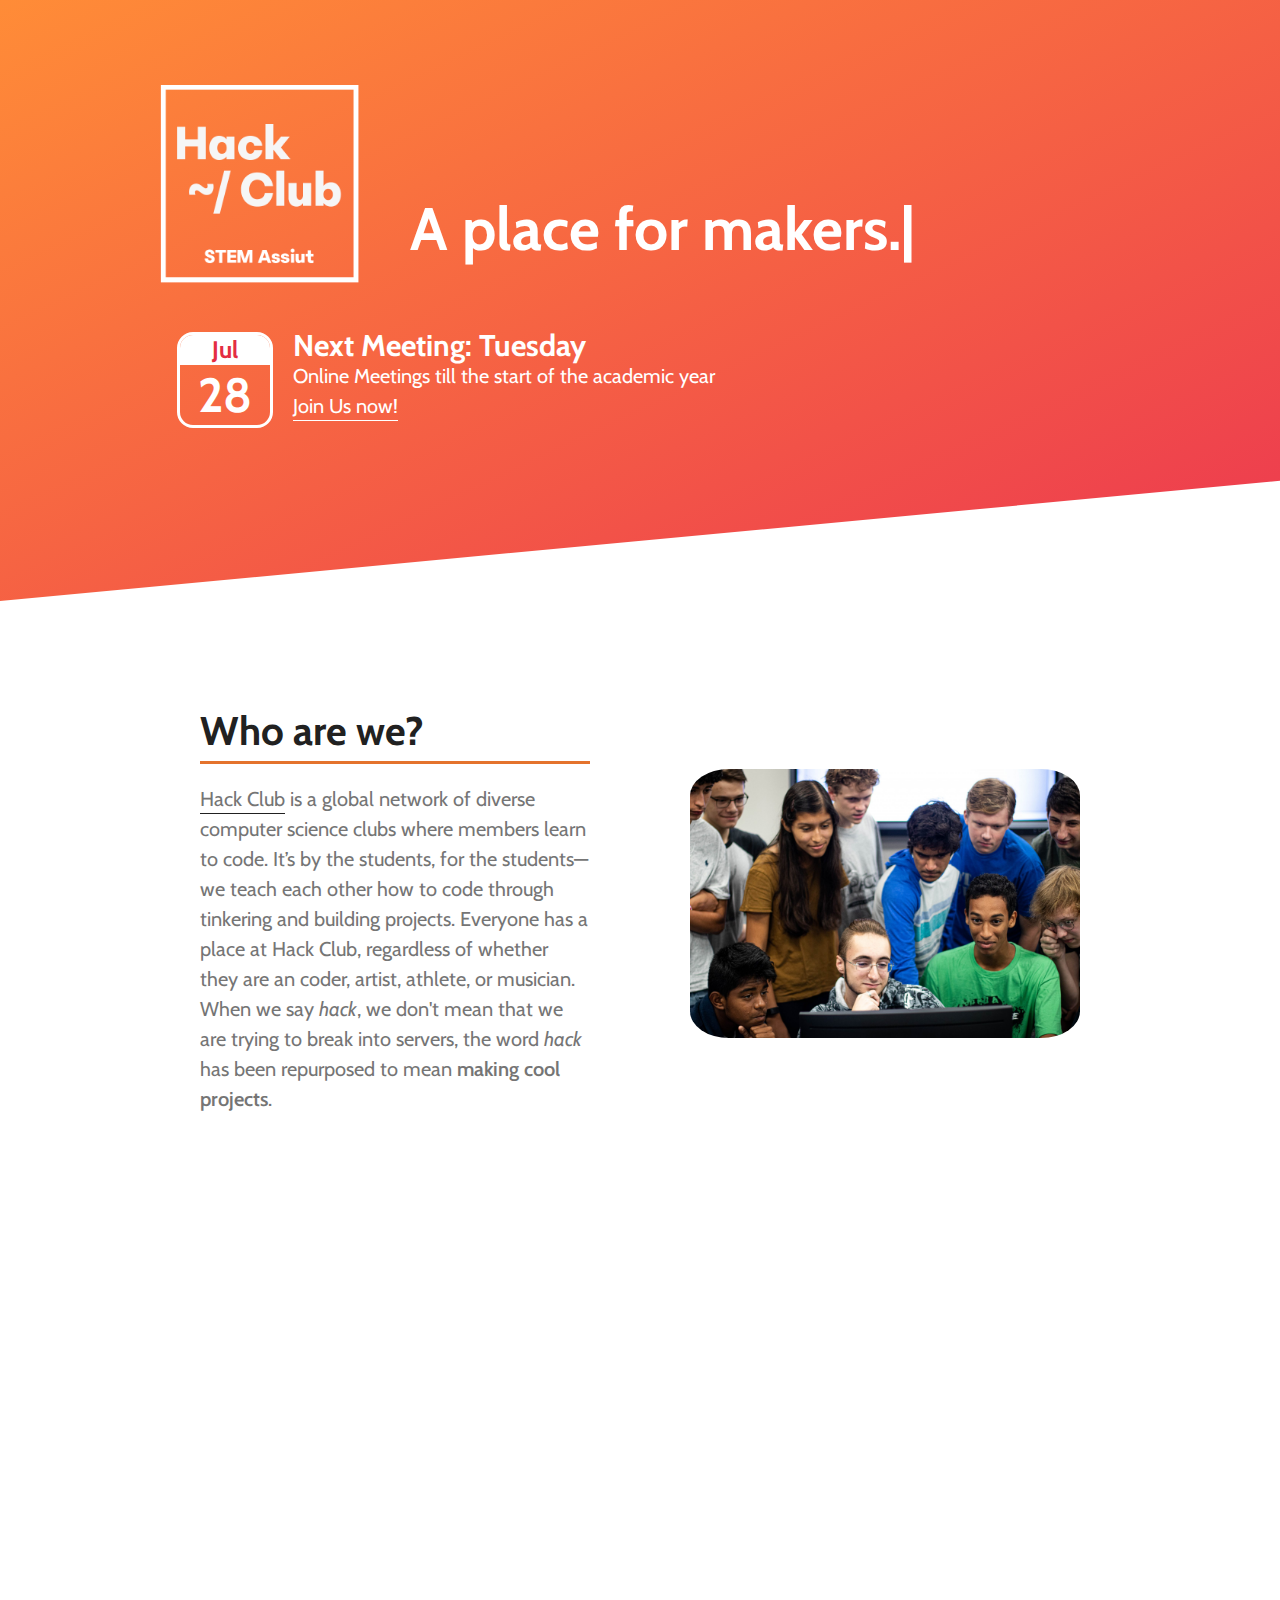
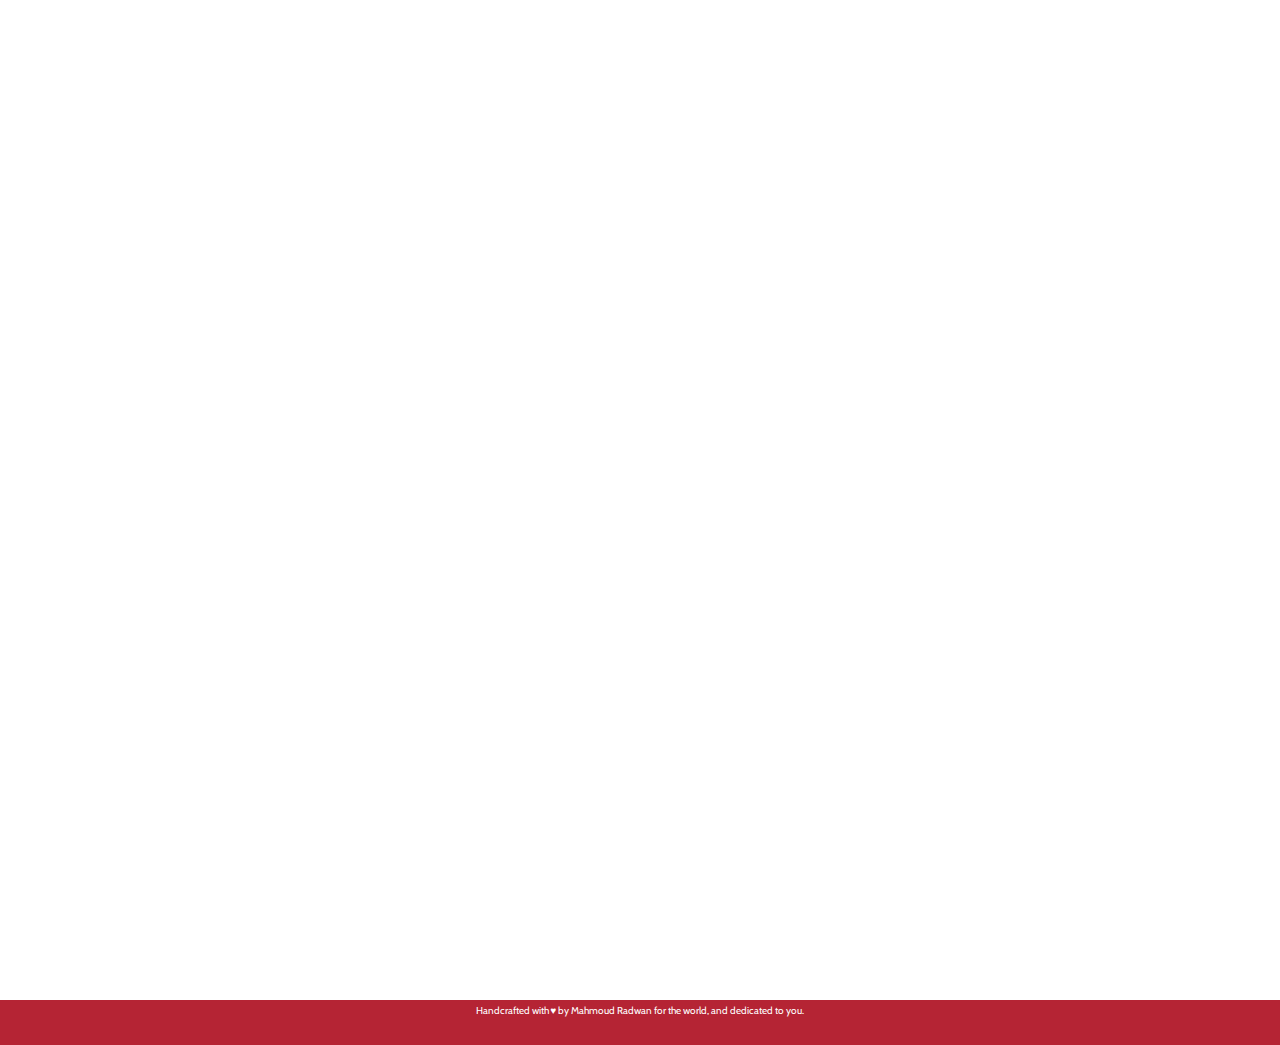
<file: index.html>
<!DOCTYPE html>
<html lang="en">

<head>
    <meta charset="UTF-8">
    <meta name="viewport" content="width=device-width, initial-scale=1.0">
    <meta http-equiv="X-UA-Compatible" content="ie=edge">
    <link rel="shortcut icon" type="image/png" href="images/favicon.ico">

    <link href="https://fonts.googleapis.com/css?family=Cabin:400,400i,600,700&display=swap" rel="stylesheet">

    <link rel="stylesheet" href="css/sal.css">
    <link rel="stylesheet" href="css/styles.css">

    <title>STEM Assiut Hack Club</title>

</head>

<body>
    
 

    <div class="header" style="padding-top: 70px;" data-sal="slide-down" data-sal-duration="800">
        <div class="header--content">
            <img style="display: inline-block; width: 200px; height: 200px; margin-bottom: 25px;
            margin-top: 15px;" src="images/SAHC-Trans.png" 
            class="imglogo" />
            <h1 class="header--text" style="display: inline-block; position: absolute; top: 30%; 
            margin-left: 50px;"
            >A place for <span id="typed" class="typed">makers</span></h1>
            <div class="nextMeeting">
                <div class="calendar">
                    <div id="month">???</div>
                    <div id="day">?</div>
                    <script> //date of next meeting
                        const months = ["Jan", "Feb", "Mar", "Apr", "May", "Jun", "Jul", "Aug", "Sep", "Oct", "Nov", "Dec"];
                    
                        var d = new Date();
                        d.setDate(d.getDate() + ((7-d.getDay())%7+2) % 7); //gets the date of the next Teusday
                        document.getElementById("month").innerHTML=months[d.getMonth()];  //sets in html
                        document.getElementById("day").innerHTML=d.getDate();
                        </script>
                </div>
                <div class="nextMeeting--text">
                    <div class="nextMeeting--text__main">
                        <h3>Next Meeting: Tuesday</h3>
                        <p>Online Meetings till the start of the academic year</p>
                    </div>
                    <div class="nextMeeting--text__reminder">
                        <p><a href="registration.html" target="_blank">Join Us now!</a></p>
                    </div>
                </div>
            </div>
        </div>
    </div>


    <div class="content">
        <div class="about">

            <div class="about--section">
                <div class="about--text">
                    <h2 data-sal="slide-right" data-sal-duration="800">Who are we?</h2>
                    <hr data-sal="slide-right" data-sal-duration="800">

                    <p data-sal="slide-up" data-sal-duration="800"><a href="https://www.hackclub.com" target="_blank">Hack Club</a> is a
                        global network of diverse computer science
                        clubs where members learn to code. It’s by the students, for the students—we teach each other
                        how to code through tinkering and building projects. Everyone has a place at Hack Club,
                        regardless of whether they are an coder, artist, athlete, or musician. When we say <span
                            class="italics">hack</span>, we don't mean that we are trying to break into servers, the
                        word <span class="italics">hack</span> has been repurposed to mean <span class="bold">making
                            cool projects</span>.</p>
                </div>
                <div data-sal="slide-left" data-sal-duration="800">
                    <img src="images/clubImages/studentEating.jpg" alt="Network across the world."
                        class="illustration about--image">
                </div>
            </div>

            <div class="about--section">
                <div>
                    <img src="images/illustrations/undraw_connected_world_wuay.svg" alt="Network across the world." class="illustration"
                                        data-sal="slide-right" data-sal-duration="800">
                </div>
                <div class="about--text">
                    <h2 data-sal="slide-left" data-sal-duration="800">What does Hack Club give you?</h2>
                    <hr data-sal="slide-left" data-sal-duration="800">

                    <p data-sal="slide-up" data-sal-duration="800">For starters, you'll get tons of free, amazingly
                        awesome swag! In addition to the global <a href="https://www.hackclub.com/community" target="_blank">Hack Club
                            Community</a>, you will be able to
                        connect with an amazing alumni network. We will also help you get volunteer opportunities,
                        learn together new soft skills, and of course, the best skill you can ever learn, coding.</p>
                </div>
            </div>

            <div class="about--section">
                <div class="about--text">
                    <h2 data-sal="slide-right" data-sal-duration="800">Why should you join us?</h2>
                    <hr data-sal="slide-right" data-sal-duration="800">

                    <p data-sal="slide-up" data-sal-duration="800">Coding is the closest thing that we have to a
                        superpower. Our generation will be the one to deal with pressing issues, like poverty and
                        climate change (it exists, we promise),
                        and coding enables you to go out and solve those problems. Oh, you don't know how to code? No
                        problem. We will walk you through the ropes from step one.</p>
                </div>
                <div>
                    <img src="images/clubImages/demo.png" alt="Network across the world." class="illustration about--image"
                            data-sal="slide-left" data-sal-duration="800">
                </div>
            </div>

<!--             <div class="about--section">
                <div>
                    <img src="images/illustrations/undraw_trendy_interface_lg8x.svg" alt="Network across the world."
                        class="illustration" data-sal="slide-right" data-sal-duration="800">
                </div>
                <div class="about--text">
                    <h2 data-sal="slide-left" data-sal-duration="800">Want a website?</h2>
                    <hr data-sal="slide-left" data-sal-duration="800">

                    <p data-sal="slide-up" data-sal-duration="800">You've always wanted to make a website for your club
                        - now you can! While this isn't a current priority , we will eventually be making websites for
                        other clubs at <a href="get-a-website.html">yourclubname.westborough.club</a>. Check back later for
                        more details.</p>
                </div>
            </div>
 -->
        </div>
        <div class="resources">
            <div class="resource--item gettingStarted--list" data-sal="slide-right" data-sal-duration="800">
                <h2>Getting Started</h2>
                <ul>
                    <li><a href="https://hackclub.com/community/" target="_blank">Slack</a></li>
                    <li><a href="https://hackclub.com/workshops/preface/" target="_blank">Preface</a></li>
                    <li><a href="https://hackclub.com/workshops/" target="_blank">Workshops</a></li>
                    <li><a href="https://repl.it/" target="_blank">Repl.it</a></li>
                    <li><a href="https://hackclub.com/conduct/" target="_blank">Code of Conduct</a></li>
                </ul>
            </div>
            
        </div>
    </div>
    
    <div class="footer" style="text-align: center;">
        <p style="font-size: x-small;   line-height: 2.5vh;
        ">Handcrafted with &#9829; by Mahmoud Radwan for the world, and
        dedicated to you.</p>
    </div>

    <!-- ----------
        Scripts 
    ---------- -->
    <script src="js/jquery.js"></script>
    <script src="js/typed.js"></script>
    <script src="js/sal.js"></script>
    <!-- typed.js -->
    <script>
        function newTyped() {}
        $(function () {
            $("#typed").typed({
                // Change to edit text
                strings: ["makers.", "coders.", "enthausists.", 
                    "designers.", "thinkers.", "dreamers."
                ],
                typeSpeed: 70,
                backDelay: 900,
                contentType: "html",
                loop: true,
                // loop: !0,
                shuffle: true,
                // shuffle: !0,
                resetCallback: function () {
                    newTyped()
                }
            }), $(".reset").click(function () {
                $("#typed").typed("reset")
            })
        });
    </script>
    <!-- sal.js -->
    <script>
        sal({
            threshold: 0.1,
            once: true,
        });
    </script>

    
    
</body>

</html>
</file>
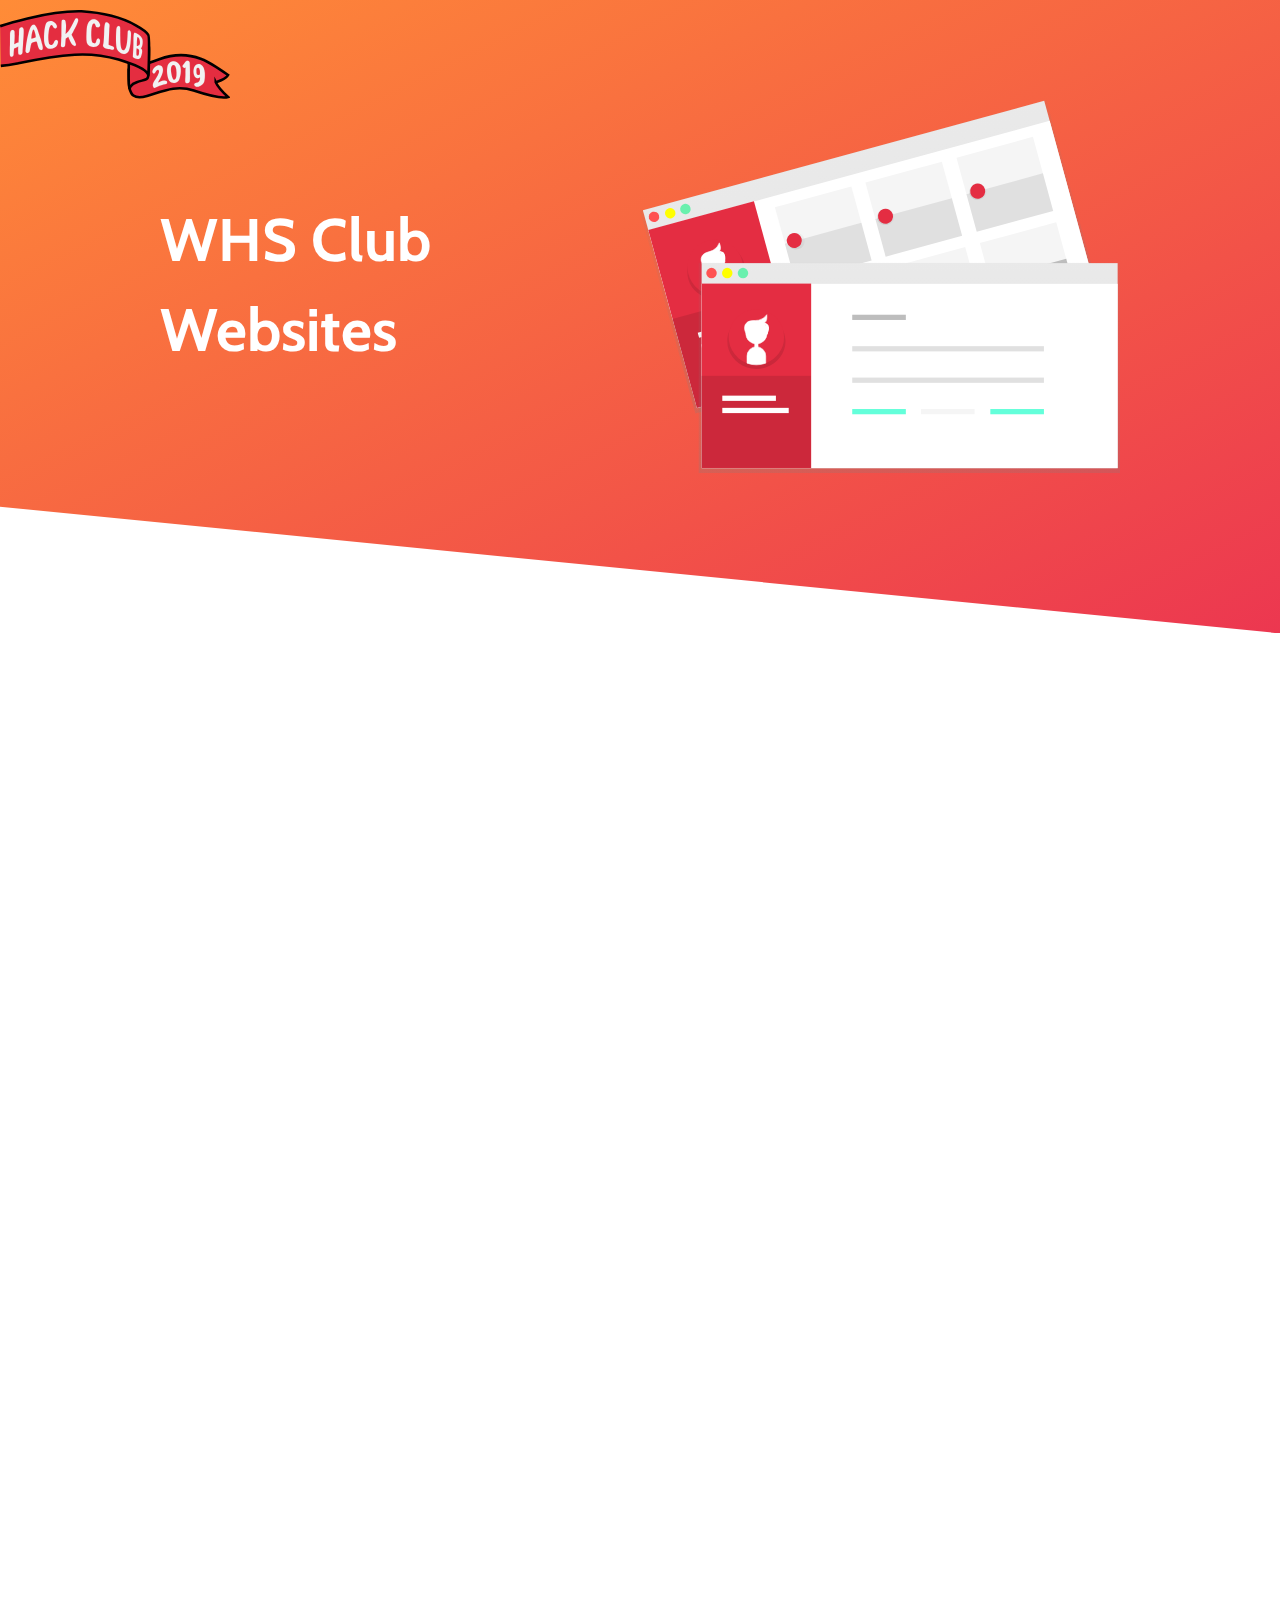
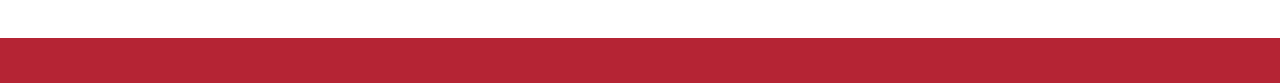
<file: get-a-website.html>
<!DOCTYPE html>
<html lang="en">

<head>
    <meta charset="UTF-8">
    <meta name="viewport" content="width=device-width, initial-scale=1.0">
    <meta http-equiv="X-UA-Compatible" content="ie=edge">
    <link rel="shortcut icon" type="image/png" href="images/whs--logo.png">

    <link href="https://fonts.googleapis.com/css?family=Cabin:400,400i,600,700&display=swap" rel="stylesheet">

    <link rel="stylesheet" href="css/sal.css">
    <link rel="stylesheet" href="css/styles.css">

    <title>Westborough Hack Club</title>
</head>

<body>
    <a href="https://hackclub.com/">
        <img style="position: absolute; top: 10px; left: 0; border: 0; width: 230px; z-index: 999"
            src="images/hackclubAssets/hackclub--flag.svg" alt="Hack Club" data-sal="slide-right" data-sal-duration="800" />
    </a>

    <div class="header header--left header--sideBySide" data-sal="slide-down" data-sal-duration="800">
        <h1>WHS Club Websites</h1>
        <img src="images/illustrations/undraw_tabs_jf82.svg" class="illustration" />
    </div>
    <div class="content">
        <div class="about">

            <div class="about--section">
                <div class="about--text">
                    <p data-sal="slide-up" data-sal-duration="800">Soon, any club at Westborough High School will be
                        able to request to have a custom website built for them. However, we are not offering this
                        service at the moment. Sign up using the form to be one of the first that is notified when you
                        are able to request for a site.</p>
                </div>
                <div class="resource--item" data-sal="slide-left" data-sal-duration="800">
                    <h2>Get Notified</h2>
                    <form action="https://usebasin.com/f/fdcf41052951" method="POST" />
                    <div class="form__group">
                        <input type="text" name="Name" class="form__input" placeholder="Full Name" required>
                        <label class="form__label">Full Name</label>
                    </div>

                    <div class="form__group">
                        <input type="email" name="Email" class="form__input" placeholder="Email" required>
                        <label class="form__label">Email</label>
                    </div>

                    <div class="form__group">
                        <input type="text" name="Club Name" class="form__input" placeholder="Club Name" required>
                        <label class="form__label">Club Name</label>
                    </div>
                    <button type="submit" class="btn">Submit &rarr;</button>
                    </form>
                </div>
            </div>
        </div>
    </div>
    <div class="footer"></div>
    
    <!-- ----------
        Scripts 
    ---------- -->
    <!-- <script src="js/jquery.js"></script>
    <script src="js/typed.js"></script> -->
    <script src="js/sal.js"></script>
    <!-- sal.js -->
    <script>
        sal({
            threshold: 0.5,
            once: true,
        });
    </script>
    <!-- typed.js -->
    <!-- <script>
        function newTyped() {}
        $(function () {
            $("#typed").typed({
                // Change to edit text
                strings: ["makers.", "programmers.", "artists.", "musicians.", "athletes.",
                    "designers.", "thinkers.", "dreamers."
                ],
                typeSpeed: 70,
                backDelay: 900,
                contentType: "html",
                loop: true,
                // loop: !0,
                shuffle: true,
                // shuffle: !0,
                resetCallback: function () {
                    newTyped()
                }
            }), $(".reset").click(function () {
                $("#typed").typed("reset")
            })
        });
    </script> -->
</body>

</html>
</file>
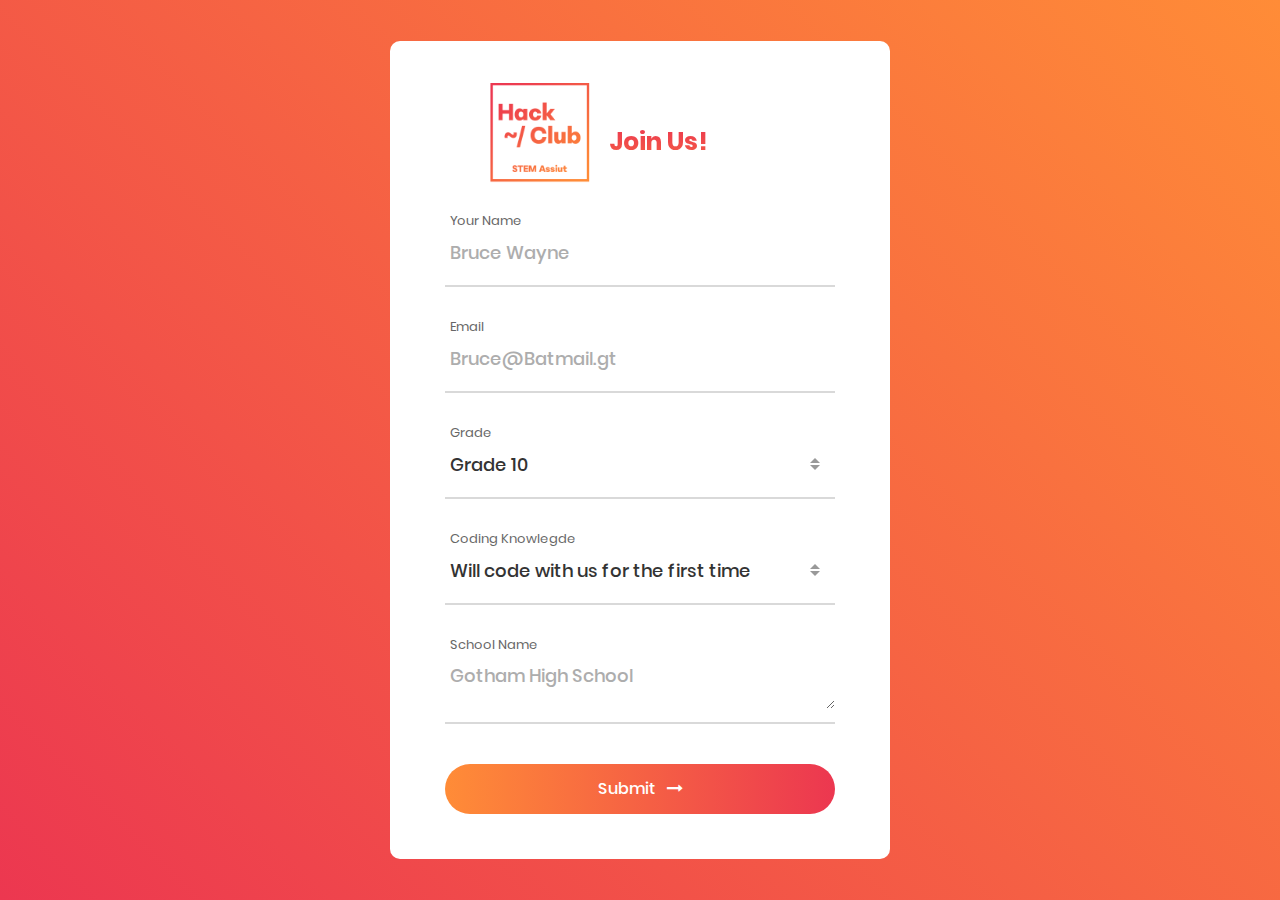
<file: registration.html>
<!DOCTYPE html>
<html lang="en">
<head>
	<title>Register</title>
	<meta charset="UTF-8">
	<meta name="viewport" content="width=device-width, initial-scale=1">
<!--===============================================================================================-->
	<link rel="icon" type="image/png" href="images/SAHC.png"/>
<!--===============================================================================================-->
	<link rel="stylesheet" type="text/css" href="vendor/bootstrap/css/bootstrap.min.css">
<!--===============================================================================================-->
	<link rel="stylesheet" type="text/css" href="fonts/font-awesome-4.7.0/css/font-awesome.min.css">
<!--===============================================================================================-->
	<link rel="stylesheet" type="text/css" href="vendor/animate/animate.css">
<!--===============================================================================================-->
	<link rel="stylesheet" type="text/css" href="vendor/css-hamburgers/hamburgers.min.css">
<!--===============================================================================================-->
	<link rel="stylesheet" type="text/css" href="vendor/animsition/css/animsition.min.css">
<!--===============================================================================================-->
	<link rel="stylesheet" type="text/css" href="vendor/select2/select2.min.css">
<!--===============================================================================================-->
	<link rel="stylesheet" type="text/css" href="vendor/daterangepicker/daterangepicker.css">
<!--===============================================================================================-->
	<link rel="stylesheet" type="text/css" href="css/util.css">
	<link rel="stylesheet" type="text/css" href="css/main.css">
<!--===============================================================================================-->
</head>
<body>


	<div class="container-contact100">
		<div class="wrap-contact100">
			<form class="contact100-form validate-form" action="https://formspree.io/xvowwnpb" method="post"
			onsubmit="return formValidation()">
			<img style="display: inline-block; height:100px; margin-bottom: 25px; margin-left: 45px;
			" src="images/SAHC-Reg.png" >

				<span class="contact100-form-title"
				style="  background: -webkit-linear-gradient(#ec3750, #ff8c37);
				  -webkit-background-clip: text;
  				 -webkit-text-fill-color: transparent;"	>
					Join Us!
				</span>

				<div class="wrap-input100 validate-input" data-validate="Name is required">
					<span class="label-input100">Your Name</span>
					<input class="input100" type="text" name="name" placeholder="Bruce Wayne">
					<span class="focus-input100"></span>
				</div>

				<div class="wrap-input100 validate-input" data-validate = "Valid email is required: ex@abc.xyz">
					<span class="label-input100">Email</span>
					<input class="input100" type="text" name="email" placeholder="Bruce@Batmail.gt">
					<span class="focus-input100"></span>
				</div>

				<div class="wrap-input100 input100-select">
					<span class="label-input100">Grade</span>
					<div>
						<select class="selection-2" name="Grade">
							<option>Grade 10</option>
							<option>Grade 11</option>
							<option>Grade 12</option>
							<option>Undergrad</option>
						</select>
					</div>
					<span class="focus-input100"></span>
				</div>

				<div class="wrap-input100 input100-select">
					<span class="label-input100">Coding Knowlegde</span>
					<div>
						<select class="selection-2" name="Expereince">
							<option>Will code with us for the first time</option>
							<option>Beginner</option>
							<option>Intermediate</option>
							<option>Expereinced</option>
						</select>
					</div>
					<span class="focus-input100"></span>
				</div>

				<div class="wrap-input100 validate-input" data-validate = "School is required">
					<span class="label-input100">School Name</span>
					<textarea class="input100" name="school" placeholder="Gotham High School"></textarea>
					<span class="focus-input100"></span>
				</div>

				<div class="container-contact100-form-btn">
					<div class="wrap-contact100-form-btn">
						<div class="contact100-form-bgbtn"></div>
						<button class="contact100-form-btn" type="submit" value="Submit">
							<span>
								Submit
								<i class="fa fa-long-arrow-right m-l-7" aria-hidden="true"></i>
							</span>
						</button>
					</div>
				</div>
			</form>
		</div>
	</div>



	<div id="dropDownSelect1"></div>

<!--===============================================================================================-->
	<script src="vendor/jquery/jquery-3.2.1.min.js"></script>
<!--===============================================================================================-->
	<script src="vendor/animsition/js/animsition.min.js"></script>
<!--===============================================================================================-->
	<script src="vendor/bootstrap/js/popper.js"></script>
	<script src="vendor/bootstrap/js/bootstrap.min.js"></script>
<!--===============================================================================================-->
	<script src="vendor/select2/select2.min.js"></script>
	<script>
		$(".selection-2").select2({
			minimumResultsForSearch: 20,
			dropdownParent: $('#dropDownSelect1')
		});
	</script>
<!--===============================================================================================-->
	<script src="vendor/daterangepicker/moment.min.js"></script>
	<script src="vendor/daterangepicker/daterangepicker.js"></script>
<!--===============================================================================================-->
	<script src="vendor/countdowntime/countdowntime.js"></script>
<!--===============================================================================================-->
	<script src="js/main.js"></script>

	<!-- Global site tag (gtag.js) - Google Analytics -->
<script async src="https://www.googletagmanager.com/gtag/js?id=UA-23581568-13"></script>
<script>
  window.dataLayer = window.dataLayer || [];
  function gtag(){dataLayer.push(arguments);}
  gtag('js', new Date());

  gtag('config', 'UA-23581568-13');
</script>

</body>
</html>
</file>
<file: css/sal.css>
[data-sal] {
    -webkit-transition-delay: 0s;
    transition-delay: 0s
}

[data-sal],
[data-sal][data-sal-duration="200"] {
    -webkit-transition-duration: .2s;
    transition-duration: .2s
}

[data-sal][data-sal-duration="250"] {
    -webkit-transition-duration: .25s;
    transition-duration: .25s
}

[data-sal][data-sal-duration="300"] {
    -webkit-transition-duration: .3s;
    transition-duration: .3s
}

[data-sal][data-sal-duration="350"] {
    -webkit-transition-duration: .35s;
    transition-duration: .35s
}

[data-sal][data-sal-duration="400"] {
    -webkit-transition-duration: .4s;
    transition-duration: .4s
}

[data-sal][data-sal-duration="450"] {
    -webkit-transition-duration: .45s;
    transition-duration: .45s
}

[data-sal][data-sal-duration="500"] {
    -webkit-transition-duration: .5s;
    transition-duration: .5s
}

[data-sal][data-sal-duration="550"] {
    -webkit-transition-duration: .55s;
    transition-duration: .55s
}

[data-sal][data-sal-duration="600"] {
    -webkit-transition-duration: .6s;
    transition-duration: .6s
}

[data-sal][data-sal-duration="650"] {
    -webkit-transition-duration: .65s;
    transition-duration: .65s
}

[data-sal][data-sal-duration="700"] {
    -webkit-transition-duration: .7s;
    transition-duration: .7s
}

[data-sal][data-sal-duration="750"] {
    -webkit-transition-duration: .75s;
    transition-duration: .75s
}

[data-sal][data-sal-duration="800"] {
    -webkit-transition-duration: .8s;
    transition-duration: .8s
}

[data-sal][data-sal-duration="850"] {
    -webkit-transition-duration: .85s;
    transition-duration: .85s
}

[data-sal][data-sal-duration="900"] {
    -webkit-transition-duration: .9s;
    transition-duration: .9s
}

[data-sal][data-sal-duration="950"] {
    -webkit-transition-duration: .95s;
    transition-duration: .95s
}

[data-sal][data-sal-duration="1000"] {
    -webkit-transition-duration: 1s;
    transition-duration: 1s
}

[data-sal][data-sal-duration="1050"] {
    -webkit-transition-duration: 1.05s;
    transition-duration: 1.05s
}

[data-sal][data-sal-duration="1100"] {
    -webkit-transition-duration: 1.1s;
    transition-duration: 1.1s
}

[data-sal][data-sal-duration="1150"] {
    -webkit-transition-duration: 1.15s;
    transition-duration: 1.15s
}

[data-sal][data-sal-duration="1200"] {
    -webkit-transition-duration: 1.2s;
    transition-duration: 1.2s
}

[data-sal][data-sal-duration="1250"] {
    -webkit-transition-duration: 1.25s;
    transition-duration: 1.25s
}

[data-sal][data-sal-duration="1300"] {
    -webkit-transition-duration: 1.3s;
    transition-duration: 1.3s
}

[data-sal][data-sal-duration="1350"] {
    -webkit-transition-duration: 1.35s;
    transition-duration: 1.35s
}

[data-sal][data-sal-duration="1400"] {
    -webkit-transition-duration: 1.4s;
    transition-duration: 1.4s
}

[data-sal][data-sal-duration="1450"] {
    -webkit-transition-duration: 1.45s;
    transition-duration: 1.45s
}

[data-sal][data-sal-duration="1500"] {
    -webkit-transition-duration: 1.5s;
    transition-duration: 1.5s
}

[data-sal][data-sal-duration="1550"] {
    -webkit-transition-duration: 1.55s;
    transition-duration: 1.55s
}

[data-sal][data-sal-duration="1600"] {
    -webkit-transition-duration: 1.6s;
    transition-duration: 1.6s
}

[data-sal][data-sal-duration="1650"] {
    -webkit-transition-duration: 1.65s;
    transition-duration: 1.65s
}

[data-sal][data-sal-duration="1700"] {
    -webkit-transition-duration: 1.7s;
    transition-duration: 1.7s
}

[data-sal][data-sal-duration="1750"] {
    -webkit-transition-duration: 1.75s;
    transition-duration: 1.75s
}

[data-sal][data-sal-duration="1800"] {
    -webkit-transition-duration: 1.8s;
    transition-duration: 1.8s
}

[data-sal][data-sal-duration="1850"] {
    -webkit-transition-duration: 1.85s;
    transition-duration: 1.85s
}

[data-sal][data-sal-duration="1900"] {
    -webkit-transition-duration: 1.9s;
    transition-duration: 1.9s
}

[data-sal][data-sal-duration="1950"] {
    -webkit-transition-duration: 1.95s;
    transition-duration: 1.95s
}

[data-sal][data-sal-duration="2000"] {
    -webkit-transition-duration: 2s;
    transition-duration: 2s
}

[data-sal][data-sal-delay="50"] {
    -webkit-transition-delay: .05s;
    transition-delay: .05s
}

[data-sal][data-sal-delay="100"] {
    -webkit-transition-delay: .1s;
    transition-delay: .1s
}

[data-sal][data-sal-delay="150"] {
    -webkit-transition-delay: .15s;
    transition-delay: .15s
}

[data-sal][data-sal-delay="200"] {
    -webkit-transition-delay: .2s;
    transition-delay: .2s
}

[data-sal][data-sal-delay="250"] {
    -webkit-transition-delay: .25s;
    transition-delay: .25s
}

[data-sal][data-sal-delay="300"] {
    -webkit-transition-delay: .3s;
    transition-delay: .3s
}

[data-sal][data-sal-delay="350"] {
    -webkit-transition-delay: .35s;
    transition-delay: .35s
}

[data-sal][data-sal-delay="400"] {
    -webkit-transition-delay: .4s;
    transition-delay: .4s
}

[data-sal][data-sal-delay="450"] {
    -webkit-transition-delay: .45s;
    transition-delay: .45s
}

[data-sal][data-sal-delay="500"] {
    -webkit-transition-delay: .5s;
    transition-delay: .5s
}

[data-sal][data-sal-delay="550"] {
    -webkit-transition-delay: .55s;
    transition-delay: .55s
}

[data-sal][data-sal-delay="600"] {
    -webkit-transition-delay: .6s;
    transition-delay: .6s
}

[data-sal][data-sal-delay="650"] {
    -webkit-transition-delay: .65s;
    transition-delay: .65s
}

[data-sal][data-sal-delay="700"] {
    -webkit-transition-delay: .7s;
    transition-delay: .7s
}

[data-sal][data-sal-delay="750"] {
    -webkit-transition-delay: .75s;
    transition-delay: .75s
}

[data-sal][data-sal-delay="800"] {
    -webkit-transition-delay: .8s;
    transition-delay: .8s
}

[data-sal][data-sal-delay="850"] {
    -webkit-transition-delay: .85s;
    transition-delay: .85s
}

[data-sal][data-sal-delay="900"] {
    -webkit-transition-delay: .9s;
    transition-delay: .9s
}

[data-sal][data-sal-delay="950"] {
    -webkit-transition-delay: .95s;
    transition-delay: .95s
}

[data-sal][data-sal-delay="1000"] {
    -webkit-transition-delay: 1s;
    transition-delay: 1s
}

[data-sal][data-sal-easing=linear] {
    -webkit-transition-timing-function: linear;
    transition-timing-function: linear
}

[data-sal][data-sal-easing=ease] {
    -webkit-transition-timing-function: ease;
    transition-timing-function: ease
}

[data-sal][data-sal-easing=ease-in] {
    -webkit-transition-timing-function: ease-in;
    transition-timing-function: ease-in
}

[data-sal][data-sal-easing=ease-out] {
    -webkit-transition-timing-function: ease-out;
    transition-timing-function: ease-out
}

[data-sal][data-sal-easing=ease-in-out] {
    -webkit-transition-timing-function: ease-in-out;
    transition-timing-function: ease-in-out
}

[data-sal][data-sal-easing=ease-in-cubic] {
    -webkit-transition-timing-function: cubic-bezier(.55, .055, .675, .19);
    transition-timing-function: cubic-bezier(.55, .055, .675, .19)
}

[data-sal][data-sal-easing=ease-out-cubic] {
    -webkit-transition-timing-function: cubic-bezier(.215, .61, .355, 1);
    transition-timing-function: cubic-bezier(.215, .61, .355, 1)
}

[data-sal][data-sal-easing=ease-in-out-cubic] {
    -webkit-transition-timing-function: cubic-bezier(.645, .045, .355, 1);
    transition-timing-function: cubic-bezier(.645, .045, .355, 1)
}

[data-sal][data-sal-easing=ease-in-circ] {
    -webkit-transition-timing-function: cubic-bezier(.6, .04, .98, .335);
    transition-timing-function: cubic-bezier(.6, .04, .98, .335)
}

[data-sal][data-sal-easing=ease-out-circ] {
    -webkit-transition-timing-function: cubic-bezier(.075, .82, .165, 1);
    transition-timing-function: cubic-bezier(.075, .82, .165, 1)
}

[data-sal][data-sal-easing=ease-in-out-circ] {
    -webkit-transition-timing-function: cubic-bezier(.785, .135, .15, .86);
    transition-timing-function: cubic-bezier(.785, .135, .15, .86)
}

[data-sal][data-sal-easing=ease-in-expo] {
    -webkit-transition-timing-function: cubic-bezier(.95, .05, .795, .035);
    transition-timing-function: cubic-bezier(.95, .05, .795, .035)
}

[data-sal][data-sal-easing=ease-out-expo] {
    -webkit-transition-timing-function: cubic-bezier(.19, 1, .22, 1);
    transition-timing-function: cubic-bezier(.19, 1, .22, 1)
}

[data-sal][data-sal-easing=ease-in-out-expo] {
    -webkit-transition-timing-function: cubic-bezier(1, 0, 0, 1);
    transition-timing-function: cubic-bezier(1, 0, 0, 1)
}

[data-sal][data-sal-easing=ease-in-quad] {
    -webkit-transition-timing-function: cubic-bezier(.55, .085, .68, .53);
    transition-timing-function: cubic-bezier(.55, .085, .68, .53)
}

[data-sal][data-sal-easing=ease-out-quad] {
    -webkit-transition-timing-function: cubic-bezier(.25, .46, .45, .94);
    transition-timing-function: cubic-bezier(.25, .46, .45, .94)
}

[data-sal][data-sal-easing=ease-in-out-quad] {
    -webkit-transition-timing-function: cubic-bezier(.455, .03, .515, .955);
    transition-timing-function: cubic-bezier(.455, .03, .515, .955)
}

[data-sal][data-sal-easing=ease-in-quart] {
    -webkit-transition-timing-function: cubic-bezier(.895, .03, .685, .22);
    transition-timing-function: cubic-bezier(.895, .03, .685, .22)
}

[data-sal][data-sal-easing=ease-out-quart] {
    -webkit-transition-timing-function: cubic-bezier(.165, .84, .44, 1);
    transition-timing-function: cubic-bezier(.165, .84, .44, 1)
}

[data-sal][data-sal-easing=ease-in-out-quart] {
    -webkit-transition-timing-function: cubic-bezier(.77, 0, .175, 1);
    transition-timing-function: cubic-bezier(.77, 0, .175, 1)
}

[data-sal][data-sal-easing=ease-in-quint] {
    -webkit-transition-timing-function: cubic-bezier(.755, .05, .855, .06);
    transition-timing-function: cubic-bezier(.755, .05, .855, .06)
}

[data-sal][data-sal-easing=ease-out-quint] {
    -webkit-transition-timing-function: cubic-bezier(.23, 1, .32, 1);
    transition-timing-function: cubic-bezier(.23, 1, .32, 1)
}

[data-sal][data-sal-easing=ease-in-out-quint] {
    -webkit-transition-timing-function: cubic-bezier(.86, 0, .07, 1);
    transition-timing-function: cubic-bezier(.86, 0, .07, 1)
}

[data-sal][data-sal-easing=ease-in-sine] {
    -webkit-transition-timing-function: cubic-bezier(.47, 0, .745, .715);
    transition-timing-function: cubic-bezier(.47, 0, .745, .715)
}

[data-sal][data-sal-easing=ease-out-sine] {
    -webkit-transition-timing-function: cubic-bezier(.39, .575, .565, 1);
    transition-timing-function: cubic-bezier(.39, .575, .565, 1)
}

[data-sal][data-sal-easing=ease-in-out-sine] {
    -webkit-transition-timing-function: cubic-bezier(.445, .05, .55, .95);
    transition-timing-function: cubic-bezier(.445, .05, .55, .95)
}

[data-sal][data-sal-easing=ease-in-back] {
    -webkit-transition-timing-function: cubic-bezier(.6, -.28, .735, .045);
    transition-timing-function: cubic-bezier(.6, -.28, .735, .045)
}

[data-sal][data-sal-easing=ease-out-back] {
    -webkit-transition-timing-function: cubic-bezier(.175, .885, .32, 1.275);
    transition-timing-function: cubic-bezier(.175, .885, .32, 1.275)
}

[data-sal][data-sal-easing=ease-in-out-back] {
    -webkit-transition-timing-function: cubic-bezier(.68, -.55, .265, 1.55);
    transition-timing-function: cubic-bezier(.68, -.55, .265, 1.55)
}

[data-sal|=fade] {
    opacity: 0;
    -webkit-transition-property: opacity;
    transition-property: opacity
}

[data-sal|=fade].sal-animate,
body.sal-disabled [data-sal|=fade] {
    opacity: 1
}

[data-sal|=slide] {
    opacity: 0;
    -webkit-transition-property: opacity, -webkit-transform;
    transition-property: opacity, -webkit-transform;
    transition-property: opacity, transform;
    transition-property: opacity, transform, -webkit-transform
}

[data-sal=slide-up] {
    -webkit-transform: translateY(20%);
    transform: translateY(20%)
}

[data-sal=slide-down] {
    -webkit-transform: translateY(-20%);
    transform: translateY(-20%)
}

[data-sal=slide-left] {
    -webkit-transform: translateX(20%);
    transform: translateX(20%)
}

[data-sal=slide-right] {
    -webkit-transform: translateX(-20%);
    transform: translateX(-20%)
}

[data-sal|=slide].sal-animate,
body.sal-disabled [data-sal|=slide] {
    opacity: 1;
    -webkit-transform: none;
    transform: none
}

[data-sal|=zoom] {
    opacity: 0;
    -webkit-transition-property: opacity, -webkit-transform;
    transition-property: opacity, -webkit-transform;
    transition-property: opacity, transform;
    transition-property: opacity, transform, -webkit-transform
}

[data-sal=zoom-in] {
    -webkit-transform: scale(.5);
    transform: scale(.5)
}

[data-sal=zoom-out] {
    -webkit-transform: scale(1.1);
    transform: scale(1.1)
}

[data-sal|=zoom].sal-animate,
body.sal-disabled [data-sal|=zoom] {
    opacity: 1;
    -webkit-transform: none;
    transform: none
}

[data-sal|=flip] {
    -webkit-backface-visibility: hidden;
    backface-visibility: hidden;
    -webkit-transition-property: -webkit-transform;
    transition-property: -webkit-transform;
    transition-property: transform;
    transition-property: transform, -webkit-transform
}

[data-sal=flip-left] {
    -webkit-transform: perspective(2000px) rotateY(-91deg);
    transform: perspective(2000px) rotateY(-91deg)
}

[data-sal=flip-right] {
    -webkit-transform: perspective(2000px) rotateY(91deg);
    transform: perspective(2000px) rotateY(91deg)
}

[data-sal=flip-up] {
    -webkit-transform: perspective(2000px) rotateX(-91deg);
    transform: perspective(2000px) rotateX(-91deg)
}

[data-sal=flip-down] {
    -webkit-transform: perspective(2000px) rotateX(91deg);
    transform: perspective(2000px) rotateX(91deg)
}

[data-sal|=flip].sal-animate,
body.sal-disabled [data-sal|=flip] {
    -webkit-transform: none;
    transform: none
}

/*# sourceMappingURL=sal.css.map*/
</file>
<file: css/styles.css>
:root {
  --color--text: #ffffff;
  --color--text__primary: #212121;
  --color--text__secondary: #757575;
  --color--divider: #bdbdbd;

  /* ----------
    Primary Teal with Red Accent 
    ---------- */
  /* --color--primary: #009688;
  --color--primary__dark: #00796b;
  --color--primary__light: #b2dfdb;
  --color--accent: #ff5252; */

  /* ----------
    Primary Red with Hack Club Orange Accent 
    ---------- */
  --color--primary: #e42d42;
  --color--primary__dark: #b52434;
  --color--primary__light: #ffcdd2;
  --color--accent: #e4732d;

  /* ----------
    Primary Deep Purple with Purple Accent 
    ---------- */
  /* --color--primary: #673AB7;
    --color--primary__dark: #512DA8;
    --color--primary__light: #D1C4E9;
    --color--accent: #E040FB;  */

  /* ----------
    Primary Cyan with Blue Accent 
    ---------- */
  /* --color--primary: #00BCD4;
    --color--primary__dark: #0097A7;
    --color--primary__light: #B2EBF2; 
    --color--accent: #448AFF;  */

  /* ----------
    Primary Indigo with Blue Accent 
    ---------- */
  /* --color--primary: #3F51B5;
    --color--primary__dark: #303F9F;
    --color--primary__light: #C5CAE9;
    --color--accent: #448AFF;  */

  /* ----------
    Primary Green with Light Green Accent 
    ---------- */
  /* --color--primary: #4CAF50;
    --color--primary__dark: #388E3C;
    --color--primary__light: #C8E6C9;
    --color--accent: #8BC34A;  */

  /* ----------
    Primary Amber with Yellow Accent 
    ---------- */
  /* --color--primary: #FFC107;
    --color--primary__dark: #FFA000;
    --color--primary__light: #FFECB3;
    --color--accent: #FFEB3B;  */

  /* ----------
    Primary Deep Orange with Orange Accent 
    ---------- */
  /* --color--primary: #FF5722;
    --color--primary__dark: #E64A19;
    --color--primary__light: #FFCCBC;
    --color--accent: #FF9800;  */

  /* ----------
    Primary Blue Grey with Grey Accent 
    ---------- */
  /* --color--primary: #607D8B;
    --color--primary__dark: #455A64;
    --color--primary__light: #CFD8DC;
    --color--accent: #9E9E9E;  */
}

* {
  margin: 0;
  padding: 0;
  box-sizing: border-box;
}

body {
  font-family: 'Cabin', sans-serif;
  font-weight: 400;
  font-size: 1.25em;
  line-height: 1.5;
  color: var(--color--text);
}

h1 {
  font-style: normal;
  font-weight: 800;
  font-size: 3em;
  line-height: 1.5;
  margin: 0.25rem 0 0.5rem 0;
}

h2 {
  font-style: normal;
  font-weight: bold;
  font-size: 2em;
  line-height: 1.5;
  color: var(--color--text__primary);
  /* margin-bottom: 20px; */
}

h3 {
  font-style: normal;
  font-weight: bold;
  font-size: 1.5em;
  line-height: 0.5;
  margin-bottom: 0.5rem;
}

h4 {
  font-style: normal;
  font-weight: 600;
  font-size: 1.25em;
  line-height: 0.25;
  color: var(--color--primary__light);
}

a,
a:visited,
a:hover,
a:active {
  color: inherit;
  text-decoration: none;

  border-bottom: 1px solid var(--color--text);
  padding-bottom: 2px;
}

.about a,
.about a:visited,
.about a:hover,
.about a:active {
  border-color: var(--color--text__primary);
}

ul {
  list-style-type: none;
  display: flex;
  flex-direction: column;
  justify-content: space-evenly;
  align-items: center;
}

hr {
  border-color: var(--color--accent);
  border-image: none;
  border-style: solid none none;
  border-width: 3px 0 0;

  margin-bottom: 1em;
}

.italics {
  font-style: italic;
}

.bold {
  font-weight: 600;
}

/* ----------
Header
---------- */

.header {
  background-image: linear-gradient(
    to right bottom, #ff8c37,
    #ec3750 
  );
  position: relative;
  -webkit-clip-path: polygon(0 0, 100% 0, 100% 80%, 0% 100%);
  clip-path: polygon(0 0, 100% 0, 100% 80%, 0% 100%);
  padding: 10rem;
  display: flex;
  flex-direction: row;
}

.header--content {
  max-width: 24rem;
  white-space: nowrap;
}

.typed {
  display: inline;
}

.header--sideBySide {
  display: flex;
  flex-direction: row;
  justify-content: center;
  align-content: center;
  align-items: center;

  padding-top: 5em;
}

.header--left {
  -webkit-clip-path: polygon(0 0, 100% 0, 100% 100%, 0% 80%);
  clip-path: polygon(0 0, 100% 0, 100% 100%, 0% 80%);
}

.header--sideBySide .illustration {
  max-width: 50%;
  max-height: auto;
  margin-left: 3em;
}

.nextMeeting {
  display: flex;
  justify-content: flex-start;
  padding: 0;
  align-items: center;
}

.calendar {
  flex-direction: column;
  flex-shrink: 0;
  overflow: hidden;
  text-align: center;
  width: 96px;
  height: 96px;
  border-color: var(--color--text);
  border-style: solid;
  border-width: 3px;
  border-radius: 16px;
  font-weight: 800;
  margin-left: 17px;
}

#month {
  line-height: 1;
  background-color: var(--color--text);
  color: var(--color--primary);
  font-size: 1.5rem;
  padding: 0.2rem 0;
}

#day {
  line-height: 1.25;
  font-size: 3rem;
  color: var(--color--text);
}

.nextMeeting--text {
  display: flex;
  flex-direction: column;
  justify-content: space-between;
  margin-top: 1em;
  margin-bottom: 1em;
  margin-left: 1em;
}

.NextMeeting--text__reminder {
  font-weight: 700;
  /* margin-bottom: 0.3rem; */
}

/* ----------
Content 
----------*/

.content {
  margin: 5em;
  padding: 5em;
  padding-top: 0;
  color: var(--color--text__primary);
  overflow: hidden;
}

.about--section {
  display: grid;
  grid-template-columns: 5fr 5fr;
  grid-column-gap: 5em;
  margin:  0;

  justify-items: center;
  align-items: center;
}

.about--text {
  color: var(--color--text__secondary);
  /* width: 600px; */
  display: flex;
  flex-direction: column;
  justify-content: center;
}

.illustration {
  transition: 0.15s;
  max-width: 100%;
  max-height: auto;
}

.illustration:hover {
  transform: scale(1.05);
  transition: 0.15s;
  z-index: 100;
}

.about--image {
  border-radius: 10%;
}

.resources {
  display: flex;
  flex-direction: row;
  flex-wrap: wrap;
  height: 100%;
  justify-content: space-around;
  margin: 5em auto;
  margin-bottom: 0;
  text-align: center;
  color: var(--color--text);
}

.resource--item {
  background-image: linear-gradient(
      to right bottom,
      var(--color--accent),
      var(--color--primary)
    ),
    url();
  border-radius: 0.8em;
  width: 48%;
  padding: 2em 1.8em;
  margin: 3em auto;
  vertical-align: middle;
}

.gettingStarted--list {
  display: flex;
  flex-direction: column;
  justify-content: baseline;
}

.resource--item h2 {
  margin-bottom: 1em;
  text-align: center;
  color: var(--color--text);
}

.form__group {
  text-align: left;
  color: var(--color--text);
}

.form__input {
  font-size: 1em;
  font-family: inherit;
  padding: 0.5em 0;
  color: inherit;
  border-radius: 0.1em;
  background-color: rgba(255, 255, 255, 0);
  border: none;
  border-bottom: 3px solid var(--color--text);
  width: 100%;
  transition: all 0.3s;
  outline: none;
}

.form__input::-webkit-input-placeholder {
  color: var(--color--text);
}

.form__label {
  font-size: 1em;
  font-weight: 400;
  margin-left: 0px;
  margin-top: 0.2em;
  margin-bottom: 0.5em;
  display: block;
  transition: all 0.3s;
  color: rgba(255, 255, 255, 0.8);
}

.form__input:placeholder-shown + .form__label {
  opacity: 0;
  visibility: hidden;
  transform: translateY(-4rem);
}

.btn {
  /* Clearing default button styles */
  font-size: 100%;
  font-family: inherit;
  border: 0;
  padding: 0;
  background-color: rgba(255, 255, 255, 0);

  color: var(--color--text);
  border: var(--color--text) solid 2px;
  padding: 0.5em;
  border-radius: 0.8em;
  /* width: 100%; */
  width: 50%;

  word-spacing: 0.5em;
}

.btn:hover {
  cursor: pointer;
}

.footer {
  height: 5vh;
  background-color: var(--color--primary__dark);
}

/* ----------
Media Queries
---------- */

@media (max-width: 75rem) {
  .header {
    padding: 8em 1.5em;
  }

  .header--sideBySide {
    flex-direction: column;
    justify-content: center;
    align-items: center;
  }




  .header--sideBySide .illustration {
    max-height: 60vh;
    max-width: auto;
    margin-left: 0;
  }

  .about--section {
    display: flex;
    flex-direction: column;
  }

  .about--section:nth-child(even) {
    flex-direction: column-reverse;
  }

  .illustration {
    margin-top: 1.5em;
  }
  .resource--item {
    /* width: 20em; */
    width: 100%;
    /* min-width: 20em; */
  }
}

@media (max-width: 64rem) {
  /* h1 {
        height: 120px;
    } */

    

  .header--content {
    white-space: normal;
    text-align: center;
    
  }

  .header--welcome {
  }

  hr {
    width: auto;
  }

  h4 {
    line-height: 1.25em;
  }

  h3 {
    line-height: 1;
  }

  h1 {
    font-size: 2.5em;
    line-height: 1.125;
  }

  .header--text {
    /* Weird hack to force the changing text onto second line. */
    max-width: 5em;
    margin-left: 0px !important;
    position: relative !important;  
    display: block ;
  }

  .imglogo{
    display: block !important;
    margin-left: auto;
    margin-right: auto;
    width: 50%;
  
  }

  .content {
    margin: 5em 0.75em;
    padding: 0.75em;
    padding-top: 0;
  }

  .about {
    margin: inherit auto;
    text-align: center;
  }

  .illustration {
    max-height: 100%;
    max-width: auto;
  }
}
</file>
<file: vendor/daterangepicker/daterangepicker.css>
.daterangepicker {
  position: absolute;
  color: inherit;
  background-color: #fff;
  border-radius: 4px;
  width: 278px;
  padding: 4px;
  margin-top: 1px;
  top: 100px;
  left: 20px;
  /* Calendars */ }
  .daterangepicker:before, .daterangepicker:after {
    position: absolute;
    display: inline-block;
    border-bottom-color: rgba(0, 0, 0, 0.2);
    content: ''; }
  .daterangepicker:before {
    top: -7px;
    border-right: 7px solid transparent;
    border-left: 7px solid transparent;
    border-bottom: 7px solid #ccc; }
  .daterangepicker:after {
    top: -6px;
    border-right: 6px solid transparent;
    border-bottom: 6px solid #fff;
    border-left: 6px solid transparent; }
  .daterangepicker.opensleft:before {
    right: 9px; }
  .daterangepicker.opensleft:after {
    right: 10px; }
  .daterangepicker.openscenter:before {
    left: 0;
    right: 0;
    width: 0;
    margin-left: auto;
    margin-right: auto; }
  .daterangepicker.openscenter:after {
    left: 0;
    right: 0;
    width: 0;
    margin-left: auto;
    margin-right: auto; }
  .daterangepicker.opensright:before {
    left: 9px; }
  .daterangepicker.opensright:after {
    left: 10px; }
  .daterangepicker.dropup {
    margin-top: -5px; }
    .daterangepicker.dropup:before {
      top: initial;
      bottom: -7px;
      border-bottom: initial;
      border-top: 7px solid #ccc; }
    .daterangepicker.dropup:after {
      top: initial;
      bottom: -6px;
      border-bottom: initial;
      border-top: 6px solid #fff; }
  .daterangepicker.dropdown-menu {
    max-width: none;
    z-index: 3001; }
  .daterangepicker.single .ranges, .daterangepicker.single .calendar {
    float: none; }
  .daterangepicker.show-calendar .calendar {
    display: block; }
  .daterangepicker .calendar {
    display: none;
    max-width: 270px;
    margin: 4px; }
    .daterangepicker .calendar.single .calendar-table {
      border: none; }
    .daterangepicker .calendar th, .daterangepicker .calendar td {
      white-space: nowrap;
      text-align: center;
      min-width: 32px; }
  .daterangepicker .calendar-table {
    border: 1px solid #fff;
    padding: 4px;
    border-radius: 4px;
    background-color: #fff; }
  .daterangepicker table {
    width: 100%;
    margin: 0; }
  .daterangepicker td, .daterangepicker th {
    text-align: center;
    width: 20px;
    height: 20px;
    border-radius: 4px;
    border: 1px solid transparent;
    white-space: nowrap;
    cursor: pointer; }
    .daterangepicker td.available:hover, .daterangepicker th.available:hover {
      background-color: #eee;
      border-color: transparent;
      color: inherit; }
    .daterangepicker td.week, .daterangepicker th.week {
      font-size: 80%;
      color: #ccc; }
  .daterangepicker td.off, .daterangepicker td.off.in-range, .daterangepicker td.off.start-date, .daterangepicker td.off.end-date {
    background-color: #fff;
    border-color: transparent;
    color: #999; }
  .daterangepicker td.in-range {
    background-color: #ebf4f8;
    border-color: transparent;
    color: #000;
    border-radius: 0; }
  .daterangepicker td.start-date {
    border-radius: 4px 0 0 4px; }
  .daterangepicker td.end-date {
    border-radius: 0 4px 4px 0; }
  .daterangepicker td.start-date.end-date {
    border-radius: 4px; }
  .daterangepicker td.active, .daterangepicker td.active:hover {
    background-color: #357ebd;
    border-color: transparent;
    color: #fff; }
  .daterangepicker th.month {
    width: auto; }
  .daterangepicker td.disabled, .daterangepicker option.disabled {
    color: #999;
    cursor: not-allowed;
    text-decoration: line-through; }
  .daterangepicker select.monthselect, .daterangepicker select.yearselect {
    font-size: 12px;
    padding: 1px;
    height: auto;
    margin: 0;
    cursor: default; }
  .daterangepicker select.monthselect {
    margin-right: 2%;
    width: 56%; }
  .daterangepicker select.yearselect {
    width: 40%; }
  .daterangepicker select.hourselect, .daterangepicker select.minuteselect, .daterangepicker select.secondselect, .daterangepicker select.ampmselect {
    width: 50px;
    margin-bottom: 0; }
  .daterangepicker .input-mini {
    border: 1px solid #ccc;
    border-radius: 4px;
    color: #555;
    height: 30px;
    line-height: 30px;
    display: block;
    vertical-align: middle;
    margin: 0 0 5px 0;
    padding: 0 6px 0 28px;
    width: 100%; }
    .daterangepicker .input-mini.active {
      border: 1px solid #08c;
      border-radius: 4px; }
  .daterangepicker .daterangepicker_input {
    position: relative; }
    .daterangepicker .daterangepicker_input i {
      position: absolute;
      left: 8px;
      top: 8px; }
  .daterangepicker.rtl .input-mini {
    padding-right: 28px;
    padding-left: 6px; }
  .daterangepicker.rtl .daterangepicker_input i {
    left: auto;
    right: 8px; }
  .daterangepicker .calendar-time {
    text-align: center;
    margin: 5px auto;
    line-height: 30px;
    position: relative;
    padding-left: 28px; }
    .daterangepicker .calendar-time select.disabled {
      color: #ccc;
      cursor: not-allowed; }

.ranges {
  font-size: 11px;
  float: none;
  margin: 4px;
  text-align: left; }
  .ranges ul {
    list-style: none;
    margin: 0 auto;
    padding: 0;
    width: 100%; }
  .ranges li {
    font-size: 13px;
    background-color: #f5f5f5;
    border: 1px solid #f5f5f5;
    border-radius: 4px;
    color: #08c;
    padding: 3px 12px;
    margin-bottom: 8px;
    cursor: pointer; }
    .ranges li:hover {
      background-color: #08c;
      border: 1px solid #08c;
      color: #fff; }
    .ranges li.active {
      background-color: #08c;
      border: 1px solid #08c;
      color: #fff; }

/*  Larger Screen Styling */
@media (min-width: 564px) {
  .daterangepicker {
    width: auto; }
    .daterangepicker .ranges ul {
      width: 160px; }
    .daterangepicker.single .ranges ul {
      width: 100%; }
    .daterangepicker.single .calendar.left {
      clear: none; }
    .daterangepicker.single.ltr .ranges, .daterangepicker.single.ltr .calendar {
      float: left; }
    .daterangepicker.single.rtl .ranges, .daterangepicker.single.rtl .calendar {
      float: right; }
    .daterangepicker.ltr {
      direction: ltr;
      text-align: left; }
      .daterangepicker.ltr .calendar.left {
        clear: left;
        margin-right: 0; }
        .daterangepicker.ltr .calendar.left .calendar-table {
          border-right: none;
          border-top-right-radius: 0;
          border-bottom-right-radius: 0; }
      .daterangepicker.ltr .calendar.right {
        margin-left: 0; }
        .daterangepicker.ltr .calendar.right .calendar-table {
          border-left: none;
          border-top-left-radius: 0;
          border-bottom-left-radius: 0; }
      .daterangepicker.ltr .left .daterangepicker_input {
        padding-right: 12px; }
      .daterangepicker.ltr .calendar.left .calendar-table {
        padding-right: 12px; }
      .daterangepicker.ltr .ranges, .daterangepicker.ltr .calendar {
        float: left; }
    .daterangepicker.rtl {
      direction: rtl;
      text-align: right; }
      .daterangepicker.rtl .calendar.left {
        clear: right;
        margin-left: 0; }
        .daterangepicker.rtl .calendar.left .calendar-table {
          border-left: none;
          border-top-left-radius: 0;
          border-bottom-left-radius: 0; }
      .daterangepicker.rtl .calendar.right {
        margin-right: 0; }
        .daterangepicker.rtl .calendar.right .calendar-table {
          border-right: none;
          border-top-right-radius: 0;
          border-bottom-right-radius: 0; }
      .daterangepicker.rtl .left .daterangepicker_input {
        padding-left: 12px; }
      .daterangepicker.rtl .calendar.left .calendar-table {
        padding-left: 12px; }
      .daterangepicker.rtl .ranges, .daterangepicker.rtl .calendar {
        text-align: right;
        float: right; } }
@media (min-width: 730px) {
  .daterangepicker .ranges {
    width: auto; }
  .daterangepicker.ltr .ranges {
    float: left; }
  .daterangepicker.rtl .ranges {
    float: right; }
  .daterangepicker .calendar.left {
    clear: none !important; } }
</file>
<file: css/util.css>
/*[ FONT SIZE ]
///////////////////////////////////////////////////////////
*/
.fs-1 {font-size: 1px;}
.fs-2 {font-size: 2px;}
.fs-3 {font-size: 3px;}
.fs-4 {font-size: 4px;}
.fs-5 {font-size: 5px;}
.fs-6 {font-size: 6px;}
.fs-7 {font-size: 7px;}
.fs-8 {font-size: 8px;}
.fs-9 {font-size: 9px;}
.fs-10 {font-size: 10px;}
.fs-11 {font-size: 11px;}
.fs-12 {font-size: 12px;}
.fs-13 {font-size: 13px;}
.fs-14 {font-size: 14px;}
.fs-15 {font-size: 15px;}
.fs-16 {font-size: 16px;}
.fs-17 {font-size: 17px;}
.fs-18 {font-size: 18px;}
.fs-19 {font-size: 19px;}
.fs-20 {font-size: 20px;}
.fs-21 {font-size: 21px;}
.fs-22 {font-size: 22px;}
.fs-23 {font-size: 23px;}
.fs-24 {font-size: 24px;}
.fs-25 {font-size: 25px;}
.fs-26 {font-size: 26px;}
.fs-27 {font-size: 27px;}
.fs-28 {font-size: 28px;}
.fs-29 {font-size: 29px;}
.fs-30 {font-size: 30px;}
.fs-31 {font-size: 31px;}
.fs-32 {font-size: 32px;}
.fs-33 {font-size: 33px;}
.fs-34 {font-size: 34px;}
.fs-35 {font-size: 35px;}
.fs-36 {font-size: 36px;}
.fs-37 {font-size: 37px;}
.fs-38 {font-size: 38px;}
.fs-39 {font-size: 39px;}
.fs-40 {font-size: 40px;}
.fs-41 {font-size: 41px;}
.fs-42 {font-size: 42px;}
.fs-43 {font-size: 43px;}
.fs-44 {font-size: 44px;}
.fs-45 {font-size: 45px;}
.fs-46 {font-size: 46px;}
.fs-47 {font-size: 47px;}
.fs-48 {font-size: 48px;}
.fs-49 {font-size: 49px;}
.fs-50 {font-size: 50px;}
.fs-51 {font-size: 51px;}
.fs-52 {font-size: 52px;}
.fs-53 {font-size: 53px;}
.fs-54 {font-size: 54px;}
.fs-55 {font-size: 55px;}
.fs-56 {font-size: 56px;}
.fs-57 {font-size: 57px;}
.fs-58 {font-size: 58px;}
.fs-59 {font-size: 59px;}
.fs-60 {font-size: 60px;}
.fs-61 {font-size: 61px;}
.fs-62 {font-size: 62px;}
.fs-63 {font-size: 63px;}
.fs-64 {font-size: 64px;}
.fs-65 {font-size: 65px;}
.fs-66 {font-size: 66px;}
.fs-67 {font-size: 67px;}
.fs-68 {font-size: 68px;}
.fs-69 {font-size: 69px;}
.fs-70 {font-size: 70px;}
.fs-71 {font-size: 71px;}
.fs-72 {font-size: 72px;}
.fs-73 {font-size: 73px;}
.fs-74 {font-size: 74px;}
.fs-75 {font-size: 75px;}
.fs-76 {font-size: 76px;}
.fs-77 {font-size: 77px;}
.fs-78 {font-size: 78px;}
.fs-79 {font-size: 79px;}
.fs-80 {font-size: 80px;}
.fs-81 {font-size: 81px;}
.fs-82 {font-size: 82px;}
.fs-83 {font-size: 83px;}
.fs-84 {font-size: 84px;}
.fs-85 {font-size: 85px;}
.fs-86 {font-size: 86px;}
.fs-87 {font-size: 87px;}
.fs-88 {font-size: 88px;}
.fs-89 {font-size: 89px;}
.fs-90 {font-size: 90px;}
.fs-91 {font-size: 91px;}
.fs-92 {font-size: 92px;}
.fs-93 {font-size: 93px;}
.fs-94 {font-size: 94px;}
.fs-95 {font-size: 95px;}
.fs-96 {font-size: 96px;}
.fs-97 {font-size: 97px;}
.fs-98 {font-size: 98px;}
.fs-99 {font-size: 99px;}
.fs-100 {font-size: 100px;}
.fs-101 {font-size: 101px;}
.fs-102 {font-size: 102px;}
.fs-103 {font-size: 103px;}
.fs-104 {font-size: 104px;}
.fs-105 {font-size: 105px;}
.fs-106 {font-size: 106px;}
.fs-107 {font-size: 107px;}
.fs-108 {font-size: 108px;}
.fs-109 {font-size: 109px;}
.fs-110 {font-size: 110px;}
.fs-111 {font-size: 111px;}
.fs-112 {font-size: 112px;}
.fs-113 {font-size: 113px;}
.fs-114 {font-size: 114px;}
.fs-115 {font-size: 115px;}
.fs-116 {font-size: 116px;}
.fs-117 {font-size: 117px;}
.fs-118 {font-size: 118px;}
.fs-119 {font-size: 119px;}
.fs-120 {font-size: 120px;}
.fs-121 {font-size: 121px;}
.fs-122 {font-size: 122px;}
.fs-123 {font-size: 123px;}
.fs-124 {font-size: 124px;}
.fs-125 {font-size: 125px;}
.fs-126 {font-size: 126px;}
.fs-127 {font-size: 127px;}
.fs-128 {font-size: 128px;}
.fs-129 {font-size: 129px;}
.fs-130 {font-size: 130px;}
.fs-131 {font-size: 131px;}
.fs-132 {font-size: 132px;}
.fs-133 {font-size: 133px;}
.fs-134 {font-size: 134px;}
.fs-135 {font-size: 135px;}
.fs-136 {font-size: 136px;}
.fs-137 {font-size: 137px;}
.fs-138 {font-size: 138px;}
.fs-139 {font-size: 139px;}
.fs-140 {font-size: 140px;}
.fs-141 {font-size: 141px;}
.fs-142 {font-size: 142px;}
.fs-143 {font-size: 143px;}
.fs-144 {font-size: 144px;}
.fs-145 {font-size: 145px;}
.fs-146 {font-size: 146px;}
.fs-147 {font-size: 147px;}
.fs-148 {font-size: 148px;}
.fs-149 {font-size: 149px;}
.fs-150 {font-size: 150px;}
.fs-151 {font-size: 151px;}
.fs-152 {font-size: 152px;}
.fs-153 {font-size: 153px;}
.fs-154 {font-size: 154px;}
.fs-155 {font-size: 155px;}
.fs-156 {font-size: 156px;}
.fs-157 {font-size: 157px;}
.fs-158 {font-size: 158px;}
.fs-159 {font-size: 159px;}
.fs-160 {font-size: 160px;}
.fs-161 {font-size: 161px;}
.fs-162 {font-size: 162px;}
.fs-163 {font-size: 163px;}
.fs-164 {font-size: 164px;}
.fs-165 {font-size: 165px;}
.fs-166 {font-size: 166px;}
.fs-167 {font-size: 167px;}
.fs-168 {font-size: 168px;}
.fs-169 {font-size: 169px;}
.fs-170 {font-size: 170px;}
.fs-171 {font-size: 171px;}
.fs-172 {font-size: 172px;}
.fs-173 {font-size: 173px;}
.fs-174 {font-size: 174px;}
.fs-175 {font-size: 175px;}
.fs-176 {font-size: 176px;}
.fs-177 {font-size: 177px;}
.fs-178 {font-size: 178px;}
.fs-179 {font-size: 179px;}
.fs-180 {font-size: 180px;}
.fs-181 {font-size: 181px;}
.fs-182 {font-size: 182px;}
.fs-183 {font-size: 183px;}
.fs-184 {font-size: 184px;}
.fs-185 {font-size: 185px;}
.fs-186 {font-size: 186px;}
.fs-187 {font-size: 187px;}
.fs-188 {font-size: 188px;}
.fs-189 {font-size: 189px;}
.fs-190 {font-size: 190px;}
.fs-191 {font-size: 191px;}
.fs-192 {font-size: 192px;}
.fs-193 {font-size: 193px;}
.fs-194 {font-size: 194px;}
.fs-195 {font-size: 195px;}
.fs-196 {font-size: 196px;}
.fs-197 {font-size: 197px;}
.fs-198 {font-size: 198px;}
.fs-199 {font-size: 199px;}
.fs-200 {font-size: 200px;}

/*[ PADDING ]
///////////////////////////////////////////////////////////
*/
.p-t-0 {padding-top: 0px;}
.p-t-1 {padding-top: 1px;}
.p-t-2 {padding-top: 2px;}
.p-t-3 {padding-top: 3px;}
.p-t-4 {padding-top: 4px;}
.p-t-5 {padding-top: 5px;}
.p-t-6 {padding-top: 6px;}
.p-t-7 {padding-top: 7px;}
.p-t-8 {padding-top: 8px;}
.p-t-9 {padding-top: 9px;}
.p-t-10 {padding-top: 10px;}
.p-t-11 {padding-top: 11px;}
.p-t-12 {padding-top: 12px;}
.p-t-13 {padding-top: 13px;}
.p-t-14 {padding-top: 14px;}
.p-t-15 {padding-top: 15px;}
.p-t-16 {padding-top: 16px;}
.p-t-17 {padding-top: 17px;}
.p-t-18 {padding-top: 18px;}
.p-t-19 {padding-top: 19px;}
.p-t-20 {padding-top: 20px;}
.p-t-21 {padding-top: 21px;}
.p-t-22 {padding-top: 22px;}
.p-t-23 {padding-top: 23px;}
.p-t-24 {padding-top: 24px;}
.p-t-25 {padding-top: 25px;}
.p-t-26 {padding-top: 26px;}
.p-t-27 {padding-top: 27px;}
.p-t-28 {padding-top: 28px;}
.p-t-29 {padding-top: 29px;}
.p-t-30 {padding-top: 30px;}
.p-t-31 {padding-top: 31px;}
.p-t-32 {padding-top: 32px;}
.p-t-33 {padding-top: 33px;}
.p-t-34 {padding-top: 34px;}
.p-t-35 {padding-top: 35px;}
.p-t-36 {padding-top: 36px;}
.p-t-37 {padding-top: 37px;}
.p-t-38 {padding-top: 38px;}
.p-t-39 {padding-top: 39px;}
.p-t-40 {padding-top: 40px;}
.p-t-41 {padding-top: 41px;}
.p-t-42 {padding-top: 42px;}
.p-t-43 {padding-top: 43px;}
.p-t-44 {padding-top: 44px;}
.p-t-45 {padding-top: 45px;}
.p-t-46 {padding-top: 46px;}
.p-t-47 {padding-top: 47px;}
.p-t-48 {padding-top: 48px;}
.p-t-49 {padding-top: 49px;}
.p-t-50 {padding-top: 50px;}
.p-t-51 {padding-top: 51px;}
.p-t-52 {padding-top: 52px;}
.p-t-53 {padding-top: 53px;}
.p-t-54 {padding-top: 54px;}
.p-t-55 {padding-top: 55px;}
.p-t-56 {padding-top: 56px;}
.p-t-57 {padding-top: 57px;}
.p-t-58 {padding-top: 58px;}
.p-t-59 {padding-top: 59px;}
.p-t-60 {padding-top: 60px;}
.p-t-61 {padding-top: 61px;}
.p-t-62 {padding-top: 62px;}
.p-t-63 {padding-top: 63px;}
.p-t-64 {padding-top: 64px;}
.p-t-65 {padding-top: 65px;}
.p-t-66 {padding-top: 66px;}
.p-t-67 {padding-top: 67px;}
.p-t-68 {padding-top: 68px;}
.p-t-69 {padding-top: 69px;}
.p-t-70 {padding-top: 70px;}
.p-t-71 {padding-top: 71px;}
.p-t-72 {padding-top: 72px;}
.p-t-73 {padding-top: 73px;}
.p-t-74 {padding-top: 74px;}
.p-t-75 {padding-top: 75px;}
.p-t-76 {padding-top: 76px;}
.p-t-77 {padding-top: 77px;}
.p-t-78 {padding-top: 78px;}
.p-t-79 {padding-top: 79px;}
.p-t-80 {padding-top: 80px;}
.p-t-81 {padding-top: 81px;}
.p-t-82 {padding-top: 82px;}
.p-t-83 {padding-top: 83px;}
.p-t-84 {padding-top: 84px;}
.p-t-85 {padding-top: 85px;}
.p-t-86 {padding-top: 86px;}
.p-t-87 {padding-top: 87px;}
.p-t-88 {padding-top: 88px;}
.p-t-89 {padding-top: 89px;}
.p-t-90 {padding-top: 90px;}
.p-t-91 {padding-top: 91px;}
.p-t-92 {padding-top: 92px;}
.p-t-93 {padding-top: 93px;}
.p-t-94 {padding-top: 94px;}
.p-t-95 {padding-top: 95px;}
.p-t-96 {padding-top: 96px;}
.p-t-97 {padding-top: 97px;}
.p-t-98 {padding-top: 98px;}
.p-t-99 {padding-top: 99px;}
.p-t-100 {padding-top: 100px;}
.p-t-101 {padding-top: 101px;}
.p-t-102 {padding-top: 102px;}
.p-t-103 {padding-top: 103px;}
.p-t-104 {padding-top: 104px;}
.p-t-105 {padding-top: 105px;}
.p-t-106 {padding-top: 106px;}
.p-t-107 {padding-top: 107px;}
.p-t-108 {padding-top: 108px;}
.p-t-109 {padding-top: 109px;}
.p-t-110 {padding-top: 110px;}
.p-t-111 {padding-top: 111px;}
.p-t-112 {padding-top: 112px;}
.p-t-113 {padding-top: 113px;}
.p-t-114 {padding-top: 114px;}
.p-t-115 {padding-top: 115px;}
.p-t-116 {padding-top: 116px;}
.p-t-117 {padding-top: 117px;}
.p-t-118 {padding-top: 118px;}
.p-t-119 {padding-top: 119px;}
.p-t-120 {padding-top: 120px;}
.p-t-121 {padding-top: 121px;}
.p-t-122 {padding-top: 122px;}
.p-t-123 {padding-top: 123px;}
.p-t-124 {padding-top: 124px;}
.p-t-125 {padding-top: 125px;}
.p-t-126 {padding-top: 126px;}
.p-t-127 {padding-top: 127px;}
.p-t-128 {padding-top: 128px;}
.p-t-129 {padding-top: 129px;}
.p-t-130 {padding-top: 130px;}
.p-t-131 {padding-top: 131px;}
.p-t-132 {padding-top: 132px;}
.p-t-133 {padding-top: 133px;}
.p-t-134 {padding-top: 134px;}
.p-t-135 {padding-top: 135px;}
.p-t-136 {padding-top: 136px;}
.p-t-137 {padding-top: 137px;}
.p-t-138 {padding-top: 138px;}
.p-t-139 {padding-top: 139px;}
.p-t-140 {padding-top: 140px;}
.p-t-141 {padding-top: 141px;}
.p-t-142 {padding-top: 142px;}
.p-t-143 {padding-top: 143px;}
.p-t-144 {padding-top: 144px;}
.p-t-145 {padding-top: 145px;}
.p-t-146 {padding-top: 146px;}
.p-t-147 {padding-top: 147px;}
.p-t-148 {padding-top: 148px;}
.p-t-149 {padding-top: 149px;}
.p-t-150 {padding-top: 150px;}
.p-t-151 {padding-top: 151px;}
.p-t-152 {padding-top: 152px;}
.p-t-153 {padding-top: 153px;}
.p-t-154 {padding-top: 154px;}
.p-t-155 {padding-top: 155px;}
.p-t-156 {padding-top: 156px;}
.p-t-157 {padding-top: 157px;}
.p-t-158 {padding-top: 158px;}
.p-t-159 {padding-top: 159px;}
.p-t-160 {padding-top: 160px;}
.p-t-161 {padding-top: 161px;}
.p-t-162 {padding-top: 162px;}
.p-t-163 {padding-top: 163px;}
.p-t-164 {padding-top: 164px;}
.p-t-165 {padding-top: 165px;}
.p-t-166 {padding-top: 166px;}
.p-t-167 {padding-top: 167px;}
.p-t-168 {padding-top: 168px;}
.p-t-169 {padding-top: 169px;}
.p-t-170 {padding-top: 170px;}
.p-t-171 {padding-top: 171px;}
.p-t-172 {padding-top: 172px;}
.p-t-173 {padding-top: 173px;}
.p-t-174 {padding-top: 174px;}
.p-t-175 {padding-top: 175px;}
.p-t-176 {padding-top: 176px;}
.p-t-177 {padding-top: 177px;}
.p-t-178 {padding-top: 178px;}
.p-t-179 {padding-top: 179px;}
.p-t-180 {padding-top: 180px;}
.p-t-181 {padding-top: 181px;}
.p-t-182 {padding-top: 182px;}
.p-t-183 {padding-top: 183px;}
.p-t-184 {padding-top: 184px;}
.p-t-185 {padding-top: 185px;}
.p-t-186 {padding-top: 186px;}
.p-t-187 {padding-top: 187px;}
.p-t-188 {padding-top: 188px;}
.p-t-189 {padding-top: 189px;}
.p-t-190 {padding-top: 190px;}
.p-t-191 {padding-top: 191px;}
.p-t-192 {padding-top: 192px;}
.p-t-193 {padding-top: 193px;}
.p-t-194 {padding-top: 194px;}
.p-t-195 {padding-top: 195px;}
.p-t-196 {padding-top: 196px;}
.p-t-197 {padding-top: 197px;}
.p-t-198 {padding-top: 198px;}
.p-t-199 {padding-top: 199px;}
.p-t-200 {padding-top: 200px;}
.p-t-201 {padding-top: 201px;}
.p-t-202 {padding-top: 202px;}
.p-t-203 {padding-top: 203px;}
.p-t-204 {padding-top: 204px;}
.p-t-205 {padding-top: 205px;}
.p-t-206 {padding-top: 206px;}
.p-t-207 {padding-top: 207px;}
.p-t-208 {padding-top: 208px;}
.p-t-209 {padding-top: 209px;}
.p-t-210 {padding-top: 210px;}
.p-t-211 {padding-top: 211px;}
.p-t-212 {padding-top: 212px;}
.p-t-213 {padding-top: 213px;}
.p-t-214 {padding-top: 214px;}
.p-t-215 {padding-top: 215px;}
.p-t-216 {padding-top: 216px;}
.p-t-217 {padding-top: 217px;}
.p-t-218 {padding-top: 218px;}
.p-t-219 {padding-top: 219px;}
.p-t-220 {padding-top: 220px;}
.p-t-221 {padding-top: 221px;}
.p-t-222 {padding-top: 222px;}
.p-t-223 {padding-top: 223px;}
.p-t-224 {padding-top: 224px;}
.p-t-225 {padding-top: 225px;}
.p-t-226 {padding-top: 226px;}
.p-t-227 {padding-top: 227px;}
.p-t-228 {padding-top: 228px;}
.p-t-229 {padding-top: 229px;}
.p-t-230 {padding-top: 230px;}
.p-t-231 {padding-top: 231px;}
.p-t-232 {padding-top: 232px;}
.p-t-233 {padding-top: 233px;}
.p-t-234 {padding-top: 234px;}
.p-t-235 {padding-top: 235px;}
.p-t-236 {padding-top: 236px;}
.p-t-237 {padding-top: 237px;}
.p-t-238 {padding-top: 238px;}
.p-t-239 {padding-top: 239px;}
.p-t-240 {padding-top: 240px;}
.p-t-241 {padding-top: 241px;}
.p-t-242 {padding-top: 242px;}
.p-t-243 {padding-top: 243px;}
.p-t-244 {padding-top: 244px;}
.p-t-245 {padding-top: 245px;}
.p-t-246 {padding-top: 246px;}
.p-t-247 {padding-top: 247px;}
.p-t-248 {padding-top: 248px;}
.p-t-249 {padding-top: 249px;}
.p-t-250 {padding-top: 250px;}
.p-b-0 {padding-bottom: 0px;}
.p-b-1 {padding-bottom: 1px;}
.p-b-2 {padding-bottom: 2px;}
.p-b-3 {padding-bottom: 3px;}
.p-b-4 {padding-bottom: 4px;}
.p-b-5 {padding-bottom: 5px;}
.p-b-6 {padding-bottom: 6px;}
.p-b-7 {padding-bottom: 7px;}
.p-b-8 {padding-bottom: 8px;}
.p-b-9 {padding-bottom: 9px;}
.p-b-10 {padding-bottom: 10px;}
.p-b-11 {padding-bottom: 11px;}
.p-b-12 {padding-bottom: 12px;}
.p-b-13 {padding-bottom: 13px;}
.p-b-14 {padding-bottom: 14px;}
.p-b-15 {padding-bottom: 15px;}
.p-b-16 {padding-bottom: 16px;}
.p-b-17 {padding-bottom: 17px;}
.p-b-18 {padding-bottom: 18px;}
.p-b-19 {padding-bottom: 19px;}
.p-b-20 {padding-bottom: 20px;}
.p-b-21 {padding-bottom: 21px;}
.p-b-22 {padding-bottom: 22px;}
.p-b-23 {padding-bottom: 23px;}
.p-b-24 {padding-bottom: 24px;}
.p-b-25 {padding-bottom: 25px;}
.p-b-26 {padding-bottom: 26px;}
.p-b-27 {padding-bottom: 27px;}
.p-b-28 {padding-bottom: 28px;}
.p-b-29 {padding-bottom: 29px;}
.p-b-30 {padding-bottom: 30px;}
.p-b-31 {padding-bottom: 31px;}
.p-b-32 {padding-bottom: 32px;}
.p-b-33 {padding-bottom: 33px;}
.p-b-34 {padding-bottom: 34px;}
.p-b-35 {padding-bottom: 35px;}
.p-b-36 {padding-bottom: 36px;}
.p-b-37 {padding-bottom: 37px;}
.p-b-38 {padding-bottom: 38px;}
.p-b-39 {padding-bottom: 39px;}
.p-b-40 {padding-bottom: 40px;}
.p-b-41 {padding-bottom: 41px;}
.p-b-42 {padding-bottom: 42px;}
.p-b-43 {padding-bottom: 43px;}
.p-b-44 {padding-bottom: 44px;}
.p-b-45 {padding-bottom: 45px;}
.p-b-46 {padding-bottom: 46px;}
.p-b-47 {padding-bottom: 47px;}
.p-b-48 {padding-bottom: 48px;}
.p-b-49 {padding-bottom: 49px;}
.p-b-50 {padding-bottom: 50px;}
.p-b-51 {padding-bottom: 51px;}
.p-b-52 {padding-bottom: 52px;}
.p-b-53 {padding-bottom: 53px;}
.p-b-54 {padding-bottom: 54px;}
.p-b-55 {padding-bottom: 55px;}
.p-b-56 {padding-bottom: 56px;}
.p-b-57 {padding-bottom: 57px;}
.p-b-58 {padding-bottom: 58px;}
.p-b-59 {padding-bottom: 59px;}
.p-b-60 {padding-bottom: 60px;}
.p-b-61 {padding-bottom: 61px;}
.p-b-62 {padding-bottom: 62px;}
.p-b-63 {padding-bottom: 63px;}
.p-b-64 {padding-bottom: 64px;}
.p-b-65 {padding-bottom: 65px;}
.p-b-66 {padding-bottom: 66px;}
.p-b-67 {padding-bottom: 67px;}
.p-b-68 {padding-bottom: 68px;}
.p-b-69 {padding-bottom: 69px;}
.p-b-70 {padding-bottom: 70px;}
.p-b-71 {padding-bottom: 71px;}
.p-b-72 {padding-bottom: 72px;}
.p-b-73 {padding-bottom: 73px;}
.p-b-74 {padding-bottom: 74px;}
.p-b-75 {padding-bottom: 75px;}
.p-b-76 {padding-bottom: 76px;}
.p-b-77 {padding-bottom: 77px;}
.p-b-78 {padding-bottom: 78px;}
.p-b-79 {padding-bottom: 79px;}
.p-b-80 {padding-bottom: 80px;}
.p-b-81 {padding-bottom: 81px;}
.p-b-82 {padding-bottom: 82px;}
.p-b-83 {padding-bottom: 83px;}
.p-b-84 {padding-bottom: 84px;}
.p-b-85 {padding-bottom: 85px;}
.p-b-86 {padding-bottom: 86px;}
.p-b-87 {padding-bottom: 87px;}
.p-b-88 {padding-bottom: 88px;}
.p-b-89 {padding-bottom: 89px;}
.p-b-90 {padding-bottom: 90px;}
.p-b-91 {padding-bottom: 91px;}
.p-b-92 {padding-bottom: 92px;}
.p-b-93 {padding-bottom: 93px;}
.p-b-94 {padding-bottom: 94px;}
.p-b-95 {padding-bottom: 95px;}
.p-b-96 {padding-bottom: 96px;}
.p-b-97 {padding-bottom: 97px;}
.p-b-98 {padding-bottom: 98px;}
.p-b-99 {padding-bottom: 99px;}
.p-b-100 {padding-bottom: 100px;}
.p-b-101 {padding-bottom: 101px;}
.p-b-102 {padding-bottom: 102px;}
.p-b-103 {padding-bottom: 103px;}
.p-b-104 {padding-bottom: 104px;}
.p-b-105 {padding-bottom: 105px;}
.p-b-106 {padding-bottom: 106px;}
.p-b-107 {padding-bottom: 107px;}
.p-b-108 {padding-bottom: 108px;}
.p-b-109 {padding-bottom: 109px;}
.p-b-110 {padding-bottom: 110px;}
.p-b-111 {padding-bottom: 111px;}
.p-b-112 {padding-bottom: 112px;}
.p-b-113 {padding-bottom: 113px;}
.p-b-114 {padding-bottom: 114px;}
.p-b-115 {padding-bottom: 115px;}
.p-b-116 {padding-bottom: 116px;}
.p-b-117 {padding-bottom: 117px;}
.p-b-118 {padding-bottom: 118px;}
.p-b-119 {padding-bottom: 119px;}
.p-b-120 {padding-bottom: 120px;}
.p-b-121 {padding-bottom: 121px;}
.p-b-122 {padding-bottom: 122px;}
.p-b-123 {padding-bottom: 123px;}
.p-b-124 {padding-bottom: 124px;}
.p-b-125 {padding-bottom: 125px;}
.p-b-126 {padding-bottom: 126px;}
.p-b-127 {padding-bottom: 127px;}
.p-b-128 {padding-bottom: 128px;}
.p-b-129 {padding-bottom: 129px;}
.p-b-130 {padding-bottom: 130px;}
.p-b-131 {padding-bottom: 131px;}
.p-b-132 {padding-bottom: 132px;}
.p-b-133 {padding-bottom: 133px;}
.p-b-134 {padding-bottom: 134px;}
.p-b-135 {padding-bottom: 135px;}
.p-b-136 {padding-bottom: 136px;}
.p-b-137 {padding-bottom: 137px;}
.p-b-138 {padding-bottom: 138px;}
.p-b-139 {padding-bottom: 139px;}
.p-b-140 {padding-bottom: 140px;}
.p-b-141 {padding-bottom: 141px;}
.p-b-142 {padding-bottom: 142px;}
.p-b-143 {padding-bottom: 143px;}
.p-b-144 {padding-bottom: 144px;}
.p-b-145 {padding-bottom: 145px;}
.p-b-146 {padding-bottom: 146px;}
.p-b-147 {padding-bottom: 147px;}
.p-b-148 {padding-bottom: 148px;}
.p-b-149 {padding-bottom: 149px;}
.p-b-150 {padding-bottom: 150px;}
.p-b-151 {padding-bottom: 151px;}
.p-b-152 {padding-bottom: 152px;}
.p-b-153 {padding-bottom: 153px;}
.p-b-154 {padding-bottom: 154px;}
.p-b-155 {padding-bottom: 155px;}
.p-b-156 {padding-bottom: 156px;}
.p-b-157 {padding-bottom: 157px;}
.p-b-158 {padding-bottom: 158px;}
.p-b-159 {padding-bottom: 159px;}
.p-b-160 {padding-bottom: 160px;}
.p-b-161 {padding-bottom: 161px;}
.p-b-162 {padding-bottom: 162px;}
.p-b-163 {padding-bottom: 163px;}
.p-b-164 {padding-bottom: 164px;}
.p-b-165 {padding-bottom: 165px;}
.p-b-166 {padding-bottom: 166px;}
.p-b-167 {padding-bottom: 167px;}
.p-b-168 {padding-bottom: 168px;}
.p-b-169 {padding-bottom: 169px;}
.p-b-170 {padding-bottom: 170px;}
.p-b-171 {padding-bottom: 171px;}
.p-b-172 {padding-bottom: 172px;}
.p-b-173 {padding-bottom: 173px;}
.p-b-174 {padding-bottom: 174px;}
.p-b-175 {padding-bottom: 175px;}
.p-b-176 {padding-bottom: 176px;}
.p-b-177 {padding-bottom: 177px;}
.p-b-178 {padding-bottom: 178px;}
.p-b-179 {padding-bottom: 179px;}
.p-b-180 {padding-bottom: 180px;}
.p-b-181 {padding-bottom: 181px;}
.p-b-182 {padding-bottom: 182px;}
.p-b-183 {padding-bottom: 183px;}
.p-b-184 {padding-bottom: 184px;}
.p-b-185 {padding-bottom: 185px;}
.p-b-186 {padding-bottom: 186px;}
.p-b-187 {padding-bottom: 187px;}
.p-b-188 {padding-bottom: 188px;}
.p-b-189 {padding-bottom: 189px;}
.p-b-190 {padding-bottom: 190px;}
.p-b-191 {padding-bottom: 191px;}
.p-b-192 {padding-bottom: 192px;}
.p-b-193 {padding-bottom: 193px;}
.p-b-194 {padding-bottom: 194px;}
.p-b-195 {padding-bottom: 195px;}
.p-b-196 {padding-bottom: 196px;}
.p-b-197 {padding-bottom: 197px;}
.p-b-198 {padding-bottom: 198px;}
.p-b-199 {padding-bottom: 199px;}
.p-b-200 {padding-bottom: 200px;}
.p-b-201 {padding-bottom: 201px;}
.p-b-202 {padding-bottom: 202px;}
.p-b-203 {padding-bottom: 203px;}
.p-b-204 {padding-bottom: 204px;}
.p-b-205 {padding-bottom: 205px;}
.p-b-206 {padding-bottom: 206px;}
.p-b-207 {padding-bottom: 207px;}
.p-b-208 {padding-bottom: 208px;}
.p-b-209 {padding-bottom: 209px;}
.p-b-210 {padding-bottom: 210px;}
.p-b-211 {padding-bottom: 211px;}
.p-b-212 {padding-bottom: 212px;}
.p-b-213 {padding-bottom: 213px;}
.p-b-214 {padding-bottom: 214px;}
.p-b-215 {padding-bottom: 215px;}
.p-b-216 {padding-bottom: 216px;}
.p-b-217 {padding-bottom: 217px;}
.p-b-218 {padding-bottom: 218px;}
.p-b-219 {padding-bottom: 219px;}
.p-b-220 {padding-bottom: 220px;}
.p-b-221 {padding-bottom: 221px;}
.p-b-222 {padding-bottom: 222px;}
.p-b-223 {padding-bottom: 223px;}
.p-b-224 {padding-bottom: 224px;}
.p-b-225 {padding-bottom: 225px;}
.p-b-226 {padding-bottom: 226px;}
.p-b-227 {padding-bottom: 227px;}
.p-b-228 {padding-bottom: 228px;}
.p-b-229 {padding-bottom: 229px;}
.p-b-230 {padding-bottom: 230px;}
.p-b-231 {padding-bottom: 231px;}
.p-b-232 {padding-bottom: 232px;}
.p-b-233 {padding-bottom: 233px;}
.p-b-234 {padding-bottom: 234px;}
.p-b-235 {padding-bottom: 235px;}
.p-b-236 {padding-bottom: 236px;}
.p-b-237 {padding-bottom: 237px;}
.p-b-238 {padding-bottom: 238px;}
.p-b-239 {padding-bottom: 239px;}
.p-b-240 {padding-bottom: 240px;}
.p-b-241 {padding-bottom: 241px;}
.p-b-242 {padding-bottom: 242px;}
.p-b-243 {padding-bottom: 243px;}
.p-b-244 {padding-bottom: 244px;}
.p-b-245 {padding-bottom: 245px;}
.p-b-246 {padding-bottom: 246px;}
.p-b-247 {padding-bottom: 247px;}
.p-b-248 {padding-bottom: 248px;}
.p-b-249 {padding-bottom: 249px;}
.p-b-250 {padding-bottom: 250px;}
.p-l-0 {padding-left: 0px;}
.p-l-1 {padding-left: 1px;}
.p-l-2 {padding-left: 2px;}
.p-l-3 {padding-left: 3px;}
.p-l-4 {padding-left: 4px;}
.p-l-5 {padding-left: 5px;}
.p-l-6 {padding-left: 6px;}
.p-l-7 {padding-left: 7px;}
.p-l-8 {padding-left: 8px;}
.p-l-9 {padding-left: 9px;}
.p-l-10 {padding-left: 10px;}
.p-l-11 {padding-left: 11px;}
.p-l-12 {padding-left: 12px;}
.p-l-13 {padding-left: 13px;}
.p-l-14 {padding-left: 14px;}
.p-l-15 {padding-left: 15px;}
.p-l-16 {padding-left: 16px;}
.p-l-17 {padding-left: 17px;}
.p-l-18 {padding-left: 18px;}
.p-l-19 {padding-left: 19px;}
.p-l-20 {padding-left: 20px;}
.p-l-21 {padding-left: 21px;}
.p-l-22 {padding-left: 22px;}
.p-l-23 {padding-left: 23px;}
.p-l-24 {padding-left: 24px;}
.p-l-25 {padding-left: 25px;}
.p-l-26 {padding-left: 26px;}
.p-l-27 {padding-left: 27px;}
.p-l-28 {padding-left: 28px;}
.p-l-29 {padding-left: 29px;}
.p-l-30 {padding-left: 30px;}
.p-l-31 {padding-left: 31px;}
.p-l-32 {padding-left: 32px;}
.p-l-33 {padding-left: 33px;}
.p-l-34 {padding-left: 34px;}
.p-l-35 {padding-left: 35px;}
.p-l-36 {padding-left: 36px;}
.p-l-37 {padding-left: 37px;}
.p-l-38 {padding-left: 38px;}
.p-l-39 {padding-left: 39px;}
.p-l-40 {padding-left: 40px;}
.p-l-41 {padding-left: 41px;}
.p-l-42 {padding-left: 42px;}
.p-l-43 {padding-left: 43px;}
.p-l-44 {padding-left: 44px;}
.p-l-45 {padding-left: 45px;}
.p-l-46 {padding-left: 46px;}
.p-l-47 {padding-left: 47px;}
.p-l-48 {padding-left: 48px;}
.p-l-49 {padding-left: 49px;}
.p-l-50 {padding-left: 50px;}
.p-l-51 {padding-left: 51px;}
.p-l-52 {padding-left: 52px;}
.p-l-53 {padding-left: 53px;}
.p-l-54 {padding-left: 54px;}
.p-l-55 {padding-left: 55px;}
.p-l-56 {padding-left: 56px;}
.p-l-57 {padding-left: 57px;}
.p-l-58 {padding-left: 58px;}
.p-l-59 {padding-left: 59px;}
.p-l-60 {padding-left: 60px;}
.p-l-61 {padding-left: 61px;}
.p-l-62 {padding-left: 62px;}
.p-l-63 {padding-left: 63px;}
.p-l-64 {padding-left: 64px;}
.p-l-65 {padding-left: 65px;}
.p-l-66 {padding-left: 66px;}
.p-l-67 {padding-left: 67px;}
.p-l-68 {padding-left: 68px;}
.p-l-69 {padding-left: 69px;}
.p-l-70 {padding-left: 70px;}
.p-l-71 {padding-left: 71px;}
.p-l-72 {padding-left: 72px;}
.p-l-73 {padding-left: 73px;}
.p-l-74 {padding-left: 74px;}
.p-l-75 {padding-left: 75px;}
.p-l-76 {padding-left: 76px;}
.p-l-77 {padding-left: 77px;}
.p-l-78 {padding-left: 78px;}
.p-l-79 {padding-left: 79px;}
.p-l-80 {padding-left: 80px;}
.p-l-81 {padding-left: 81px;}
.p-l-82 {padding-left: 82px;}
.p-l-83 {padding-left: 83px;}
.p-l-84 {padding-left: 84px;}
.p-l-85 {padding-left: 85px;}
.p-l-86 {padding-left: 86px;}
.p-l-87 {padding-left: 87px;}
.p-l-88 {padding-left: 88px;}
.p-l-89 {padding-left: 89px;}
.p-l-90 {padding-left: 90px;}
.p-l-91 {padding-left: 91px;}
.p-l-92 {padding-left: 92px;}
.p-l-93 {padding-left: 93px;}
.p-l-94 {padding-left: 94px;}
.p-l-95 {padding-left: 95px;}
.p-l-96 {padding-left: 96px;}
.p-l-97 {padding-left: 97px;}
.p-l-98 {padding-left: 98px;}
.p-l-99 {padding-left: 99px;}
.p-l-100 {padding-left: 100px;}
.p-l-101 {padding-left: 101px;}
.p-l-102 {padding-left: 102px;}
.p-l-103 {padding-left: 103px;}
.p-l-104 {padding-left: 104px;}
.p-l-105 {padding-left: 105px;}
.p-l-106 {padding-left: 106px;}
.p-l-107 {padding-left: 107px;}
.p-l-108 {padding-left: 108px;}
.p-l-109 {padding-left: 109px;}
.p-l-110 {padding-left: 110px;}
.p-l-111 {padding-left: 111px;}
.p-l-112 {padding-left: 112px;}
.p-l-113 {padding-left: 113px;}
.p-l-114 {padding-left: 114px;}
.p-l-115 {padding-left: 115px;}
.p-l-116 {padding-left: 116px;}
.p-l-117 {padding-left: 117px;}
.p-l-118 {padding-left: 118px;}
.p-l-119 {padding-left: 119px;}
.p-l-120 {padding-left: 120px;}
.p-l-121 {padding-left: 121px;}
.p-l-122 {padding-left: 122px;}
.p-l-123 {padding-left: 123px;}
.p-l-124 {padding-left: 124px;}
.p-l-125 {padding-left: 125px;}
.p-l-126 {padding-left: 126px;}
.p-l-127 {padding-left: 127px;}
.p-l-128 {padding-left: 128px;}
.p-l-129 {padding-left: 129px;}
.p-l-130 {padding-left: 130px;}
.p-l-131 {padding-left: 131px;}
.p-l-132 {padding-left: 132px;}
.p-l-133 {padding-left: 133px;}
.p-l-134 {padding-left: 134px;}
.p-l-135 {padding-left: 135px;}
.p-l-136 {padding-left: 136px;}
.p-l-137 {padding-left: 137px;}
.p-l-138 {padding-left: 138px;}
.p-l-139 {padding-left: 139px;}
.p-l-140 {padding-left: 140px;}
.p-l-141 {padding-left: 141px;}
.p-l-142 {padding-left: 142px;}
.p-l-143 {padding-left: 143px;}
.p-l-144 {padding-left: 144px;}
.p-l-145 {padding-left: 145px;}
.p-l-146 {padding-left: 146px;}
.p-l-147 {padding-left: 147px;}
.p-l-148 {padding-left: 148px;}
.p-l-149 {padding-left: 149px;}
.p-l-150 {padding-left: 150px;}
.p-l-151 {padding-left: 151px;}
.p-l-152 {padding-left: 152px;}
.p-l-153 {padding-left: 153px;}
.p-l-154 {padding-left: 154px;}
.p-l-155 {padding-left: 155px;}
.p-l-156 {padding-left: 156px;}
.p-l-157 {padding-left: 157px;}
.p-l-158 {padding-left: 158px;}
.p-l-159 {padding-left: 159px;}
.p-l-160 {padding-left: 160px;}
.p-l-161 {padding-left: 161px;}
.p-l-162 {padding-left: 162px;}
.p-l-163 {padding-left: 163px;}
.p-l-164 {padding-left: 164px;}
.p-l-165 {padding-left: 165px;}
.p-l-166 {padding-left: 166px;}
.p-l-167 {padding-left: 167px;}
.p-l-168 {padding-left: 168px;}
.p-l-169 {padding-left: 169px;}
.p-l-170 {padding-left: 170px;}
.p-l-171 {padding-left: 171px;}
.p-l-172 {padding-left: 172px;}
.p-l-173 {padding-left: 173px;}
.p-l-174 {padding-left: 174px;}
.p-l-175 {padding-left: 175px;}
.p-l-176 {padding-left: 176px;}
.p-l-177 {padding-left: 177px;}
.p-l-178 {padding-left: 178px;}
.p-l-179 {padding-left: 179px;}
.p-l-180 {padding-left: 180px;}
.p-l-181 {padding-left: 181px;}
.p-l-182 {padding-left: 182px;}
.p-l-183 {padding-left: 183px;}
.p-l-184 {padding-left: 184px;}
.p-l-185 {padding-left: 185px;}
.p-l-186 {padding-left: 186px;}
.p-l-187 {padding-left: 187px;}
.p-l-188 {padding-left: 188px;}
.p-l-189 {padding-left: 189px;}
.p-l-190 {padding-left: 190px;}
.p-l-191 {padding-left: 191px;}
.p-l-192 {padding-left: 192px;}
.p-l-193 {padding-left: 193px;}
.p-l-194 {padding-left: 194px;}
.p-l-195 {padding-left: 195px;}
.p-l-196 {padding-left: 196px;}
.p-l-197 {padding-left: 197px;}
.p-l-198 {padding-left: 198px;}
.p-l-199 {padding-left: 199px;}
.p-l-200 {padding-left: 200px;}
.p-l-201 {padding-left: 201px;}
.p-l-202 {padding-left: 202px;}
.p-l-203 {padding-left: 203px;}
.p-l-204 {padding-left: 204px;}
.p-l-205 {padding-left: 205px;}
.p-l-206 {padding-left: 206px;}
.p-l-207 {padding-left: 207px;}
.p-l-208 {padding-left: 208px;}
.p-l-209 {padding-left: 209px;}
.p-l-210 {padding-left: 210px;}
.p-l-211 {padding-left: 211px;}
.p-l-212 {padding-left: 212px;}
.p-l-213 {padding-left: 213px;}
.p-l-214 {padding-left: 214px;}
.p-l-215 {padding-left: 215px;}
.p-l-216 {padding-left: 216px;}
.p-l-217 {padding-left: 217px;}
.p-l-218 {padding-left: 218px;}
.p-l-219 {padding-left: 219px;}
.p-l-220 {padding-left: 220px;}
.p-l-221 {padding-left: 221px;}
.p-l-222 {padding-left: 222px;}
.p-l-223 {padding-left: 223px;}
.p-l-224 {padding-left: 224px;}
.p-l-225 {padding-left: 225px;}
.p-l-226 {padding-left: 226px;}
.p-l-227 {padding-left: 227px;}
.p-l-228 {padding-left: 228px;}
.p-l-229 {padding-left: 229px;}
.p-l-230 {padding-left: 230px;}
.p-l-231 {padding-left: 231px;}
.p-l-232 {padding-left: 232px;}
.p-l-233 {padding-left: 233px;}
.p-l-234 {padding-left: 234px;}
.p-l-235 {padding-left: 235px;}
.p-l-236 {padding-left: 236px;}
.p-l-237 {padding-left: 237px;}
.p-l-238 {padding-left: 238px;}
.p-l-239 {padding-left: 239px;}
.p-l-240 {padding-left: 240px;}
.p-l-241 {padding-left: 241px;}
.p-l-242 {padding-left: 242px;}
.p-l-243 {padding-left: 243px;}
.p-l-244 {padding-left: 244px;}
.p-l-245 {padding-left: 245px;}
.p-l-246 {padding-left: 246px;}
.p-l-247 {padding-left: 247px;}
.p-l-248 {padding-left: 248px;}
.p-l-249 {padding-left: 249px;}
.p-l-250 {padding-left: 250px;}
.p-r-0 {padding-right: 0px;}
.p-r-1 {padding-right: 1px;}
.p-r-2 {padding-right: 2px;}
.p-r-3 {padding-right: 3px;}
.p-r-4 {padding-right: 4px;}
.p-r-5 {padding-right: 5px;}
.p-r-6 {padding-right: 6px;}
.p-r-7 {padding-right: 7px;}
.p-r-8 {padding-right: 8px;}
.p-r-9 {padding-right: 9px;}
.p-r-10 {padding-right: 10px;}
.p-r-11 {padding-right: 11px;}
.p-r-12 {padding-right: 12px;}
.p-r-13 {padding-right: 13px;}
.p-r-14 {padding-right: 14px;}
.p-r-15 {padding-right: 15px;}
.p-r-16 {padding-right: 16px;}
.p-r-17 {padding-right: 17px;}
.p-r-18 {padding-right: 18px;}
.p-r-19 {padding-right: 19px;}
.p-r-20 {padding-right: 20px;}
.p-r-21 {padding-right: 21px;}
.p-r-22 {padding-right: 22px;}
.p-r-23 {padding-right: 23px;}
.p-r-24 {padding-right: 24px;}
.p-r-25 {padding-right: 25px;}
.p-r-26 {padding-right: 26px;}
.p-r-27 {padding-right: 27px;}
.p-r-28 {padding-right: 28px;}
.p-r-29 {padding-right: 29px;}
.p-r-30 {padding-right: 30px;}
.p-r-31 {padding-right: 31px;}
.p-r-32 {padding-right: 32px;}
.p-r-33 {padding-right: 33px;}
.p-r-34 {padding-right: 34px;}
.p-r-35 {padding-right: 35px;}
.p-r-36 {padding-right: 36px;}
.p-r-37 {padding-right: 37px;}
.p-r-38 {padding-right: 38px;}
.p-r-39 {padding-right: 39px;}
.p-r-40 {padding-right: 40px;}
.p-r-41 {padding-right: 41px;}
.p-r-42 {padding-right: 42px;}
.p-r-43 {padding-right: 43px;}
.p-r-44 {padding-right: 44px;}
.p-r-45 {padding-right: 45px;}
.p-r-46 {padding-right: 46px;}
.p-r-47 {padding-right: 47px;}
.p-r-48 {padding-right: 48px;}
.p-r-49 {padding-right: 49px;}
.p-r-50 {padding-right: 50px;}
.p-r-51 {padding-right: 51px;}
.p-r-52 {padding-right: 52px;}
.p-r-53 {padding-right: 53px;}
.p-r-54 {padding-right: 54px;}
.p-r-55 {padding-right: 55px;}
.p-r-56 {padding-right: 56px;}
.p-r-57 {padding-right: 57px;}
.p-r-58 {padding-right: 58px;}
.p-r-59 {padding-right: 59px;}
.p-r-60 {padding-right: 60px;}
.p-r-61 {padding-right: 61px;}
.p-r-62 {padding-right: 62px;}
.p-r-63 {padding-right: 63px;}
.p-r-64 {padding-right: 64px;}
.p-r-65 {padding-right: 65px;}
.p-r-66 {padding-right: 66px;}
.p-r-67 {padding-right: 67px;}
.p-r-68 {padding-right: 68px;}
.p-r-69 {padding-right: 69px;}
.p-r-70 {padding-right: 70px;}
.p-r-71 {padding-right: 71px;}
.p-r-72 {padding-right: 72px;}
.p-r-73 {padding-right: 73px;}
.p-r-74 {padding-right: 74px;}
.p-r-75 {padding-right: 75px;}
.p-r-76 {padding-right: 76px;}
.p-r-77 {padding-right: 77px;}
.p-r-78 {padding-right: 78px;}
.p-r-79 {padding-right: 79px;}
.p-r-80 {padding-right: 80px;}
.p-r-81 {padding-right: 81px;}
.p-r-82 {padding-right: 82px;}
.p-r-83 {padding-right: 83px;}
.p-r-84 {padding-right: 84px;}
.p-r-85 {padding-right: 85px;}
.p-r-86 {padding-right: 86px;}
.p-r-87 {padding-right: 87px;}
.p-r-88 {padding-right: 88px;}
.p-r-89 {padding-right: 89px;}
.p-r-90 {padding-right: 90px;}
.p-r-91 {padding-right: 91px;}
.p-r-92 {padding-right: 92px;}
.p-r-93 {padding-right: 93px;}
.p-r-94 {padding-right: 94px;}
.p-r-95 {padding-right: 95px;}
.p-r-96 {padding-right: 96px;}
.p-r-97 {padding-right: 97px;}
.p-r-98 {padding-right: 98px;}
.p-r-99 {padding-right: 99px;}
.p-r-100 {padding-right: 100px;}
.p-r-101 {padding-right: 101px;}
.p-r-102 {padding-right: 102px;}
.p-r-103 {padding-right: 103px;}
.p-r-104 {padding-right: 104px;}
.p-r-105 {padding-right: 105px;}
.p-r-106 {padding-right: 106px;}
.p-r-107 {padding-right: 107px;}
.p-r-108 {padding-right: 108px;}
.p-r-109 {padding-right: 109px;}
.p-r-110 {padding-right: 110px;}
.p-r-111 {padding-right: 111px;}
.p-r-112 {padding-right: 112px;}
.p-r-113 {padding-right: 113px;}
.p-r-114 {padding-right: 114px;}
.p-r-115 {padding-right: 115px;}
.p-r-116 {padding-right: 116px;}
.p-r-117 {padding-right: 117px;}
.p-r-118 {padding-right: 118px;}
.p-r-119 {padding-right: 119px;}
.p-r-120 {padding-right: 120px;}
.p-r-121 {padding-right: 121px;}
.p-r-122 {padding-right: 122px;}
.p-r-123 {padding-right: 123px;}
.p-r-124 {padding-right: 124px;}
.p-r-125 {padding-right: 125px;}
.p-r-126 {padding-right: 126px;}
.p-r-127 {padding-right: 127px;}
.p-r-128 {padding-right: 128px;}
.p-r-129 {padding-right: 129px;}
.p-r-130 {padding-right: 130px;}
.p-r-131 {padding-right: 131px;}
.p-r-132 {padding-right: 132px;}
.p-r-133 {padding-right: 133px;}
.p-r-134 {padding-right: 134px;}
.p-r-135 {padding-right: 135px;}
.p-r-136 {padding-right: 136px;}
.p-r-137 {padding-right: 137px;}
.p-r-138 {padding-right: 138px;}
.p-r-139 {padding-right: 139px;}
.p-r-140 {padding-right: 140px;}
.p-r-141 {padding-right: 141px;}
.p-r-142 {padding-right: 142px;}
.p-r-143 {padding-right: 143px;}
.p-r-144 {padding-right: 144px;}
.p-r-145 {padding-right: 145px;}
.p-r-146 {padding-right: 146px;}
.p-r-147 {padding-right: 147px;}
.p-r-148 {padding-right: 148px;}
.p-r-149 {padding-right: 149px;}
.p-r-150 {padding-right: 150px;}
.p-r-151 {padding-right: 151px;}
.p-r-152 {padding-right: 152px;}
.p-r-153 {padding-right: 153px;}
.p-r-154 {padding-right: 154px;}
.p-r-155 {padding-right: 155px;}
.p-r-156 {padding-right: 156px;}
.p-r-157 {padding-right: 157px;}
.p-r-158 {padding-right: 158px;}
.p-r-159 {padding-right: 159px;}
.p-r-160 {padding-right: 160px;}
.p-r-161 {padding-right: 161px;}
.p-r-162 {padding-right: 162px;}
.p-r-163 {padding-right: 163px;}
.p-r-164 {padding-right: 164px;}
.p-r-165 {padding-right: 165px;}
.p-r-166 {padding-right: 166px;}
.p-r-167 {padding-right: 167px;}
.p-r-168 {padding-right: 168px;}
.p-r-169 {padding-right: 169px;}
.p-r-170 {padding-right: 170px;}
.p-r-171 {padding-right: 171px;}
.p-r-172 {padding-right: 172px;}
.p-r-173 {padding-right: 173px;}
.p-r-174 {padding-right: 174px;}
.p-r-175 {padding-right: 175px;}
.p-r-176 {padding-right: 176px;}
.p-r-177 {padding-right: 177px;}
.p-r-178 {padding-right: 178px;}
.p-r-179 {padding-right: 179px;}
.p-r-180 {padding-right: 180px;}
.p-r-181 {padding-right: 181px;}
.p-r-182 {padding-right: 182px;}
.p-r-183 {padding-right: 183px;}
.p-r-184 {padding-right: 184px;}
.p-r-185 {padding-right: 185px;}
.p-r-186 {padding-right: 186px;}
.p-r-187 {padding-right: 187px;}
.p-r-188 {padding-right: 188px;}
.p-r-189 {padding-right: 189px;}
.p-r-190 {padding-right: 190px;}
.p-r-191 {padding-right: 191px;}
.p-r-192 {padding-right: 192px;}
.p-r-193 {padding-right: 193px;}
.p-r-194 {padding-right: 194px;}
.p-r-195 {padding-right: 195px;}
.p-r-196 {padding-right: 196px;}
.p-r-197 {padding-right: 197px;}
.p-r-198 {padding-right: 198px;}
.p-r-199 {padding-right: 199px;}
.p-r-200 {padding-right: 200px;}
.p-r-201 {padding-right: 201px;}
.p-r-202 {padding-right: 202px;}
.p-r-203 {padding-right: 203px;}
.p-r-204 {padding-right: 204px;}
.p-r-205 {padding-right: 205px;}
.p-r-206 {padding-right: 206px;}
.p-r-207 {padding-right: 207px;}
.p-r-208 {padding-right: 208px;}
.p-r-209 {padding-right: 209px;}
.p-r-210 {padding-right: 210px;}
.p-r-211 {padding-right: 211px;}
.p-r-212 {padding-right: 212px;}
.p-r-213 {padding-right: 213px;}
.p-r-214 {padding-right: 214px;}
.p-r-215 {padding-right: 215px;}
.p-r-216 {padding-right: 216px;}
.p-r-217 {padding-right: 217px;}
.p-r-218 {padding-right: 218px;}
.p-r-219 {padding-right: 219px;}
.p-r-220 {padding-right: 220px;}
.p-r-221 {padding-right: 221px;}
.p-r-222 {padding-right: 222px;}
.p-r-223 {padding-right: 223px;}
.p-r-224 {padding-right: 224px;}
.p-r-225 {padding-right: 225px;}
.p-r-226 {padding-right: 226px;}
.p-r-227 {padding-right: 227px;}
.p-r-228 {padding-right: 228px;}
.p-r-229 {padding-right: 229px;}
.p-r-230 {padding-right: 230px;}
.p-r-231 {padding-right: 231px;}
.p-r-232 {padding-right: 232px;}
.p-r-233 {padding-right: 233px;}
.p-r-234 {padding-right: 234px;}
.p-r-235 {padding-right: 235px;}
.p-r-236 {padding-right: 236px;}
.p-r-237 {padding-right: 237px;}
.p-r-238 {padding-right: 238px;}
.p-r-239 {padding-right: 239px;}
.p-r-240 {padding-right: 240px;}
.p-r-241 {padding-right: 241px;}
.p-r-242 {padding-right: 242px;}
.p-r-243 {padding-right: 243px;}
.p-r-244 {padding-right: 244px;}
.p-r-245 {padding-right: 245px;}
.p-r-246 {padding-right: 246px;}
.p-r-247 {padding-right: 247px;}
.p-r-248 {padding-right: 248px;}
.p-r-249 {padding-right: 249px;}
.p-r-250 {padding-right: 250px;}

/*[ MARGIN ]
///////////////////////////////////////////////////////////
*/
.m-t-0 {margin-top: 0px;}
.m-t-1 {margin-top: 1px;}
.m-t-2 {margin-top: 2px;}
.m-t-3 {margin-top: 3px;}
.m-t-4 {margin-top: 4px;}
.m-t-5 {margin-top: 5px;}
.m-t-6 {margin-top: 6px;}
.m-t-7 {margin-top: 7px;}
.m-t-8 {margin-top: 8px;}
.m-t-9 {margin-top: 9px;}
.m-t-10 {margin-top: 10px;}
.m-t-11 {margin-top: 11px;}
.m-t-12 {margin-top: 12px;}
.m-t-13 {margin-top: 13px;}
.m-t-14 {margin-top: 14px;}
.m-t-15 {margin-top: 15px;}
.m-t-16 {margin-top: 16px;}
.m-t-17 {margin-top: 17px;}
.m-t-18 {margin-top: 18px;}
.m-t-19 {margin-top: 19px;}
.m-t-20 {margin-top: 20px;}
.m-t-21 {margin-top: 21px;}
.m-t-22 {margin-top: 22px;}
.m-t-23 {margin-top: 23px;}
.m-t-24 {margin-top: 24px;}
.m-t-25 {margin-top: 25px;}
.m-t-26 {margin-top: 26px;}
.m-t-27 {margin-top: 27px;}
.m-t-28 {margin-top: 28px;}
.m-t-29 {margin-top: 29px;}
.m-t-30 {margin-top: 30px;}
.m-t-31 {margin-top: 31px;}
.m-t-32 {margin-top: 32px;}
.m-t-33 {margin-top: 33px;}
.m-t-34 {margin-top: 34px;}
.m-t-35 {margin-top: 35px;}
.m-t-36 {margin-top: 36px;}
.m-t-37 {margin-top: 37px;}
.m-t-38 {margin-top: 38px;}
.m-t-39 {margin-top: 39px;}
.m-t-40 {margin-top: 40px;}
.m-t-41 {margin-top: 41px;}
.m-t-42 {margin-top: 42px;}
.m-t-43 {margin-top: 43px;}
.m-t-44 {margin-top: 44px;}
.m-t-45 {margin-top: 45px;}
.m-t-46 {margin-top: 46px;}
.m-t-47 {margin-top: 47px;}
.m-t-48 {margin-top: 48px;}
.m-t-49 {margin-top: 49px;}
.m-t-50 {margin-top: 50px;}
.m-t-51 {margin-top: 51px;}
.m-t-52 {margin-top: 52px;}
.m-t-53 {margin-top: 53px;}
.m-t-54 {margin-top: 54px;}
.m-t-55 {margin-top: 55px;}
.m-t-56 {margin-top: 56px;}
.m-t-57 {margin-top: 57px;}
.m-t-58 {margin-top: 58px;}
.m-t-59 {margin-top: 59px;}
.m-t-60 {margin-top: 60px;}
.m-t-61 {margin-top: 61px;}
.m-t-62 {margin-top: 62px;}
.m-t-63 {margin-top: 63px;}
.m-t-64 {margin-top: 64px;}
.m-t-65 {margin-top: 65px;}
.m-t-66 {margin-top: 66px;}
.m-t-67 {margin-top: 67px;}
.m-t-68 {margin-top: 68px;}
.m-t-69 {margin-top: 69px;}
.m-t-70 {margin-top: 70px;}
.m-t-71 {margin-top: 71px;}
.m-t-72 {margin-top: 72px;}
.m-t-73 {margin-top: 73px;}
.m-t-74 {margin-top: 74px;}
.m-t-75 {margin-top: 75px;}
.m-t-76 {margin-top: 76px;}
.m-t-77 {margin-top: 77px;}
.m-t-78 {margin-top: 78px;}
.m-t-79 {margin-top: 79px;}
.m-t-80 {margin-top: 80px;}
.m-t-81 {margin-top: 81px;}
.m-t-82 {margin-top: 82px;}
.m-t-83 {margin-top: 83px;}
.m-t-84 {margin-top: 84px;}
.m-t-85 {margin-top: 85px;}
.m-t-86 {margin-top: 86px;}
.m-t-87 {margin-top: 87px;}
.m-t-88 {margin-top: 88px;}
.m-t-89 {margin-top: 89px;}
.m-t-90 {margin-top: 90px;}
.m-t-91 {margin-top: 91px;}
.m-t-92 {margin-top: 92px;}
.m-t-93 {margin-top: 93px;}
.m-t-94 {margin-top: 94px;}
.m-t-95 {margin-top: 95px;}
.m-t-96 {margin-top: 96px;}
.m-t-97 {margin-top: 97px;}
.m-t-98 {margin-top: 98px;}
.m-t-99 {margin-top: 99px;}
.m-t-100 {margin-top: 100px;}
.m-t-101 {margin-top: 101px;}
.m-t-102 {margin-top: 102px;}
.m-t-103 {margin-top: 103px;}
.m-t-104 {margin-top: 104px;}
.m-t-105 {margin-top: 105px;}
.m-t-106 {margin-top: 106px;}
.m-t-107 {margin-top: 107px;}
.m-t-108 {margin-top: 108px;}
.m-t-109 {margin-top: 109px;}
.m-t-110 {margin-top: 110px;}
.m-t-111 {margin-top: 111px;}
.m-t-112 {margin-top: 112px;}
.m-t-113 {margin-top: 113px;}
.m-t-114 {margin-top: 114px;}
.m-t-115 {margin-top: 115px;}
.m-t-116 {margin-top: 116px;}
.m-t-117 {margin-top: 117px;}
.m-t-118 {margin-top: 118px;}
.m-t-119 {margin-top: 119px;}
.m-t-120 {margin-top: 120px;}
.m-t-121 {margin-top: 121px;}
.m-t-122 {margin-top: 122px;}
.m-t-123 {margin-top: 123px;}
.m-t-124 {margin-top: 124px;}
.m-t-125 {margin-top: 125px;}
.m-t-126 {margin-top: 126px;}
.m-t-127 {margin-top: 127px;}
.m-t-128 {margin-top: 128px;}
.m-t-129 {margin-top: 129px;}
.m-t-130 {margin-top: 130px;}
.m-t-131 {margin-top: 131px;}
.m-t-132 {margin-top: 132px;}
.m-t-133 {margin-top: 133px;}
.m-t-134 {margin-top: 134px;}
.m-t-135 {margin-top: 135px;}
.m-t-136 {margin-top: 136px;}
.m-t-137 {margin-top: 137px;}
.m-t-138 {margin-top: 138px;}
.m-t-139 {margin-top: 139px;}
.m-t-140 {margin-top: 140px;}
.m-t-141 {margin-top: 141px;}
.m-t-142 {margin-top: 142px;}
.m-t-143 {margin-top: 143px;}
.m-t-144 {margin-top: 144px;}
.m-t-145 {margin-top: 145px;}
.m-t-146 {margin-top: 146px;}
.m-t-147 {margin-top: 147px;}
.m-t-148 {margin-top: 148px;}
.m-t-149 {margin-top: 149px;}
.m-t-150 {margin-top: 150px;}
.m-t-151 {margin-top: 151px;}
.m-t-152 {margin-top: 152px;}
.m-t-153 {margin-top: 153px;}
.m-t-154 {margin-top: 154px;}
.m-t-155 {margin-top: 155px;}
.m-t-156 {margin-top: 156px;}
.m-t-157 {margin-top: 157px;}
.m-t-158 {margin-top: 158px;}
.m-t-159 {margin-top: 159px;}
.m-t-160 {margin-top: 160px;}
.m-t-161 {margin-top: 161px;}
.m-t-162 {margin-top: 162px;}
.m-t-163 {margin-top: 163px;}
.m-t-164 {margin-top: 164px;}
.m-t-165 {margin-top: 165px;}
.m-t-166 {margin-top: 166px;}
.m-t-167 {margin-top: 167px;}
.m-t-168 {margin-top: 168px;}
.m-t-169 {margin-top: 169px;}
.m-t-170 {margin-top: 170px;}
.m-t-171 {margin-top: 171px;}
.m-t-172 {margin-top: 172px;}
.m-t-173 {margin-top: 173px;}
.m-t-174 {margin-top: 174px;}
.m-t-175 {margin-top: 175px;}
.m-t-176 {margin-top: 176px;}
.m-t-177 {margin-top: 177px;}
.m-t-178 {margin-top: 178px;}
.m-t-179 {margin-top: 179px;}
.m-t-180 {margin-top: 180px;}
.m-t-181 {margin-top: 181px;}
.m-t-182 {margin-top: 182px;}
.m-t-183 {margin-top: 183px;}
.m-t-184 {margin-top: 184px;}
.m-t-185 {margin-top: 185px;}
.m-t-186 {margin-top: 186px;}
.m-t-187 {margin-top: 187px;}
.m-t-188 {margin-top: 188px;}
.m-t-189 {margin-top: 189px;}
.m-t-190 {margin-top: 190px;}
.m-t-191 {margin-top: 191px;}
.m-t-192 {margin-top: 192px;}
.m-t-193 {margin-top: 193px;}
.m-t-194 {margin-top: 194px;}
.m-t-195 {margin-top: 195px;}
.m-t-196 {margin-top: 196px;}
.m-t-197 {margin-top: 197px;}
.m-t-198 {margin-top: 198px;}
.m-t-199 {margin-top: 199px;}
.m-t-200 {margin-top: 200px;}
.m-t-201 {margin-top: 201px;}
.m-t-202 {margin-top: 202px;}
.m-t-203 {margin-top: 203px;}
.m-t-204 {margin-top: 204px;}
.m-t-205 {margin-top: 205px;}
.m-t-206 {margin-top: 206px;}
.m-t-207 {margin-top: 207px;}
.m-t-208 {margin-top: 208px;}
.m-t-209 {margin-top: 209px;}
.m-t-210 {margin-top: 210px;}
.m-t-211 {margin-top: 211px;}
.m-t-212 {margin-top: 212px;}
.m-t-213 {margin-top: 213px;}
.m-t-214 {margin-top: 214px;}
.m-t-215 {margin-top: 215px;}
.m-t-216 {margin-top: 216px;}
.m-t-217 {margin-top: 217px;}
.m-t-218 {margin-top: 218px;}
.m-t-219 {margin-top: 219px;}
.m-t-220 {margin-top: 220px;}
.m-t-221 {margin-top: 221px;}
.m-t-222 {margin-top: 222px;}
.m-t-223 {margin-top: 223px;}
.m-t-224 {margin-top: 224px;}
.m-t-225 {margin-top: 225px;}
.m-t-226 {margin-top: 226px;}
.m-t-227 {margin-top: 227px;}
.m-t-228 {margin-top: 228px;}
.m-t-229 {margin-top: 229px;}
.m-t-230 {margin-top: 230px;}
.m-t-231 {margin-top: 231px;}
.m-t-232 {margin-top: 232px;}
.m-t-233 {margin-top: 233px;}
.m-t-234 {margin-top: 234px;}
.m-t-235 {margin-top: 235px;}
.m-t-236 {margin-top: 236px;}
.m-t-237 {margin-top: 237px;}
.m-t-238 {margin-top: 238px;}
.m-t-239 {margin-top: 239px;}
.m-t-240 {margin-top: 240px;}
.m-t-241 {margin-top: 241px;}
.m-t-242 {margin-top: 242px;}
.m-t-243 {margin-top: 243px;}
.m-t-244 {margin-top: 244px;}
.m-t-245 {margin-top: 245px;}
.m-t-246 {margin-top: 246px;}
.m-t-247 {margin-top: 247px;}
.m-t-248 {margin-top: 248px;}
.m-t-249 {margin-top: 249px;}
.m-t-250 {margin-top: 250px;}
.m-b-0 {margin-bottom: 0px;}
.m-b-1 {margin-bottom: 1px;}
.m-b-2 {margin-bottom: 2px;}
.m-b-3 {margin-bottom: 3px;}
.m-b-4 {margin-bottom: 4px;}
.m-b-5 {margin-bottom: 5px;}
.m-b-6 {margin-bottom: 6px;}
.m-b-7 {margin-bottom: 7px;}
.m-b-8 {margin-bottom: 8px;}
.m-b-9 {margin-bottom: 9px;}
.m-b-10 {margin-bottom: 10px;}
.m-b-11 {margin-bottom: 11px;}
.m-b-12 {margin-bottom: 12px;}
.m-b-13 {margin-bottom: 13px;}
.m-b-14 {margin-bottom: 14px;}
.m-b-15 {margin-bottom: 15px;}
.m-b-16 {margin-bottom: 16px;}
.m-b-17 {margin-bottom: 17px;}
.m-b-18 {margin-bottom: 18px;}
.m-b-19 {margin-bottom: 19px;}
.m-b-20 {margin-bottom: 20px;}
.m-b-21 {margin-bottom: 21px;}
.m-b-22 {margin-bottom: 22px;}
.m-b-23 {margin-bottom: 23px;}
.m-b-24 {margin-bottom: 24px;}
.m-b-25 {margin-bottom: 25px;}
.m-b-26 {margin-bottom: 26px;}
.m-b-27 {margin-bottom: 27px;}
.m-b-28 {margin-bottom: 28px;}
.m-b-29 {margin-bottom: 29px;}
.m-b-30 {margin-bottom: 30px;}
.m-b-31 {margin-bottom: 31px;}
.m-b-32 {margin-bottom: 32px;}
.m-b-33 {margin-bottom: 33px;}
.m-b-34 {margin-bottom: 34px;}
.m-b-35 {margin-bottom: 35px;}
.m-b-36 {margin-bottom: 36px;}
.m-b-37 {margin-bottom: 37px;}
.m-b-38 {margin-bottom: 38px;}
.m-b-39 {margin-bottom: 39px;}
.m-b-40 {margin-bottom: 40px;}
.m-b-41 {margin-bottom: 41px;}
.m-b-42 {margin-bottom: 42px;}
.m-b-43 {margin-bottom: 43px;}
.m-b-44 {margin-bottom: 44px;}
.m-b-45 {margin-bottom: 45px;}
.m-b-46 {margin-bottom: 46px;}
.m-b-47 {margin-bottom: 47px;}
.m-b-48 {margin-bottom: 48px;}
.m-b-49 {margin-bottom: 49px;}
.m-b-50 {margin-bottom: 50px;}
.m-b-51 {margin-bottom: 51px;}
.m-b-52 {margin-bottom: 52px;}
.m-b-53 {margin-bottom: 53px;}
.m-b-54 {margin-bottom: 54px;}
.m-b-55 {margin-bottom: 55px;}
.m-b-56 {margin-bottom: 56px;}
.m-b-57 {margin-bottom: 57px;}
.m-b-58 {margin-bottom: 58px;}
.m-b-59 {margin-bottom: 59px;}
.m-b-60 {margin-bottom: 60px;}
.m-b-61 {margin-bottom: 61px;}
.m-b-62 {margin-bottom: 62px;}
.m-b-63 {margin-bottom: 63px;}
.m-b-64 {margin-bottom: 64px;}
.m-b-65 {margin-bottom: 65px;}
.m-b-66 {margin-bottom: 66px;}
.m-b-67 {margin-bottom: 67px;}
.m-b-68 {margin-bottom: 68px;}
.m-b-69 {margin-bottom: 69px;}
.m-b-70 {margin-bottom: 70px;}
.m-b-71 {margin-bottom: 71px;}
.m-b-72 {margin-bottom: 72px;}
.m-b-73 {margin-bottom: 73px;}
.m-b-74 {margin-bottom: 74px;}
.m-b-75 {margin-bottom: 75px;}
.m-b-76 {margin-bottom: 76px;}
.m-b-77 {margin-bottom: 77px;}
.m-b-78 {margin-bottom: 78px;}
.m-b-79 {margin-bottom: 79px;}
.m-b-80 {margin-bottom: 80px;}
.m-b-81 {margin-bottom: 81px;}
.m-b-82 {margin-bottom: 82px;}
.m-b-83 {margin-bottom: 83px;}
.m-b-84 {margin-bottom: 84px;}
.m-b-85 {margin-bottom: 85px;}
.m-b-86 {margin-bottom: 86px;}
.m-b-87 {margin-bottom: 87px;}
.m-b-88 {margin-bottom: 88px;}
.m-b-89 {margin-bottom: 89px;}
.m-b-90 {margin-bottom: 90px;}
.m-b-91 {margin-bottom: 91px;}
.m-b-92 {margin-bottom: 92px;}
.m-b-93 {margin-bottom: 93px;}
.m-b-94 {margin-bottom: 94px;}
.m-b-95 {margin-bottom: 95px;}
.m-b-96 {margin-bottom: 96px;}
.m-b-97 {margin-bottom: 97px;}
.m-b-98 {margin-bottom: 98px;}
.m-b-99 {margin-bottom: 99px;}
.m-b-100 {margin-bottom: 100px;}
.m-b-101 {margin-bottom: 101px;}
.m-b-102 {margin-bottom: 102px;}
.m-b-103 {margin-bottom: 103px;}
.m-b-104 {margin-bottom: 104px;}
.m-b-105 {margin-bottom: 105px;}
.m-b-106 {margin-bottom: 106px;}
.m-b-107 {margin-bottom: 107px;}
.m-b-108 {margin-bottom: 108px;}
.m-b-109 {margin-bottom: 109px;}
.m-b-110 {margin-bottom: 110px;}
.m-b-111 {margin-bottom: 111px;}
.m-b-112 {margin-bottom: 112px;}
.m-b-113 {margin-bottom: 113px;}
.m-b-114 {margin-bottom: 114px;}
.m-b-115 {margin-bottom: 115px;}
.m-b-116 {margin-bottom: 116px;}
.m-b-117 {margin-bottom: 117px;}
.m-b-118 {margin-bottom: 118px;}
.m-b-119 {margin-bottom: 119px;}
.m-b-120 {margin-bottom: 120px;}
.m-b-121 {margin-bottom: 121px;}
.m-b-122 {margin-bottom: 122px;}
.m-b-123 {margin-bottom: 123px;}
.m-b-124 {margin-bottom: 124px;}
.m-b-125 {margin-bottom: 125px;}
.m-b-126 {margin-bottom: 126px;}
.m-b-127 {margin-bottom: 127px;}
.m-b-128 {margin-bottom: 128px;}
.m-b-129 {margin-bottom: 129px;}
.m-b-130 {margin-bottom: 130px;}
.m-b-131 {margin-bottom: 131px;}
.m-b-132 {margin-bottom: 132px;}
.m-b-133 {margin-bottom: 133px;}
.m-b-134 {margin-bottom: 134px;}
.m-b-135 {margin-bottom: 135px;}
.m-b-136 {margin-bottom: 136px;}
.m-b-137 {margin-bottom: 137px;}
.m-b-138 {margin-bottom: 138px;}
.m-b-139 {margin-bottom: 139px;}
.m-b-140 {margin-bottom: 140px;}
.m-b-141 {margin-bottom: 141px;}
.m-b-142 {margin-bottom: 142px;}
.m-b-143 {margin-bottom: 143px;}
.m-b-144 {margin-bottom: 144px;}
.m-b-145 {margin-bottom: 145px;}
.m-b-146 {margin-bottom: 146px;}
.m-b-147 {margin-bottom: 147px;}
.m-b-148 {margin-bottom: 148px;}
.m-b-149 {margin-bottom: 149px;}
.m-b-150 {margin-bottom: 150px;}
.m-b-151 {margin-bottom: 151px;}
.m-b-152 {margin-bottom: 152px;}
.m-b-153 {margin-bottom: 153px;}
.m-b-154 {margin-bottom: 154px;}
.m-b-155 {margin-bottom: 155px;}
.m-b-156 {margin-bottom: 156px;}
.m-b-157 {margin-bottom: 157px;}
.m-b-158 {margin-bottom: 158px;}
.m-b-159 {margin-bottom: 159px;}
.m-b-160 {margin-bottom: 160px;}
.m-b-161 {margin-bottom: 161px;}
.m-b-162 {margin-bottom: 162px;}
.m-b-163 {margin-bottom: 163px;}
.m-b-164 {margin-bottom: 164px;}
.m-b-165 {margin-bottom: 165px;}
.m-b-166 {margin-bottom: 166px;}
.m-b-167 {margin-bottom: 167px;}
.m-b-168 {margin-bottom: 168px;}
.m-b-169 {margin-bottom: 169px;}
.m-b-170 {margin-bottom: 170px;}
.m-b-171 {margin-bottom: 171px;}
.m-b-172 {margin-bottom: 172px;}
.m-b-173 {margin-bottom: 173px;}
.m-b-174 {margin-bottom: 174px;}
.m-b-175 {margin-bottom: 175px;}
.m-b-176 {margin-bottom: 176px;}
.m-b-177 {margin-bottom: 177px;}
.m-b-178 {margin-bottom: 178px;}
.m-b-179 {margin-bottom: 179px;}
.m-b-180 {margin-bottom: 180px;}
.m-b-181 {margin-bottom: 181px;}
.m-b-182 {margin-bottom: 182px;}
.m-b-183 {margin-bottom: 183px;}
.m-b-184 {margin-bottom: 184px;}
.m-b-185 {margin-bottom: 185px;}
.m-b-186 {margin-bottom: 186px;}
.m-b-187 {margin-bottom: 187px;}
.m-b-188 {margin-bottom: 188px;}
.m-b-189 {margin-bottom: 189px;}
.m-b-190 {margin-bottom: 190px;}
.m-b-191 {margin-bottom: 191px;}
.m-b-192 {margin-bottom: 192px;}
.m-b-193 {margin-bottom: 193px;}
.m-b-194 {margin-bottom: 194px;}
.m-b-195 {margin-bottom: 195px;}
.m-b-196 {margin-bottom: 196px;}
.m-b-197 {margin-bottom: 197px;}
.m-b-198 {margin-bottom: 198px;}
.m-b-199 {margin-bottom: 199px;}
.m-b-200 {margin-bottom: 200px;}
.m-b-201 {margin-bottom: 201px;}
.m-b-202 {margin-bottom: 202px;}
.m-b-203 {margin-bottom: 203px;}
.m-b-204 {margin-bottom: 204px;}
.m-b-205 {margin-bottom: 205px;}
.m-b-206 {margin-bottom: 206px;}
.m-b-207 {margin-bottom: 207px;}
.m-b-208 {margin-bottom: 208px;}
.m-b-209 {margin-bottom: 209px;}
.m-b-210 {margin-bottom: 210px;}
.m-b-211 {margin-bottom: 211px;}
.m-b-212 {margin-bottom: 212px;}
.m-b-213 {margin-bottom: 213px;}
.m-b-214 {margin-bottom: 214px;}
.m-b-215 {margin-bottom: 215px;}
.m-b-216 {margin-bottom: 216px;}
.m-b-217 {margin-bottom: 217px;}
.m-b-218 {margin-bottom: 218px;}
.m-b-219 {margin-bottom: 219px;}
.m-b-220 {margin-bottom: 220px;}
.m-b-221 {margin-bottom: 221px;}
.m-b-222 {margin-bottom: 222px;}
.m-b-223 {margin-bottom: 223px;}
.m-b-224 {margin-bottom: 224px;}
.m-b-225 {margin-bottom: 225px;}
.m-b-226 {margin-bottom: 226px;}
.m-b-227 {margin-bottom: 227px;}
.m-b-228 {margin-bottom: 228px;}
.m-b-229 {margin-bottom: 229px;}
.m-b-230 {margin-bottom: 230px;}
.m-b-231 {margin-bottom: 231px;}
.m-b-232 {margin-bottom: 232px;}
.m-b-233 {margin-bottom: 233px;}
.m-b-234 {margin-bottom: 234px;}
.m-b-235 {margin-bottom: 235px;}
.m-b-236 {margin-bottom: 236px;}
.m-b-237 {margin-bottom: 237px;}
.m-b-238 {margin-bottom: 238px;}
.m-b-239 {margin-bottom: 239px;}
.m-b-240 {margin-bottom: 240px;}
.m-b-241 {margin-bottom: 241px;}
.m-b-242 {margin-bottom: 242px;}
.m-b-243 {margin-bottom: 243px;}
.m-b-244 {margin-bottom: 244px;}
.m-b-245 {margin-bottom: 245px;}
.m-b-246 {margin-bottom: 246px;}
.m-b-247 {margin-bottom: 247px;}
.m-b-248 {margin-bottom: 248px;}
.m-b-249 {margin-bottom: 249px;}
.m-b-250 {margin-bottom: 250px;}
.m-l-0 {margin-left: 0px;}
.m-l-1 {margin-left: 1px;}
.m-l-2 {margin-left: 2px;}
.m-l-3 {margin-left: 3px;}
.m-l-4 {margin-left: 4px;}
.m-l-5 {margin-left: 5px;}
.m-l-6 {margin-left: 6px;}
.m-l-7 {margin-left: 7px;}
.m-l-8 {margin-left: 8px;}
.m-l-9 {margin-left: 9px;}
.m-l-10 {margin-left: 10px;}
.m-l-11 {margin-left: 11px;}
.m-l-12 {margin-left: 12px;}
.m-l-13 {margin-left: 13px;}
.m-l-14 {margin-left: 14px;}
.m-l-15 {margin-left: 15px;}
.m-l-16 {margin-left: 16px;}
.m-l-17 {margin-left: 17px;}
.m-l-18 {margin-left: 18px;}
.m-l-19 {margin-left: 19px;}
.m-l-20 {margin-left: 20px;}
.m-l-21 {margin-left: 21px;}
.m-l-22 {margin-left: 22px;}
.m-l-23 {margin-left: 23px;}
.m-l-24 {margin-left: 24px;}
.m-l-25 {margin-left: 25px;}
.m-l-26 {margin-left: 26px;}
.m-l-27 {margin-left: 27px;}
.m-l-28 {margin-left: 28px;}
.m-l-29 {margin-left: 29px;}
.m-l-30 {margin-left: 30px;}
.m-l-31 {margin-left: 31px;}
.m-l-32 {margin-left: 32px;}
.m-l-33 {margin-left: 33px;}
.m-l-34 {margin-left: 34px;}
.m-l-35 {margin-left: 35px;}
.m-l-36 {margin-left: 36px;}
.m-l-37 {margin-left: 37px;}
.m-l-38 {margin-left: 38px;}
.m-l-39 {margin-left: 39px;}
.m-l-40 {margin-left: 40px;}
.m-l-41 {margin-left: 41px;}
.m-l-42 {margin-left: 42px;}
.m-l-43 {margin-left: 43px;}
.m-l-44 {margin-left: 44px;}
.m-l-45 {margin-left: 45px;}
.m-l-46 {margin-left: 46px;}
.m-l-47 {margin-left: 47px;}
.m-l-48 {margin-left: 48px;}
.m-l-49 {margin-left: 49px;}
.m-l-50 {margin-left: 50px;}
.m-l-51 {margin-left: 51px;}
.m-l-52 {margin-left: 52px;}
.m-l-53 {margin-left: 53px;}
.m-l-54 {margin-left: 54px;}
.m-l-55 {margin-left: 55px;}
.m-l-56 {margin-left: 56px;}
.m-l-57 {margin-left: 57px;}
.m-l-58 {margin-left: 58px;}
.m-l-59 {margin-left: 59px;}
.m-l-60 {margin-left: 60px;}
.m-l-61 {margin-left: 61px;}
.m-l-62 {margin-left: 62px;}
.m-l-63 {margin-left: 63px;}
.m-l-64 {margin-left: 64px;}
.m-l-65 {margin-left: 65px;}
.m-l-66 {margin-left: 66px;}
.m-l-67 {margin-left: 67px;}
.m-l-68 {margin-left: 68px;}
.m-l-69 {margin-left: 69px;}
.m-l-70 {margin-left: 70px;}
.m-l-71 {margin-left: 71px;}
.m-l-72 {margin-left: 72px;}
.m-l-73 {margin-left: 73px;}
.m-l-74 {margin-left: 74px;}
.m-l-75 {margin-left: 75px;}
.m-l-76 {margin-left: 76px;}
.m-l-77 {margin-left: 77px;}
.m-l-78 {margin-left: 78px;}
.m-l-79 {margin-left: 79px;}
.m-l-80 {margin-left: 80px;}
.m-l-81 {margin-left: 81px;}
.m-l-82 {margin-left: 82px;}
.m-l-83 {margin-left: 83px;}
.m-l-84 {margin-left: 84px;}
.m-l-85 {margin-left: 85px;}
.m-l-86 {margin-left: 86px;}
.m-l-87 {margin-left: 87px;}
.m-l-88 {margin-left: 88px;}
.m-l-89 {margin-left: 89px;}
.m-l-90 {margin-left: 90px;}
.m-l-91 {margin-left: 91px;}
.m-l-92 {margin-left: 92px;}
.m-l-93 {margin-left: 93px;}
.m-l-94 {margin-left: 94px;}
.m-l-95 {margin-left: 95px;}
.m-l-96 {margin-left: 96px;}
.m-l-97 {margin-left: 97px;}
.m-l-98 {margin-left: 98px;}
.m-l-99 {margin-left: 99px;}
.m-l-100 {margin-left: 100px;}
.m-l-101 {margin-left: 101px;}
.m-l-102 {margin-left: 102px;}
.m-l-103 {margin-left: 103px;}
.m-l-104 {margin-left: 104px;}
.m-l-105 {margin-left: 105px;}
.m-l-106 {margin-left: 106px;}
.m-l-107 {margin-left: 107px;}
.m-l-108 {margin-left: 108px;}
.m-l-109 {margin-left: 109px;}
.m-l-110 {margin-left: 110px;}
.m-l-111 {margin-left: 111px;}
.m-l-112 {margin-left: 112px;}
.m-l-113 {margin-left: 113px;}
.m-l-114 {margin-left: 114px;}
.m-l-115 {margin-left: 115px;}
.m-l-116 {margin-left: 116px;}
.m-l-117 {margin-left: 117px;}
.m-l-118 {margin-left: 118px;}
.m-l-119 {margin-left: 119px;}
.m-l-120 {margin-left: 120px;}
.m-l-121 {margin-left: 121px;}
.m-l-122 {margin-left: 122px;}
.m-l-123 {margin-left: 123px;}
.m-l-124 {margin-left: 124px;}
.m-l-125 {margin-left: 125px;}
.m-l-126 {margin-left: 126px;}
.m-l-127 {margin-left: 127px;}
.m-l-128 {margin-left: 128px;}
.m-l-129 {margin-left: 129px;}
.m-l-130 {margin-left: 130px;}
.m-l-131 {margin-left: 131px;}
.m-l-132 {margin-left: 132px;}
.m-l-133 {margin-left: 133px;}
.m-l-134 {margin-left: 134px;}
.m-l-135 {margin-left: 135px;}
.m-l-136 {margin-left: 136px;}
.m-l-137 {margin-left: 137px;}
.m-l-138 {margin-left: 138px;}
.m-l-139 {margin-left: 139px;}
.m-l-140 {margin-left: 140px;}
.m-l-141 {margin-left: 141px;}
.m-l-142 {margin-left: 142px;}
.m-l-143 {margin-left: 143px;}
.m-l-144 {margin-left: 144px;}
.m-l-145 {margin-left: 145px;}
.m-l-146 {margin-left: 146px;}
.m-l-147 {margin-left: 147px;}
.m-l-148 {margin-left: 148px;}
.m-l-149 {margin-left: 149px;}
.m-l-150 {margin-left: 150px;}
.m-l-151 {margin-left: 151px;}
.m-l-152 {margin-left: 152px;}
.m-l-153 {margin-left: 153px;}
.m-l-154 {margin-left: 154px;}
.m-l-155 {margin-left: 155px;}
.m-l-156 {margin-left: 156px;}
.m-l-157 {margin-left: 157px;}
.m-l-158 {margin-left: 158px;}
.m-l-159 {margin-left: 159px;}
.m-l-160 {margin-left: 160px;}
.m-l-161 {margin-left: 161px;}
.m-l-162 {margin-left: 162px;}
.m-l-163 {margin-left: 163px;}
.m-l-164 {margin-left: 164px;}
.m-l-165 {margin-left: 165px;}
.m-l-166 {margin-left: 166px;}
.m-l-167 {margin-left: 167px;}
.m-l-168 {margin-left: 168px;}
.m-l-169 {margin-left: 169px;}
.m-l-170 {margin-left: 170px;}
.m-l-171 {margin-left: 171px;}
.m-l-172 {margin-left: 172px;}
.m-l-173 {margin-left: 173px;}
.m-l-174 {margin-left: 174px;}
.m-l-175 {margin-left: 175px;}
.m-l-176 {margin-left: 176px;}
.m-l-177 {margin-left: 177px;}
.m-l-178 {margin-left: 178px;}
.m-l-179 {margin-left: 179px;}
.m-l-180 {margin-left: 180px;}
.m-l-181 {margin-left: 181px;}
.m-l-182 {margin-left: 182px;}
.m-l-183 {margin-left: 183px;}
.m-l-184 {margin-left: 184px;}
.m-l-185 {margin-left: 185px;}
.m-l-186 {margin-left: 186px;}
.m-l-187 {margin-left: 187px;}
.m-l-188 {margin-left: 188px;}
.m-l-189 {margin-left: 189px;}
.m-l-190 {margin-left: 190px;}
.m-l-191 {margin-left: 191px;}
.m-l-192 {margin-left: 192px;}
.m-l-193 {margin-left: 193px;}
.m-l-194 {margin-left: 194px;}
.m-l-195 {margin-left: 195px;}
.m-l-196 {margin-left: 196px;}
.m-l-197 {margin-left: 197px;}
.m-l-198 {margin-left: 198px;}
.m-l-199 {margin-left: 199px;}
.m-l-200 {margin-left: 200px;}
.m-l-201 {margin-left: 201px;}
.m-l-202 {margin-left: 202px;}
.m-l-203 {margin-left: 203px;}
.m-l-204 {margin-left: 204px;}
.m-l-205 {margin-left: 205px;}
.m-l-206 {margin-left: 206px;}
.m-l-207 {margin-left: 207px;}
.m-l-208 {margin-left: 208px;}
.m-l-209 {margin-left: 209px;}
.m-l-210 {margin-left: 210px;}
.m-l-211 {margin-left: 211px;}
.m-l-212 {margin-left: 212px;}
.m-l-213 {margin-left: 213px;}
.m-l-214 {margin-left: 214px;}
.m-l-215 {margin-left: 215px;}
.m-l-216 {margin-left: 216px;}
.m-l-217 {margin-left: 217px;}
.m-l-218 {margin-left: 218px;}
.m-l-219 {margin-left: 219px;}
.m-l-220 {margin-left: 220px;}
.m-l-221 {margin-left: 221px;}
.m-l-222 {margin-left: 222px;}
.m-l-223 {margin-left: 223px;}
.m-l-224 {margin-left: 224px;}
.m-l-225 {margin-left: 225px;}
.m-l-226 {margin-left: 226px;}
.m-l-227 {margin-left: 227px;}
.m-l-228 {margin-left: 228px;}
.m-l-229 {margin-left: 229px;}
.m-l-230 {margin-left: 230px;}
.m-l-231 {margin-left: 231px;}
.m-l-232 {margin-left: 232px;}
.m-l-233 {margin-left: 233px;}
.m-l-234 {margin-left: 234px;}
.m-l-235 {margin-left: 235px;}
.m-l-236 {margin-left: 236px;}
.m-l-237 {margin-left: 237px;}
.m-l-238 {margin-left: 238px;}
.m-l-239 {margin-left: 239px;}
.m-l-240 {margin-left: 240px;}
.m-l-241 {margin-left: 241px;}
.m-l-242 {margin-left: 242px;}
.m-l-243 {margin-left: 243px;}
.m-l-244 {margin-left: 244px;}
.m-l-245 {margin-left: 245px;}
.m-l-246 {margin-left: 246px;}
.m-l-247 {margin-left: 247px;}
.m-l-248 {margin-left: 248px;}
.m-l-249 {margin-left: 249px;}
.m-l-250 {margin-left: 250px;}
.m-r-0 {margin-right: 0px;}
.m-r-1 {margin-right: 1px;}
.m-r-2 {margin-right: 2px;}
.m-r-3 {margin-right: 3px;}
.m-r-4 {margin-right: 4px;}
.m-r-5 {margin-right: 5px;}
.m-r-6 {margin-right: 6px;}
.m-r-7 {margin-right: 7px;}
.m-r-8 {margin-right: 8px;}
.m-r-9 {margin-right: 9px;}
.m-r-10 {margin-right: 10px;}
.m-r-11 {margin-right: 11px;}
.m-r-12 {margin-right: 12px;}
.m-r-13 {margin-right: 13px;}
.m-r-14 {margin-right: 14px;}
.m-r-15 {margin-right: 15px;}
.m-r-16 {margin-right: 16px;}
.m-r-17 {margin-right: 17px;}
.m-r-18 {margin-right: 18px;}
.m-r-19 {margin-right: 19px;}
.m-r-20 {margin-right: 20px;}
.m-r-21 {margin-right: 21px;}
.m-r-22 {margin-right: 22px;}
.m-r-23 {margin-right: 23px;}
.m-r-24 {margin-right: 24px;}
.m-r-25 {margin-right: 25px;}
.m-r-26 {margin-right: 26px;}
.m-r-27 {margin-right: 27px;}
.m-r-28 {margin-right: 28px;}
.m-r-29 {margin-right: 29px;}
.m-r-30 {margin-right: 30px;}
.m-r-31 {margin-right: 31px;}
.m-r-32 {margin-right: 32px;}
.m-r-33 {margin-right: 33px;}
.m-r-34 {margin-right: 34px;}
.m-r-35 {margin-right: 35px;}
.m-r-36 {margin-right: 36px;}
.m-r-37 {margin-right: 37px;}
.m-r-38 {margin-right: 38px;}
.m-r-39 {margin-right: 39px;}
.m-r-40 {margin-right: 40px;}
.m-r-41 {margin-right: 41px;}
.m-r-42 {margin-right: 42px;}
.m-r-43 {margin-right: 43px;}
.m-r-44 {margin-right: 44px;}
.m-r-45 {margin-right: 45px;}
.m-r-46 {margin-right: 46px;}
.m-r-47 {margin-right: 47px;}
.m-r-48 {margin-right: 48px;}
.m-r-49 {margin-right: 49px;}
.m-r-50 {margin-right: 50px;}
.m-r-51 {margin-right: 51px;}
.m-r-52 {margin-right: 52px;}
.m-r-53 {margin-right: 53px;}
.m-r-54 {margin-right: 54px;}
.m-r-55 {margin-right: 55px;}
.m-r-56 {margin-right: 56px;}
.m-r-57 {margin-right: 57px;}
.m-r-58 {margin-right: 58px;}
.m-r-59 {margin-right: 59px;}
.m-r-60 {margin-right: 60px;}
.m-r-61 {margin-right: 61px;}
.m-r-62 {margin-right: 62px;}
.m-r-63 {margin-right: 63px;}
.m-r-64 {margin-right: 64px;}
.m-r-65 {margin-right: 65px;}
.m-r-66 {margin-right: 66px;}
.m-r-67 {margin-right: 67px;}
.m-r-68 {margin-right: 68px;}
.m-r-69 {margin-right: 69px;}
.m-r-70 {margin-right: 70px;}
.m-r-71 {margin-right: 71px;}
.m-r-72 {margin-right: 72px;}
.m-r-73 {margin-right: 73px;}
.m-r-74 {margin-right: 74px;}
.m-r-75 {margin-right: 75px;}
.m-r-76 {margin-right: 76px;}
.m-r-77 {margin-right: 77px;}
.m-r-78 {margin-right: 78px;}
.m-r-79 {margin-right: 79px;}
.m-r-80 {margin-right: 80px;}
.m-r-81 {margin-right: 81px;}
.m-r-82 {margin-right: 82px;}
.m-r-83 {margin-right: 83px;}
.m-r-84 {margin-right: 84px;}
.m-r-85 {margin-right: 85px;}
.m-r-86 {margin-right: 86px;}
.m-r-87 {margin-right: 87px;}
.m-r-88 {margin-right: 88px;}
.m-r-89 {margin-right: 89px;}
.m-r-90 {margin-right: 90px;}
.m-r-91 {margin-right: 91px;}
.m-r-92 {margin-right: 92px;}
.m-r-93 {margin-right: 93px;}
.m-r-94 {margin-right: 94px;}
.m-r-95 {margin-right: 95px;}
.m-r-96 {margin-right: 96px;}
.m-r-97 {margin-right: 97px;}
.m-r-98 {margin-right: 98px;}
.m-r-99 {margin-right: 99px;}
.m-r-100 {margin-right: 100px;}
.m-r-101 {margin-right: 101px;}
.m-r-102 {margin-right: 102px;}
.m-r-103 {margin-right: 103px;}
.m-r-104 {margin-right: 104px;}
.m-r-105 {margin-right: 105px;}
.m-r-106 {margin-right: 106px;}
.m-r-107 {margin-right: 107px;}
.m-r-108 {margin-right: 108px;}
.m-r-109 {margin-right: 109px;}
.m-r-110 {margin-right: 110px;}
.m-r-111 {margin-right: 111px;}
.m-r-112 {margin-right: 112px;}
.m-r-113 {margin-right: 113px;}
.m-r-114 {margin-right: 114px;}
.m-r-115 {margin-right: 115px;}
.m-r-116 {margin-right: 116px;}
.m-r-117 {margin-right: 117px;}
.m-r-118 {margin-right: 118px;}
.m-r-119 {margin-right: 119px;}
.m-r-120 {margin-right: 120px;}
.m-r-121 {margin-right: 121px;}
.m-r-122 {margin-right: 122px;}
.m-r-123 {margin-right: 123px;}
.m-r-124 {margin-right: 124px;}
.m-r-125 {margin-right: 125px;}
.m-r-126 {margin-right: 126px;}
.m-r-127 {margin-right: 127px;}
.m-r-128 {margin-right: 128px;}
.m-r-129 {margin-right: 129px;}
.m-r-130 {margin-right: 130px;}
.m-r-131 {margin-right: 131px;}
.m-r-132 {margin-right: 132px;}
.m-r-133 {margin-right: 133px;}
.m-r-134 {margin-right: 134px;}
.m-r-135 {margin-right: 135px;}
.m-r-136 {margin-right: 136px;}
.m-r-137 {margin-right: 137px;}
.m-r-138 {margin-right: 138px;}
.m-r-139 {margin-right: 139px;}
.m-r-140 {margin-right: 140px;}
.m-r-141 {margin-right: 141px;}
.m-r-142 {margin-right: 142px;}
.m-r-143 {margin-right: 143px;}
.m-r-144 {margin-right: 144px;}
.m-r-145 {margin-right: 145px;}
.m-r-146 {margin-right: 146px;}
.m-r-147 {margin-right: 147px;}
.m-r-148 {margin-right: 148px;}
.m-r-149 {margin-right: 149px;}
.m-r-150 {margin-right: 150px;}
.m-r-151 {margin-right: 151px;}
.m-r-152 {margin-right: 152px;}
.m-r-153 {margin-right: 153px;}
.m-r-154 {margin-right: 154px;}
.m-r-155 {margin-right: 155px;}
.m-r-156 {margin-right: 156px;}
.m-r-157 {margin-right: 157px;}
.m-r-158 {margin-right: 158px;}
.m-r-159 {margin-right: 159px;}
.m-r-160 {margin-right: 160px;}
.m-r-161 {margin-right: 161px;}
.m-r-162 {margin-right: 162px;}
.m-r-163 {margin-right: 163px;}
.m-r-164 {margin-right: 164px;}
.m-r-165 {margin-right: 165px;}
.m-r-166 {margin-right: 166px;}
.m-r-167 {margin-right: 167px;}
.m-r-168 {margin-right: 168px;}
.m-r-169 {margin-right: 169px;}
.m-r-170 {margin-right: 170px;}
.m-r-171 {margin-right: 171px;}
.m-r-172 {margin-right: 172px;}
.m-r-173 {margin-right: 173px;}
.m-r-174 {margin-right: 174px;}
.m-r-175 {margin-right: 175px;}
.m-r-176 {margin-right: 176px;}
.m-r-177 {margin-right: 177px;}
.m-r-178 {margin-right: 178px;}
.m-r-179 {margin-right: 179px;}
.m-r-180 {margin-right: 180px;}
.m-r-181 {margin-right: 181px;}
.m-r-182 {margin-right: 182px;}
.m-r-183 {margin-right: 183px;}
.m-r-184 {margin-right: 184px;}
.m-r-185 {margin-right: 185px;}
.m-r-186 {margin-right: 186px;}
.m-r-187 {margin-right: 187px;}
.m-r-188 {margin-right: 188px;}
.m-r-189 {margin-right: 189px;}
.m-r-190 {margin-right: 190px;}
.m-r-191 {margin-right: 191px;}
.m-r-192 {margin-right: 192px;}
.m-r-193 {margin-right: 193px;}
.m-r-194 {margin-right: 194px;}
.m-r-195 {margin-right: 195px;}
.m-r-196 {margin-right: 196px;}
.m-r-197 {margin-right: 197px;}
.m-r-198 {margin-right: 198px;}
.m-r-199 {margin-right: 199px;}
.m-r-200 {margin-right: 200px;}
.m-r-201 {margin-right: 201px;}
.m-r-202 {margin-right: 202px;}
.m-r-203 {margin-right: 203px;}
.m-r-204 {margin-right: 204px;}
.m-r-205 {margin-right: 205px;}
.m-r-206 {margin-right: 206px;}
.m-r-207 {margin-right: 207px;}
.m-r-208 {margin-right: 208px;}
.m-r-209 {margin-right: 209px;}
.m-r-210 {margin-right: 210px;}
.m-r-211 {margin-right: 211px;}
.m-r-212 {margin-right: 212px;}
.m-r-213 {margin-right: 213px;}
.m-r-214 {margin-right: 214px;}
.m-r-215 {margin-right: 215px;}
.m-r-216 {margin-right: 216px;}
.m-r-217 {margin-right: 217px;}
.m-r-218 {margin-right: 218px;}
.m-r-219 {margin-right: 219px;}
.m-r-220 {margin-right: 220px;}
.m-r-221 {margin-right: 221px;}
.m-r-222 {margin-right: 222px;}
.m-r-223 {margin-right: 223px;}
.m-r-224 {margin-right: 224px;}
.m-r-225 {margin-right: 225px;}
.m-r-226 {margin-right: 226px;}
.m-r-227 {margin-right: 227px;}
.m-r-228 {margin-right: 228px;}
.m-r-229 {margin-right: 229px;}
.m-r-230 {margin-right: 230px;}
.m-r-231 {margin-right: 231px;}
.m-r-232 {margin-right: 232px;}
.m-r-233 {margin-right: 233px;}
.m-r-234 {margin-right: 234px;}
.m-r-235 {margin-right: 235px;}
.m-r-236 {margin-right: 236px;}
.m-r-237 {margin-right: 237px;}
.m-r-238 {margin-right: 238px;}
.m-r-239 {margin-right: 239px;}
.m-r-240 {margin-right: 240px;}
.m-r-241 {margin-right: 241px;}
.m-r-242 {margin-right: 242px;}
.m-r-243 {margin-right: 243px;}
.m-r-244 {margin-right: 244px;}
.m-r-245 {margin-right: 245px;}
.m-r-246 {margin-right: 246px;}
.m-r-247 {margin-right: 247px;}
.m-r-248 {margin-right: 248px;}
.m-r-249 {margin-right: 249px;}
.m-r-250 {margin-right: 250px;}
.m-l-r-auto {margin-left: auto;	margin-right: auto;}
.m-l-auto {margin-left: auto;}
.m-r-auto {margin-right: auto;}



/*[ TEXT ]
///////////////////////////////////////////////////////////
*/
/* ------------------------------------ */
.text-white {color: white;}
.text-black {color: black;}

.text-hov-white:hover {color: white;}

/* ------------------------------------ */
.text-up {text-transform: uppercase;}

/* ------------------------------------ */
.text-center {text-align: center;}
.text-left {text-align: left;}
.text-right {text-align: right;}
.text-middle {vertical-align: middle;}

/* ------------------------------------ */
.lh-1-0 {line-height: 1.0;}
.lh-1-1 {line-height: 1.1;}
.lh-1-2 {line-height: 1.2;}
.lh-1-3 {line-height: 1.3;}
.lh-1-4 {line-height: 1.4;}
.lh-1-5 {line-height: 1.5;}
.lh-1-6 {line-height: 1.6;}
.lh-1-7 {line-height: 1.7;}
.lh-1-8 {line-height: 1.8;}
.lh-1-9 {line-height: 1.9;}
.lh-2-0 {line-height: 2.0;}
.lh-2-1 {line-height: 2.1;}
.lh-2-2 {line-height: 2.2;}
.lh-2-3 {line-height: 2.3;}
.lh-2-4 {line-height: 2.4;}
.lh-2-5 {line-height: 2.5;}
.lh-2-6 {line-height: 2.6;}
.lh-2-7 {line-height: 2.7;}
.lh-2-8 {line-height: 2.8;}
.lh-2-9 {line-height: 2.9;}





/*[ SHAPE ]
///////////////////////////////////////////////////////////
*/

/*[ Display ]
-----------------------------------------------------------
*/
.dis-none {display: none;}
.dis-block {display: block;}
.dis-inline {display: inline;}
.dis-inline-block {display: inline-block;}
.dis-flex {
	display: -webkit-box;
	display: -webkit-flex;
	display: -moz-box;
	display: -ms-flexbox;
	display: flex;
}

/*[ Position ]
-----------------------------------------------------------
*/
.pos-relative {position: relative;}
.pos-absolute {position: absolute;}
.pos-fixed {position: fixed;}

/*[ float ]
-----------------------------------------------------------
*/
.float-l {float: left;}
.float-r {float: right;}


/*[ Width & Height ]
-----------------------------------------------------------
*/
.sizefull {
	width: 100%;
	height: 100%;
}
.w-full {width: 100%;}
.h-full {height: 100%;}
.max-w-full {max-width: 100%;}
.max-h-full {max-height: 100%;}
.min-w-full {min-width: 100%;}
.min-h-full {min-height: 100%;}

/*[ Top Bottom Left Right ]
-----------------------------------------------------------
*/
.top-0 {top: 0;}
.bottom-0 {bottom: 0;}
.left-0 {left: 0;}
.right-0 {right: 0;}

.top-auto {top: auto;}
.bottom-auto {bottom: auto;}
.left-auto {left: auto;}
.right-auto {right: auto;}


/*[ Opacity ]
-----------------------------------------------------------
*/
.op-0-0 {opacity: 0;}
.op-0-1 {opacity: 0.1;}
.op-0-2 {opacity: 0.2;}
.op-0-3 {opacity: 0.3;}
.op-0-4 {opacity: 0.4;}
.op-0-5 {opacity: 0.5;}
.op-0-6 {opacity: 0.6;}
.op-0-7 {opacity: 0.7;}
.op-0-8 {opacity: 0.8;}
.op-0-9 {opacity: 0.9;}
.op-1-0 {opacity: 1;}

/*[ Background ]
-----------------------------------------------------------
*/
.bgwhite {background-color: white;}
.bgblack {background-color: black;}



/*[ Wrap Picture ]
-----------------------------------------------------------
*/
.wrap-pic-w img {width: 100%;}
.wrap-pic-max-w img {max-width: 100%;}

/* ------------------------------------ */
.wrap-pic-h img {height: 100%;}
.wrap-pic-max-h img {max-height: 100%;}

/* ------------------------------------ */
.wrap-pic-cir {
	border-radius: 50%;
	overflow: hidden;
}
.wrap-pic-cir img {
	width: 100%;
}



/*[ Hover ]
-----------------------------------------------------------
*/
.hov-pointer:hover {cursor: pointer;}

/* ------------------------------------ */
.hov-img-zoom {
	display: block;
	overflow: hidden;
}
.hov-img-zoom img{
	width: 100%;
	-webkit-transition: all 0.6s;
    -o-transition: all 0.6s;
    -moz-transition: all 0.6s;
    transition: all 0.6s;
}
.hov-img-zoom:hover img {
	-webkit-transform: scale(1.1);
  	-moz-transform: scale(1.1);
  	-ms-transform: scale(1.1);
  	-o-transform: scale(1.1);
	transform: scale(1.1);
}



/*[  ]
-----------------------------------------------------------
*/
.bo-cir {border-radius: 50%;}

.of-hidden {overflow: hidden;}

.visible-false {visibility: hidden;}
.visible-true {visibility: visible;}




/*[ Transition ]
-----------------------------------------------------------
*/
.trans-0-1 {
	-webkit-transition: all 0.1s;
    -o-transition: all 0.1s;
    -moz-transition: all 0.1s;
    transition: all 0.1s;
}
.trans-0-2 {
	-webkit-transition: all 0.2s;
    -o-transition: all 0.2s;
    -moz-transition: all 0.2s;
    transition: all 0.2s;
}
.trans-0-3 {
	-webkit-transition: all 0.3s;
    -o-transition: all 0.3s;
    -moz-transition: all 0.3s;
    transition: all 0.3s;
}
.trans-0-4 {
	-webkit-transition: all 0.4s;
    -o-transition: all 0.4s;
    -moz-transition: all 0.4s;
    transition: all 0.4s;
}
.trans-0-5 {
	-webkit-transition: all 0.5s;
    -o-transition: all 0.5s;
    -moz-transition: all 0.5s;
    transition: all 0.5s;
}
.trans-0-6 {
	-webkit-transition: all 0.6s;
    -o-transition: all 0.6s;
    -moz-transition: all 0.6s;
    transition: all 0.6s;
}
.trans-0-9 {
	-webkit-transition: all 0.9s;
    -o-transition: all 0.9s;
    -moz-transition: all 0.9s;
    transition: all 0.9s;
}
.trans-1-0 {
	-webkit-transition: all 1s;
    -o-transition: all 1s;
    -moz-transition: all 1s;
    transition: all 1s;
}



/*[ Layout ]
///////////////////////////////////////////////////////////
*/

/*[ Flex ]
-----------------------------------------------------------
*/
/* ------------------------------------ */
.flex-w {
	display: -webkit-box;
	display: -webkit-flex;
	display: -moz-box;
	display: -ms-flexbox;
	display: flex;
	-webkit-flex-wrap: wrap;
	-moz-flex-wrap: wrap;
	-ms-flex-wrap: wrap;
	-o-flex-wrap: wrap;
	flex-wrap: wrap;
}

/* ------------------------------------ */
.flex-l {
	display: -webkit-box;
	display: -webkit-flex;
	display: -moz-box;
	display: -ms-flexbox;
	display: flex;
	justify-content: flex-start;
}

.flex-r {
	display: -webkit-box;
	display: -webkit-flex;
	display: -moz-box;
	display: -ms-flexbox;
	display: flex;
	justify-content: flex-end;
}

.flex-c {
	display: -webkit-box;
	display: -webkit-flex;
	display: -moz-box;
	display: -ms-flexbox;
	display: flex;
	justify-content: center;
}

.flex-sa {
	display: -webkit-box;
	display: -webkit-flex;
	display: -moz-box;
	display: -ms-flexbox;
	display: flex;
	justify-content: space-around;
}

.flex-sb {
	display: -webkit-box;
	display: -webkit-flex;
	display: -moz-box;
	display: -ms-flexbox;
	display: flex;
	justify-content: space-between;
}

/* ------------------------------------ */
.flex-t {
	display: -webkit-box;
	display: -webkit-flex;
	display: -moz-box;
	display: -ms-flexbox;
	display: flex;
	-ms-align-items: flex-start;
	align-items: flex-start;
}

.flex-b {
	display: -webkit-box;
	display: -webkit-flex;
	display: -moz-box;
	display: -ms-flexbox;
	display: flex;
	-ms-align-items: flex-end;
	align-items: flex-end;
}

.flex-m {
	display: -webkit-box;
	display: -webkit-flex;
	display: -moz-box;
	display: -ms-flexbox;
	display: flex;
	-ms-align-items: center;
	align-items: center;
}

.flex-str {
	display: -webkit-box;
	display: -webkit-flex;
	display: -moz-box;
	display: -ms-flexbox;
	display: flex;
	-ms-align-items: stretch;
	align-items: stretch;
}

/* ------------------------------------ */
.flex-row {
	display: -webkit-box;
	display: -webkit-flex;
	display: -moz-box;
	display: -ms-flexbox;
	display: flex;
	-webkit-flex-direction: row;
	-moz-flex-direction: row;
	-ms-flex-direction: row;
	-o-flex-direction: row;
	flex-direction: row;
}

.flex-row-rev {
	display: -webkit-box;
	display: -webkit-flex;
	display: -moz-box;
	display: -ms-flexbox;
	display: flex;
	-webkit-flex-direction: row-reverse;
	-moz-flex-direction: row-reverse;
	-ms-flex-direction: row-reverse;
	-o-flex-direction: row-reverse;
	flex-direction: row-reverse;
}

.flex-col {
	display: -webkit-box;
	display: -webkit-flex;
	display: -moz-box;
	display: -ms-flexbox;
	display: flex;
	-webkit-flex-direction: column;
	-moz-flex-direction: column;
	-ms-flex-direction: column;
	-o-flex-direction: column;
	flex-direction: column;
}

.flex-col-rev {
	display: -webkit-box;
	display: -webkit-flex;
	display: -moz-box;
	display: -ms-flexbox;
	display: flex;
	-webkit-flex-direction: column-reverse;
	-moz-flex-direction: column-reverse;
	-ms-flex-direction: column-reverse;
	-o-flex-direction: column-reverse;
	flex-direction: column-reverse;
}

/* ------------------------------------ */
.flex-c-m {
	display: -webkit-box;
	display: -webkit-flex;
	display: -moz-box;
	display: -ms-flexbox;
	display: flex;
	justify-content: center;
	-ms-align-items: center;
	align-items: center;
}

.flex-c-t {
	display: -webkit-box;
	display: -webkit-flex;
	display: -moz-box;
	display: -ms-flexbox;
	display: flex;
	justify-content: center;
	-ms-align-items: flex-start;
	align-items: flex-start;
}

.flex-c-b {
	display: -webkit-box;
	display: -webkit-flex;
	display: -moz-box;
	display: -ms-flexbox;
	display: flex;
	justify-content: center;
	-ms-align-items: flex-end;
	align-items: flex-end;
}

.flex-c-str {
	display: -webkit-box;
	display: -webkit-flex;
	display: -moz-box;
	display: -ms-flexbox;
	display: flex;
	justify-content: center;
	-ms-align-items: stretch;
	align-items: stretch;
}

.flex-l-m {
	display: -webkit-box;
	display: -webkit-flex;
	display: -moz-box;
	display: -ms-flexbox;
	display: flex;
	justify-content: flex-start;
	-ms-align-items: center;
	align-items: center;
}

.flex-r-m {
	display: -webkit-box;
	display: -webkit-flex;
	display: -moz-box;
	display: -ms-flexbox;
	display: flex;
	justify-content: flex-end;
	-ms-align-items: center;
	align-items: center;
}

.flex-sa-m {
	display: -webkit-box;
	display: -webkit-flex;
	display: -moz-box;
	display: -ms-flexbox;
	display: flex;
	justify-content: space-around;
	-ms-align-items: center;
	align-items: center;
}

.flex-sb-m {
	display: -webkit-box;
	display: -webkit-flex;
	display: -moz-box;
	display: -ms-flexbox;
	display: flex;
	justify-content: space-between;
	-ms-align-items: center;
	align-items: center;
}

/* ------------------------------------ */
.flex-col-l {
	display: -webkit-box;
	display: -webkit-flex;
	display: -moz-box;
	display: -ms-flexbox;
	display: flex;
	-webkit-flex-direction: column;
	-moz-flex-direction: column;
	-ms-flex-direction: column;
	-o-flex-direction: column;
	flex-direction: column;
	-ms-align-items: flex-start;
	align-items: flex-start;
}

.flex-col-r {
	display: -webkit-box;
	display: -webkit-flex;
	display: -moz-box;
	display: -ms-flexbox;
	display: flex;
	-webkit-flex-direction: column;
	-moz-flex-direction: column;
	-ms-flex-direction: column;
	-o-flex-direction: column;
	flex-direction: column;
	-ms-align-items: flex-end;
	align-items: flex-end;
}

.flex-col-c {
	display: -webkit-box;
	display: -webkit-flex;
	display: -moz-box;
	display: -ms-flexbox;
	display: flex;
	-webkit-flex-direction: column;
	-moz-flex-direction: column;
	-ms-flex-direction: column;
	-o-flex-direction: column;
	flex-direction: column;
	-ms-align-items: center;
	align-items: center;
}

.flex-col-l-m {
	display: -webkit-box;
	display: -webkit-flex;
	display: -moz-box;
	display: -ms-flexbox;
	display: flex;
	-webkit-flex-direction: column;
	-moz-flex-direction: column;
	-ms-flex-direction: column;
	-o-flex-direction: column;
	flex-direction: column;
	-ms-align-items: flex-start;
	align-items: flex-start;
	justify-content: center;
}

.flex-col-r-m {
	display: -webkit-box;
	display: -webkit-flex;
	display: -moz-box;
	display: -ms-flexbox;
	display: flex;
	-webkit-flex-direction: column;
	-moz-flex-direction: column;
	-ms-flex-direction: column;
	-o-flex-direction: column;
	flex-direction: column;
	-ms-align-items: flex-end;
	align-items: flex-end;
	justify-content: center;
}

.flex-col-c-m {
	display: -webkit-box;
	display: -webkit-flex;
	display: -moz-box;
	display: -ms-flexbox;
	display: flex;
	-webkit-flex-direction: column;
	-moz-flex-direction: column;
	-ms-flex-direction: column;
	-o-flex-direction: column;
	flex-direction: column;
	-ms-align-items: center;
	align-items: center;
	justify-content: center;
}

.flex-col-str {
	display: -webkit-box;
	display: -webkit-flex;
	display: -moz-box;
	display: -ms-flexbox;
	display: flex;
	-webkit-flex-direction: column;
	-moz-flex-direction: column;
	-ms-flex-direction: column;
	-o-flex-direction: column;
	flex-direction: column;
	-ms-align-items: stretch;
	align-items: stretch;
}

.flex-col-sb {
	display: -webkit-box;
	display: -webkit-flex;
	display: -moz-box;
	display: -ms-flexbox;
	display: flex;
	-webkit-flex-direction: column;
	-moz-flex-direction: column;
	-ms-flex-direction: column;
	-o-flex-direction: column;
	flex-direction: column;
	justify-content: space-between;
}

/* ------------------------------------ */
.flex-col-rev-l {
	display: -webkit-box;
	display: -webkit-flex;
	display: -moz-box;
	display: -ms-flexbox;
	display: flex;
	-webkit-flex-direction: column-reverse;
	-moz-flex-direction: column-reverse;
	-ms-flex-direction: column-reverse;
	-o-flex-direction: column-reverse;
	flex-direction: column-reverse;
	-ms-align-items: flex-start;
	align-items: flex-start;
}

.flex-col-rev-r {
	display: -webkit-box;
	display: -webkit-flex;
	display: -moz-box;
	display: -ms-flexbox;
	display: flex;
	-webkit-flex-direction: column-reverse;
	-moz-flex-direction: column-reverse;
	-ms-flex-direction: column-reverse;
	-o-flex-direction: column-reverse;
	flex-direction: column-reverse;
	-ms-align-items: flex-end;
	align-items: flex-end;
}

.flex-col-rev-c {
	display: -webkit-box;
	display: -webkit-flex;
	display: -moz-box;
	display: -ms-flexbox;
	display: flex;
	-webkit-flex-direction: column-reverse;
	-moz-flex-direction: column-reverse;
	-ms-flex-direction: column-reverse;
	-o-flex-direction: column-reverse;
	flex-direction: column-reverse;
	-ms-align-items: center;
	align-items: center;
}

.flex-col-rev-str {
	display: -webkit-box;
	display: -webkit-flex;
	display: -moz-box;
	display: -ms-flexbox;
	display: flex;
	-webkit-flex-direction: column-reverse;
	-moz-flex-direction: column-reverse;
	-ms-flex-direction: column-reverse;
	-o-flex-direction: column-reverse;
	flex-direction: column-reverse;
	-ms-align-items: stretch;
	align-items: stretch;
}


/*[ Absolute ]
-----------------------------------------------------------
*/
.ab-c-m {
	position: absolute;
	top: 50%;
	left: 50%;
	-webkit-transform: translate(-50%, -50%);
  	-moz-transform: translate(-50%, -50%);
  	-ms-transform: translate(-50%, -50%);
  	-o-transform: translate(-50%, -50%);
	transform: translate(-50%, -50%);
}

.ab-c-t {
	position: absolute;
	top: 0px;
	left: 50%;
	-webkit-transform: translateX(-50%);
  	-moz-transform: translateX(-50%);
  	-ms-transform: translateX(-50%);
  	-o-transform: translateX(-50%);
	transform: translateX(-50%);
}

.ab-c-b {
	position: absolute;
	bottom: 0px;
	left: 50%;
	-webkit-transform: translateX(-50%);
  	-moz-transform: translateX(-50%);
  	-ms-transform: translateX(-50%);
  	-o-transform: translateX(-50%);
	transform: translateX(-50%);
}

.ab-l-m {
	position: absolute;
	left: 0px;
	top: 50%;
	-webkit-transform: translateY(-50%);
  	-moz-transform: translateY(-50%);
  	-ms-transform: translateY(-50%);
  	-o-transform: translateY(-50%);
	transform: translateY(-50%);
}

.ab-r-m {
	position: absolute;
	right: 0px;
	top: 50%;
	-webkit-transform: translateY(-50%);
  	-moz-transform: translateY(-50%);
  	-ms-transform: translateY(-50%);
  	-o-transform: translateY(-50%);
	transform: translateY(-50%);
}

.ab-t-l {
	position: absolute;
	left: 0px;
	top: 0px;
}

.ab-t-r {
	position: absolute;
	right: 0px;
	top: 0px;
}

.ab-b-l {
	position: absolute;
	left: 0px;
	bottom: 0px;
}

.ab-b-r {
	position: absolute;
	right: 0px;
	bottom: 0px;
}
</file>
<file: css/main.css>
/*//////////////////////////////////////////////////////////////////
[ FONT ]*/

@font-face {
  font-family: Poppins-Regular;
  src: url('../fonts/poppins/Poppins-Regular.ttf'); 
}

@font-face {
  font-family: Poppins-Medium;
  src: url('../fonts/poppins/Poppins-Medium.ttf'); 
}

@font-face {
  font-family: Poppins-Bold;
  src: url('../fonts/poppins/Poppins-Bold.ttf'); 
}

@font-face {
  font-family: Poppins-SemiBold;
  src: url('../fonts/poppins/Poppins-SemiBold.ttf'); 
}




/*//////////////////////////////////////////////////////////////////
[ RESTYLE TAG ]*/

* {
	margin: 0px; 
	padding: 0px; 
	box-sizing: border-box;
}

body, html {
	height: 100%;
	font-family: Poppins-Regular, sans-serif;
}

/*---------------------------------------------*/
a {
	font-family: Poppins-Regular;
	font-size: 14px;
	line-height: 1.7;
	color: #666666;
	margin: 0px;
	transition: all 0.4s;
	-webkit-transition: all 0.4s;
  -o-transition: all 0.4s;
  -moz-transition: all 0.4s;
}

a:focus {
	outline: none !important;
}

a:hover {
	text-decoration: none;
}

/*---------------------------------------------*/
h1,h2,h3,h4,h5,h6 {
	margin: 0px;
}

p {
	font-family: Poppins-Regular;
	font-size: 14px;
	line-height: 1.7;
	color: #666666;
	margin: 0px;
}

ul, li {
	margin: 0px;
	list-style-type: none;
}


/*---------------------------------------------*/
input {
	outline: none;
	border: none;
}

textarea {
  outline: none;
  border: none;
}

textarea:focus, input:focus {
  border-color: transparent !important;
}

input:focus::-webkit-input-placeholder { color:transparent; }
input:focus:-moz-placeholder { color:transparent; }
input:focus::-moz-placeholder { color:transparent; }
input:focus:-ms-input-placeholder { color:transparent; }

textarea:focus::-webkit-input-placeholder { color:transparent; }
textarea:focus:-moz-placeholder { color:transparent; }
textarea:focus::-moz-placeholder { color:transparent; }
textarea:focus:-ms-input-placeholder { color:transparent; }

input::-webkit-input-placeholder { color: #adadad;}
input:-moz-placeholder { color: #adadad;}
input::-moz-placeholder { color: #adadad;}
input:-ms-input-placeholder { color: #adadad;}

textarea::-webkit-input-placeholder { color: #adadad;}
textarea:-moz-placeholder { color: #adadad;}
textarea::-moz-placeholder { color: #adadad;}
textarea:-ms-input-placeholder { color: #adadad;}

/*---------------------------------------------*/
button {
	outline: none !important;
	border: none;
	background: transparent;
}

button:hover {
	cursor: pointer;
}

iframe {
	border: none !important;
}


/*---------------------------------------------*/
.container {
	max-width: 1200px;
}





/*//////////////////////////////////////////////////////////////////
[ Contact ]*/

.container-contact100 {
  width: 100%;  
  min-height: 100vh;
  display: -webkit-box;
  display: -webkit-flex;
  display: -moz-box;
  display: -ms-flexbox;
  display: flex;
  flex-wrap: wrap;
  justify-content: center;
  align-items: center;
  padding: 15px;
  background: #a64bf4;
  background: -webkit-linear-gradient(45deg, #ec3750, #ff8c37);
  background: -o-linear-gradient(45deg, #ec3750, #ff8c37);
  background: -moz-linear-gradient(45deg, #ec3750, #ff8c37);
  background: linear-gradient(45deg, #ec3750, #ff8c37);
  
}

.wrap-contact100 {
  width: 500px;
  background: #fff;
  border-radius: 10px;
  overflow: hidden;
  padding: 42px 55px 45px 55px;
}


/*------------------------------------------------------------------
[ Form ]*/

.contact100-form {
  width: 100%;
}

.contact100-form-title {
  font-family: Poppins-Bold;
  font-size: 25px;
  color: #333333;
  line-height: 1.2;
  text-align: center;
  padding-bottom: 44px;
  margin-left: 15px;
}



/*------------------------------------------------------------------
[ Input ]*/

.wrap-input100 {
  width: 100%;
  position: relative;
  border-bottom: 2px solid #d9d9d9;
  padding-bottom: 13px;
  margin-bottom: 27px;
}

.label-input100 {
  font-family: Poppins-Regular;
  font-size: 13px;
  color: #666666;
  line-height: 1.5;
  padding-left: 5px;
}

.input100 {
  display: block;
  width: 100%;
  background: transparent;
  font-family: Poppins-Medium;
  font-size: 18px;
  color: #333333;
  line-height: 1.2;
  padding: 0 5px;
}

.focus-input100 {
  position: absolute;
  display: block;
  width: 100%;
  height: 100%;
  top: 0;
  left: 0;
  pointer-events: none;
}

.focus-input100::before {
  content: "";
  display: block;
  position: absolute;
  bottom: -2px;
  left: 0;
  width: 0;
  height: 2px;

  -webkit-transition: all 0.4s;
  -o-transition: all 0.4s;
  -moz-transition: all 0.4s;
  transition: all 0.4s;

  background: #7f7f7f;
}


/*---------------------------------------------*/
input.input100 {
  height: 40px;
}


textarea.input100 {
  min-height: 20px;
  padding-top: 9px;
}


.input100:focus + .focus-input100::before {
  width: 100%;
}

.has-val.input100 + .focus-input100::before {
  width: 100%;
}


/*------------------------------------------------------------------
[ Button ]*/
.container-contact100-form-btn {
  display: -webkit-box;
  display: -webkit-flex;
  display: -moz-box;
  display: -ms-flexbox;
  display: flex;
  flex-wrap: wrap;
  justify-content: center;
  padding-top: 13px;
}

.wrap-contact100-form-btn {
  width: 100%;
  display: block;
  position: relative;
  z-index: 1;
  border-radius: 25px;
  overflow: hidden;
  margin: 0 auto;
}

.contact100-form-bgbtn {
  position: absolute;
  z-index: -1;
  width: 300%;
  height: 100%;
  background: #a64bf4;
  background: -webkit-linear-gradient(left, #ec3750, #ff8c37, #ec3750, #ff8c37);
  background: -o-linear-gradient(left, #ec3750, #ff8c37, #ec3750, #ff8c37);
  background: -moz-linear-gradient(left, #ec3750, #ff8c37, #ec3750, #ff8c37);
  background: linear-gradient(left, #ec3750, #ff8c37, #ec3750, #ff8c37);
  top: 0;
  left: -100%;

  -webkit-transition: all 0.4s;
  -o-transition: all 0.4s;
  -moz-transition: all 0.4s;
  transition: all 0.4s;
}

.contact100-form-btn {
  display: -webkit-box;
  display: -webkit-flex;
  display: -moz-box;
  display: -ms-flexbox;
  display: flex;
  justify-content: center;
  align-items: center;
  padding: 0 20px;
  width: 100%;
  height: 50px;

  font-family: Poppins-Medium;
  font-size: 16px;
  color: #fff;
  line-height: 1.2;
}

.wrap-contact100-form-btn:hover .contact100-form-bgbtn {
  left: 0;
}

.contact100-form-btn i {
  -webkit-transition: all 0.4s;
  -o-transition: all 0.4s;
  -moz-transition: all 0.4s;
  transition: all 0.4s;
}
.contact100-form-btn:hover i {
  -webkit-transform: translateX(10px);
  -moz-transform: translateX(10px);
  -ms-transform: translateX(10px);
  -o-transform: translateX(10px);
  transform: translateX(10px);
}


/*------------------------------------------------------------------
[ Responsive ]*/

@media (max-width: 576px) {
  .wrap-contact100 {
    padding: 72px 15px 65px 15px;
  }
}



/*------------------------------------------------------------------
[ Alert validate ]*/

.validate-input {
  position: relative;
}

.alert-validate::before {
  content: attr(data-validate);
  position: absolute;
  max-width: 70%;
  background-color: #fff;
  border: 1px solid #c80000;
  border-radius: 2px;
  padding: 4px 25px 4px 10px;
  top: 58%;
  -webkit-transform: translateY(-50%);
  -moz-transform: translateY(-50%);
  -ms-transform: translateY(-50%);
  -o-transform: translateY(-50%);
  transform: translateY(-50%);
  right: 2px;
  pointer-events: none;

  font-family: Poppins-Regular;
  color: #c80000;
  font-size: 13px;
  line-height: 1.4;
  text-align: left;

  visibility: hidden;
  opacity: 0;

  -webkit-transition: opacity 0.4s;
  -o-transition: opacity 0.4s;
  -moz-transition: opacity 0.4s;
  transition: opacity 0.4s;
}

.alert-validate::after {
  content: "\f06a";
  font-family: FontAwesome;
  display: block;
  position: absolute;
  color: #c80000;
  font-size: 16px;
  top: 58%;
  -webkit-transform: translateY(-50%);
  -moz-transform: translateY(-50%);
  -ms-transform: translateY(-50%);
  -o-transform: translateY(-50%);
  transform: translateY(-50%);
  right: 8px;
}

.alert-validate:hover:before {
  visibility: visible;
  opacity: 1;
}

@media (max-width: 992px) {
  .alert-validate::before {
    visibility: visible;
    opacity: 1;
  }
}



/*//////////////////////////////////////////////////////////////////
[ Restyle Select2 ]*/

.select2-container {
  display: block;
  max-width: 100% !important;
  width: auto !important;
}

.select2-container .select2-selection--single {
  display: -webkit-box;
  display: -webkit-flex;
  display: -moz-box;
  display: -ms-flexbox;
  display: flex;
  align-items: center;
  background-color: transparent;
  border: none;
  height: 40px;
  outline: none;
  position: relative;
}

/*------------------------------------------------------------------
[ in select ]*/
.select2-container .select2-selection--single .select2-selection__rendered {
  font-family: Poppins-Medium;
  font-size: 18px;
  color: #333333;
  line-height: 1.2;
  padding-left: 5px ;
  background-color: transparent;
}

.select2-container--default .select2-selection--single .select2-selection__arrow {
  height: 100%;
  top: 50%;
  transform: translateY(-50%);
  right: 10px;
  display: -webkit-box;
  display: -webkit-flex;
  display: -moz-box;
  display: -ms-flexbox;
  display: flex;
  flex-direction: column;
  align-items: center;
  justify-content: center;
}

.select2-selection__arrow b {
  display: none;
}

.select2-selection__arrow::before {
  content: '';
  display: block;
  
  border-right: 5px solid transparent;
  border-left: 5px solid transparent;
  border-bottom: 5px solid #999999;
  margin-bottom: 2px;
}

.select2-selection__arrow::after {
  content: '';
  display: block;
  
  border-right: 5px solid transparent;
  border-left: 5px solid transparent;
  border-top: 5px solid #999999;
}

/*------------------------------------------------------------------
[ Dropdown option ]*/
.select2-container--open .select2-dropdown {
  z-index: 1251;
  border: 0px solid #e5e5e5;
  border-radius: 0px;
  background-color: white;

  box-shadow: 0 3px 10px 0px rgba(0, 0, 0, 0.2);
  -moz-box-shadow: 0 3px 10px 0px rgba(0, 0, 0, 0.2);
  -webkit-box-shadow: 0 3px 10px 0px rgba(0, 0, 0, 0.2);
  -o-box-shadow: 0 3px 10px 0px rgba(0, 0, 0, 0.2);
  -ms-box-shadow: 0 3px 10px 0px rgba(0, 0, 0, 0.2);
}

.select2-dropdown--above {top: -30px;}
.select2-dropdown--below {top: 8px;}

.select2-container .select2-results__option[aria-selected] {
  padding-top: 10px;
  padding-bottom: 10px;
}

.select2-container .select2-results__option[aria-selected="true"] {
  background: #a64bf4;
  background: -webkit-linear-gradient(right,  #ec3750, #ff8c37);
  background: -o-linear-gradient(right,  #ec3750, #ff8c37);
  background: -moz-linear-gradient(right,  #ec3750, #ff8c37);
  background: linear-gradient(right,  #ec3750, #ff8c37);
  color: white;
}

.select2-container .select2-results__option--highlighted[aria-selected] {
  background: #a64bf4;
  background: -webkit-linear-gradient(right,  #ec3750, #ff8c37);
  background: -o-linear-gradient(right,  #ec3750, #ff8c37);
  background: -moz-linear-gradient(right,  #ec3750, #ff8c37);
  background: linear-gradient(right,  #ec3750, #ff8c37);
  color: white;
}

.select2-results__options {
  font-family: Poppins-Regular;
  font-size: 15px;
  color: #333333;
  line-height: 1.2;
}

.select2-search--dropdown .select2-search__field {
  border: 1px solid #aaa;
  outline: none;
  font-family: Poppins-Regular;
  font-size: 15px;
  color: #333333;
  line-height: 1.2;
}
</file>
<file: vendor/css-hamburgers/hamburgers.min.css>
/*!
 * Hamburgers
 * @description Tasty CSS-animated hamburgers
 * @author Jonathan Suh @jonsuh
 * @site https://jonsuh.com/hamburgers
 * @link https://github.com/jonsuh/hamburgers
 */.hamburger{font:inherit;display:inline-block;overflow:visible;margin:0;padding:15px;cursor:pointer;transition-timing-function:linear;transition-duration:.15s;transition-property:opacity,filter;text-transform:none;color:inherit;border:0;background-color:transparent}.hamburger:hover{opacity:.7}.hamburger-box{position:relative;display:inline-block;width:40px;height:24px}.hamburger-inner{top:50%;display:block;margin-top:-2px}.hamburger-inner,.hamburger-inner:after,.hamburger-inner:before{position:absolute;width:40px;height:4px;transition-timing-function:ease;transition-duration:.15s;transition-property:transform;border-radius:4px;background-color:#000}.hamburger-inner:after,.hamburger-inner:before{display:block;content:''}.hamburger-inner:before{top:-10px}.hamburger-inner:after{bottom:-10px}.hamburger--3dx .hamburger-box{perspective:80px}.hamburger--3dx .hamburger-inner{transition:transform .2s cubic-bezier(.645,.045,.355,1),background-color 0s cubic-bezier(.645,.045,.355,1) .1s}.hamburger--3dx .hamburger-inner:after,.hamburger--3dx .hamburger-inner:before{transition:transform 0s cubic-bezier(.645,.045,.355,1) .1s}.hamburger--3dx.is-active .hamburger-inner{transform:rotateY(180deg);background-color:transparent}.hamburger--3dx.is-active .hamburger-inner:before{transform:translate3d(0,10px,0) rotate(45deg)}.hamburger--3dx.is-active .hamburger-inner:after{transform:translate3d(0,-10px,0) rotate(-45deg)}.hamburger--3dx-r .hamburger-box{perspective:80px}.hamburger--3dx-r .hamburger-inner{transition:transform .2s cubic-bezier(.645,.045,.355,1),background-color 0s cubic-bezier(.645,.045,.355,1) .1s}.hamburger--3dx-r .hamburger-inner:after,.hamburger--3dx-r .hamburger-inner:before{transition:transform 0s cubic-bezier(.645,.045,.355,1) .1s}.hamburger--3dx-r.is-active .hamburger-inner{transform:rotateY(-180deg);background-color:transparent}.hamburger--3dx-r.is-active .hamburger-inner:before{transform:translate3d(0,10px,0) rotate(45deg)}.hamburger--3dx-r.is-active .hamburger-inner:after{transform:translate3d(0,-10px,0) rotate(-45deg)}.hamburger--3dy .hamburger-box{perspective:80px}.hamburger--3dy .hamburger-inner{transition:transform .2s cubic-bezier(.645,.045,.355,1),background-color 0s cubic-bezier(.645,.045,.355,1) .1s}.hamburger--3dy .hamburger-inner:after,.hamburger--3dy .hamburger-inner:before{transition:transform 0s cubic-bezier(.645,.045,.355,1) .1s}.hamburger--3dy.is-active .hamburger-inner{transform:rotateX(-180deg);background-color:transparent}.hamburger--3dy.is-active .hamburger-inner:before{transform:translate3d(0,10px,0) rotate(45deg)}.hamburger--3dy.is-active .hamburger-inner:after{transform:translate3d(0,-10px,0) rotate(-45deg)}.hamburger--3dy-r .hamburger-box{perspective:80px}.hamburger--3dy-r .hamburger-inner{transition:transform .2s cubic-bezier(.645,.045,.355,1),background-color 0s cubic-bezier(.645,.045,.355,1) .1s}.hamburger--3dy-r .hamburger-inner:after,.hamburger--3dy-r .hamburger-inner:before{transition:transform 0s cubic-bezier(.645,.045,.355,1) .1s}.hamburger--3dy-r.is-active .hamburger-inner{transform:rotateX(180deg);background-color:transparent}.hamburger--3dy-r.is-active .hamburger-inner:before{transform:translate3d(0,10px,0) rotate(45deg)}.hamburger--3dy-r.is-active .hamburger-inner:after{transform:translate3d(0,-10px,0) rotate(-45deg)}.hamburger--arrow.is-active .hamburger-inner:before{transform:translate3d(-8px,0,0) rotate(-45deg) scaleX(.7)}.hamburger--arrow.is-active .hamburger-inner:after{transform:translate3d(-8px,0,0) rotate(45deg) scaleX(.7)}.hamburger--arrow-r.is-active .hamburger-inner:before{transform:translate3d(8px,0,0) rotate(45deg) scaleX(.7)}.hamburger--arrow-r.is-active .hamburger-inner:after{transform:translate3d(8px,0,0) rotate(-45deg) scaleX(.7)}.hamburger--arrowalt .hamburger-inner:before{transition:top .1s ease .15s,transform .15s cubic-bezier(.165,.84,.44,1)}.hamburger--arrowalt .hamburger-inner:after{transition:bottom .1s ease .15s,transform .15s cubic-bezier(.165,.84,.44,1)}.hamburger--arrowalt.is-active .hamburger-inner:before{top:0;transition:top .1s ease,transform .15s cubic-bezier(.895,.03,.685,.22) .1s;transform:translate3d(-8px,-10px,0) rotate(-45deg) scaleX(.7)}.hamburger--arrowalt.is-active .hamburger-inner:after{bottom:0;transition:bottom .1s ease,transform .15s cubic-bezier(.895,.03,.685,.22) .1s;transform:translate3d(-8px,10px,0) rotate(45deg) scaleX(.7)}.hamburger--arrowalt-r .hamburger-inner:before{transition:top .1s ease .15s,transform .15s cubic-bezier(.165,.84,.44,1)}.hamburger--arrowalt-r .hamburger-inner:after{transition:bottom .1s ease .15s,transform .15s cubic-bezier(.165,.84,.44,1)}.hamburger--arrowalt-r.is-active .hamburger-inner:before{top:0;transition:top .1s ease,transform .15s cubic-bezier(.895,.03,.685,.22) .1s;transform:translate3d(8px,-10px,0) rotate(45deg) scaleX(.7)}.hamburger--arrowalt-r.is-active .hamburger-inner:after{bottom:0;transition:bottom .1s ease,transform .15s cubic-bezier(.895,.03,.685,.22) .1s;transform:translate3d(8px,10px,0) rotate(-45deg) scaleX(.7)}.hamburger--boring .hamburger-inner,.hamburger--boring .hamburger-inner:after,.hamburger--boring .hamburger-inner:before{transition-property:none}.hamburger--boring.is-active .hamburger-inner{transform:rotate(45deg)}.hamburger--boring.is-active .hamburger-inner:before{top:0;opacity:0}.hamburger--boring.is-active .hamburger-inner:after{bottom:0;transform:rotate(-90deg)}.hamburger--collapse .hamburger-inner{top:auto;bottom:0;transition-delay:.15s;transition-timing-function:cubic-bezier(.55,.055,.675,.19);transition-duration:.15s}.hamburger--collapse .hamburger-inner:after{top:-20px;transition:top .3s cubic-bezier(.33333,.66667,.66667,1) .3s,opacity .1s linear}.hamburger--collapse .hamburger-inner:before{transition:top .12s cubic-bezier(.33333,.66667,.66667,1) .3s,transform .15s cubic-bezier(.55,.055,.675,.19)}.hamburger--collapse.is-active .hamburger-inner{transition-delay:.32s;transition-timing-function:cubic-bezier(.215,.61,.355,1);transform:translate3d(0,-10px,0) rotate(-45deg)}.hamburger--collapse.is-active .hamburger-inner:after{top:0;transition:top .3s cubic-bezier(.33333,0,.66667,.33333),opacity .1s linear .27s;opacity:0}.hamburger--collapse.is-active .hamburger-inner:before{top:0;transition:top .12s cubic-bezier(.33333,0,.66667,.33333) .18s,transform .15s cubic-bezier(.215,.61,.355,1) .42s;transform:rotate(-90deg)}.hamburger--collapse-r .hamburger-inner{top:auto;bottom:0;transition-delay:.15s;transition-timing-function:cubic-bezier(.55,.055,.675,.19);transition-duration:.15s}.hamburger--collapse-r .hamburger-inner:after{top:-20px;transition:top .3s cubic-bezier(.33333,.66667,.66667,1) .3s,opacity .1s linear}.hamburger--collapse-r .hamburger-inner:before{transition:top .12s cubic-bezier(.33333,.66667,.66667,1) .3s,transform .15s cubic-bezier(.55,.055,.675,.19)}.hamburger--collapse-r.is-active .hamburger-inner{transition-delay:.32s;transition-timing-function:cubic-bezier(.215,.61,.355,1);transform:translate3d(0,-10px,0) rotate(45deg)}.hamburger--collapse-r.is-active .hamburger-inner:after{top:0;transition:top .3s cubic-bezier(.33333,0,.66667,.33333),opacity .1s linear .27s;opacity:0}.hamburger--collapse-r.is-active .hamburger-inner:before{top:0;transition:top .12s cubic-bezier(.33333,0,.66667,.33333) .18s,transform .15s cubic-bezier(.215,.61,.355,1) .42s;transform:rotate(90deg)}.hamburger--elastic .hamburger-inner{top:2px;transition-timing-function:cubic-bezier(.68,-.55,.265,1.55);transition-duration:.4s}.hamburger--elastic .hamburger-inner:before{top:10px;transition:opacity .15s ease .4s}.hamburger--elastic .hamburger-inner:after{top:20px;transition:transform .4s cubic-bezier(.68,-.55,.265,1.55)}.hamburger--elastic.is-active .hamburger-inner{transition-delay:.1s;transform:translate3d(0,10px,0) rotate(135deg)}.hamburger--elastic.is-active .hamburger-inner:before{transition-delay:0s;opacity:0}.hamburger--elastic.is-active .hamburger-inner:after{transition-delay:.1s;transform:translate3d(0,-20px,0) rotate(-270deg)}.hamburger--elastic-r .hamburger-inner{top:2px;transition-timing-function:cubic-bezier(.68,-.55,.265,1.55);transition-duration:.4s}.hamburger--elastic-r .hamburger-inner:before{top:10px;transition:opacity .15s ease .4s}.hamburger--elastic-r .hamburger-inner:after{top:20px;transition:transform .4s cubic-bezier(.68,-.55,.265,1.55)}.hamburger--elastic-r.is-active .hamburger-inner{transition-delay:.1s;transform:translate3d(0,10px,0) rotate(-135deg)}.hamburger--elastic-r.is-active .hamburger-inner:before{transition-delay:0s;opacity:0}.hamburger--elastic-r.is-active .hamburger-inner:after{transition-delay:.1s;transform:translate3d(0,-20px,0) rotate(270deg)}.hamburger--emphatic{overflow:hidden}.hamburger--emphatic .hamburger-inner{transition:background-color .2s ease-in .25s}.hamburger--emphatic .hamburger-inner:before{left:0;transition:transform .2s cubic-bezier(.6,.04,.98,.335),top .05s linear .2s,left .2s ease-in .25s}.hamburger--emphatic .hamburger-inner:after{top:10px;right:0;transition:transform .2s cubic-bezier(.6,.04,.98,.335),top .05s linear .2s,right .2s ease-in .25s}.hamburger--emphatic.is-active .hamburger-inner{transition-delay:0s;transition-timing-function:ease-out;background-color:transparent}.hamburger--emphatic.is-active .hamburger-inner:before{top:-80px;left:-80px;transition:left .2s ease-out,top .05s linear .2s,transform .2s cubic-bezier(.075,.82,.165,1) .25s;transform:translate3d(80px,80px,0) rotate(45deg)}.hamburger--emphatic.is-active .hamburger-inner:after{top:-80px;right:-80px;transition:right .2s ease-out,top .05s linear .2s,transform .2s cubic-bezier(.075,.82,.165,1) .25s;transform:translate3d(-80px,80px,0) rotate(-45deg)}.hamburger--emphatic-r{overflow:hidden}.hamburger--emphatic-r .hamburger-inner{transition:background-color .2s ease-in .25s}.hamburger--emphatic-r .hamburger-inner:before{left:0;transition:transform .2s cubic-bezier(.6,.04,.98,.335),top .05s linear .2s,left .2s ease-in .25s}.hamburger--emphatic-r .hamburger-inner:after{top:10px;right:0;transition:transform .2s cubic-bezier(.6,.04,.98,.335),top .05s linear .2s,right .2s ease-in .25s}.hamburger--emphatic-r.is-active .hamburger-inner{transition-delay:0s;transition-timing-function:ease-out;background-color:transparent}.hamburger--emphatic-r.is-active .hamburger-inner:before{top:80px;left:-80px;transition:left .2s ease-out,top .05s linear .2s,transform .2s cubic-bezier(.075,.82,.165,1) .25s;transform:translate3d(80px,-80px,0) rotate(-45deg)}.hamburger--emphatic-r.is-active .hamburger-inner:after{top:80px;right:-80px;transition:right .2s ease-out,top .05s linear .2s,transform .2s cubic-bezier(.075,.82,.165,1) .25s;transform:translate3d(-80px,-80px,0) rotate(45deg)}.hamburger--slider .hamburger-inner{top:2px}.hamburger--slider .hamburger-inner:before{top:10px;transition-timing-function:ease;transition-duration:.2s;transition-property:transform,opacity}.hamburger--slider .hamburger-inner:after{top:20px}.hamburger--slider.is-active .hamburger-inner{transform:translate3d(0,10px,0) rotate(45deg)}.hamburger--slider.is-active .hamburger-inner:before{transform:rotate(-45deg) translate3d(-5.71429px,-6px,0);opacity:0}.hamburger--slider.is-active .hamburger-inner:after{transform:translate3d(0,-20px,0) rotate(-90deg)}.hamburger--slider-r .hamburger-inner{top:2px}.hamburger--slider-r .hamburger-inner:before{top:10px;transition-timing-function:ease;transition-duration:.2s;transition-property:transform,opacity}.hamburger--slider-r .hamburger-inner:after{top:20px}.hamburger--slider-r.is-active .hamburger-inner{transform:translate3d(0,10px,0) rotate(-45deg)}.hamburger--slider-r.is-active .hamburger-inner:before{transform:rotate(45deg) translate3d(5.71429px,-6px,0);opacity:0}.hamburger--slider-r.is-active .hamburger-inner:after{transform:translate3d(0,-20px,0) rotate(90deg)}.hamburger--spring .hamburger-inner{top:2px;transition:background-color 0s linear .15s}.hamburger--spring .hamburger-inner:before{top:10px;transition:top .12s cubic-bezier(.33333,.66667,.66667,1) .3s,transform .15s cubic-bezier(.55,.055,.675,.19)}.hamburger--spring .hamburger-inner:after{top:20px;transition:top .3s cubic-bezier(.33333,.66667,.66667,1) .3s,transform .15s cubic-bezier(.55,.055,.675,.19)}.hamburger--spring.is-active .hamburger-inner{transition-delay:.32s;background-color:transparent}.hamburger--spring.is-active .hamburger-inner:before{top:0;transition:top .12s cubic-bezier(.33333,0,.66667,.33333) .18s,transform .15s cubic-bezier(.215,.61,.355,1) .32s;transform:translate3d(0,10px,0) rotate(45deg)}.hamburger--spring.is-active .hamburger-inner:after{top:0;transition:top .3s cubic-bezier(.33333,0,.66667,.33333),transform .15s cubic-bezier(.215,.61,.355,1) .32s;transform:translate3d(0,10px,0) rotate(-45deg)}.hamburger--spring-r .hamburger-inner{top:auto;bottom:0;transition-delay:0s;transition-timing-function:cubic-bezier(.55,.055,.675,.19);transition-duration:.15s}.hamburger--spring-r .hamburger-inner:after{top:-20px;transition:top .3s cubic-bezier(.33333,.66667,.66667,1) .3s,opacity 0s linear}.hamburger--spring-r .hamburger-inner:before{transition:top .12s cubic-bezier(.33333,.66667,.66667,1) .3s,transform .15s cubic-bezier(.55,.055,.675,.19)}.hamburger--spring-r.is-active .hamburger-inner{transition-delay:.32s;transition-timing-function:cubic-bezier(.215,.61,.355,1);transform:translate3d(0,-10px,0) rotate(-45deg)}.hamburger--spring-r.is-active .hamburger-inner:after{top:0;transition:top .3s cubic-bezier(.33333,0,.66667,.33333),opacity 0s linear .32s;opacity:0}.hamburger--spring-r.is-active .hamburger-inner:before{top:0;transition:top .12s cubic-bezier(.33333,0,.66667,.33333) .18s,transform .15s cubic-bezier(.215,.61,.355,1) .32s;transform:rotate(90deg)}.hamburger--stand .hamburger-inner{transition:transform .1s cubic-bezier(.55,.055,.675,.19) .22s,background-color 0s linear .1s}.hamburger--stand .hamburger-inner:before{transition:top .1s ease-in .1s,transform .1s cubic-bezier(.55,.055,.675,.19) 0s}.hamburger--stand .hamburger-inner:after{transition:bottom .1s ease-in .1s,transform .1s cubic-bezier(.55,.055,.675,.19) 0s}.hamburger--stand.is-active .hamburger-inner{transition:transform .1s cubic-bezier(.215,.61,.355,1) 0s,background-color 0s linear .22s;transform:rotate(90deg);background-color:transparent}.hamburger--stand.is-active .hamburger-inner:before{top:0;transition:top .1s ease-out .12s,transform .1s cubic-bezier(.215,.61,.355,1) .22s;transform:rotate(-45deg)}.hamburger--stand.is-active .hamburger-inner:after{bottom:0;transition:bottom .1s ease-out .12s,transform .1s cubic-bezier(.215,.61,.355,1) .22s;transform:rotate(45deg)}.hamburger--stand-r .hamburger-inner{transition:transform .1s cubic-bezier(.55,.055,.675,.19) .22s,background-color 0s linear .1s}.hamburger--stand-r .hamburger-inner:before{transition:top .1s ease-in .1s,transform .1s cubic-bezier(.55,.055,.675,.19) 0s}.hamburger--stand-r .hamburger-inner:after{transition:bottom .1s ease-in .1s,transform .1s cubic-bezier(.55,.055,.675,.19) 0s}.hamburger--stand-r.is-active .hamburger-inner{transition:transform .1s cubic-bezier(.215,.61,.355,1) 0s,background-color 0s linear .22s;transform:rotate(-90deg);background-color:transparent}.hamburger--stand-r.is-active .hamburger-inner:before{top:0;transition:top .1s ease-out .12s,transform .1s cubic-bezier(.215,.61,.355,1) .22s;transform:rotate(-45deg)}.hamburger--stand-r.is-active .hamburger-inner:after{bottom:0;transition:bottom .1s ease-out .12s,transform .1s cubic-bezier(.215,.61,.355,1) .22s;transform:rotate(45deg)}.hamburger--spin .hamburger-inner{transition-timing-function:cubic-bezier(.55,.055,.675,.19);transition-duration:.3s}.hamburger--spin .hamburger-inner:before{transition:top .1s ease-in .34s,opacity .1s ease-in}.hamburger--spin .hamburger-inner:after{transition:bottom .1s ease-in .34s,transform .3s cubic-bezier(.55,.055,.675,.19)}.hamburger--spin.is-active .hamburger-inner{transition-delay:.14s;transition-timing-function:cubic-bezier(.215,.61,.355,1);transform:rotate(225deg)}.hamburger--spin.is-active .hamburger-inner:before{top:0;transition:top .1s ease-out,opacity .1s ease-out .14s;opacity:0}.hamburger--spin.is-active .hamburger-inner:after{bottom:0;transition:bottom .1s ease-out,transform .3s cubic-bezier(.215,.61,.355,1) .14s;transform:rotate(-90deg)}.hamburger--spin-r .hamburger-inner{transition-timing-function:cubic-bezier(.55,.055,.675,.19);transition-duration:.3s}.hamburger--spin-r .hamburger-inner:before{transition:top .1s ease-in .34s,opacity .1s ease-in}.hamburger--spin-r .hamburger-inner:after{transition:bottom .1s ease-in .34s,transform .3s cubic-bezier(.55,.055,.675,.19)}.hamburger--spin-r.is-active .hamburger-inner{transition-delay:.14s;transition-timing-function:cubic-bezier(.215,.61,.355,1);transform:rotate(-225deg)}.hamburger--spin-r.is-active .hamburger-inner:before{top:0;transition:top .1s ease-out,opacity .1s ease-out .14s;opacity:0}.hamburger--spin-r.is-active .hamburger-inner:after{bottom:0;transition:bottom .1s ease-out,transform .3s cubic-bezier(.215,.61,.355,1) .14s;transform:rotate(90deg)}.hamburger--squeeze .hamburger-inner{transition-timing-function:cubic-bezier(.55,.055,.675,.19);transition-duration:.1s}.hamburger--squeeze .hamburger-inner:before{transition:top .1s ease .14s,opacity .1s ease}.hamburger--squeeze .hamburger-inner:after{transition:bottom .1s ease .14s,transform .1s cubic-bezier(.55,.055,.675,.19)}.hamburger--squeeze.is-active .hamburger-inner{transition-delay:.14s;transition-timing-function:cubic-bezier(.215,.61,.355,1);transform:rotate(45deg)}.hamburger--squeeze.is-active .hamburger-inner:before{top:0;transition:top .1s ease,opacity .1s ease .14s;opacity:0}.hamburger--squeeze.is-active .hamburger-inner:after{bottom:0;transition:bottom .1s ease,transform .1s cubic-bezier(.215,.61,.355,1) .14s;transform:rotate(-90deg)}.hamburger--vortex .hamburger-inner{transition-timing-function:cubic-bezier(.19,1,.22,1);transition-duration:.3s}.hamburger--vortex .hamburger-inner:after,.hamburger--vortex .hamburger-inner:before{transition-delay:.1s;transition-timing-function:linear;transition-duration:0s}.hamburger--vortex .hamburger-inner:before{transition-property:top,opacity}.hamburger--vortex .hamburger-inner:after{transition-property:bottom,transform}.hamburger--vortex.is-active .hamburger-inner{transition-timing-function:cubic-bezier(.19,1,.22,1);transform:rotate(765deg)}.hamburger--vortex.is-active .hamburger-inner:after,.hamburger--vortex.is-active .hamburger-inner:before{transition-delay:0s}.hamburger--vortex.is-active .hamburger-inner:before{top:0;opacity:0}.hamburger--vortex.is-active .hamburger-inner:after{bottom:0;transform:rotate(90deg)}.hamburger--vortex-r .hamburger-inner{transition-timing-function:cubic-bezier(.19,1,.22,1);transition-duration:.3s}.hamburger--vortex-r .hamburger-inner:after,.hamburger--vortex-r .hamburger-inner:before{transition-delay:.1s;transition-timing-function:linear;transition-duration:0s}.hamburger--vortex-r .hamburger-inner:before{transition-property:top,opacity}.hamburger--vortex-r .hamburger-inner:after{transition-property:bottom,transform}.hamburger--vortex-r.is-active .hamburger-inner{transition-timing-function:cubic-bezier(.19,1,.22,1);transform:rotate(-765deg)}.hamburger--vortex-r.is-active .hamburger-inner:after,.hamburger--vortex-r.is-active .hamburger-inner:before{transition-delay:0s}.hamburger--vortex-r.is-active .hamburger-inner:before{top:0;opacity:0}.hamburger--vortex-r.is-active .hamburger-inner:after{bottom:0;transform:rotate(-90deg)}
</file>
